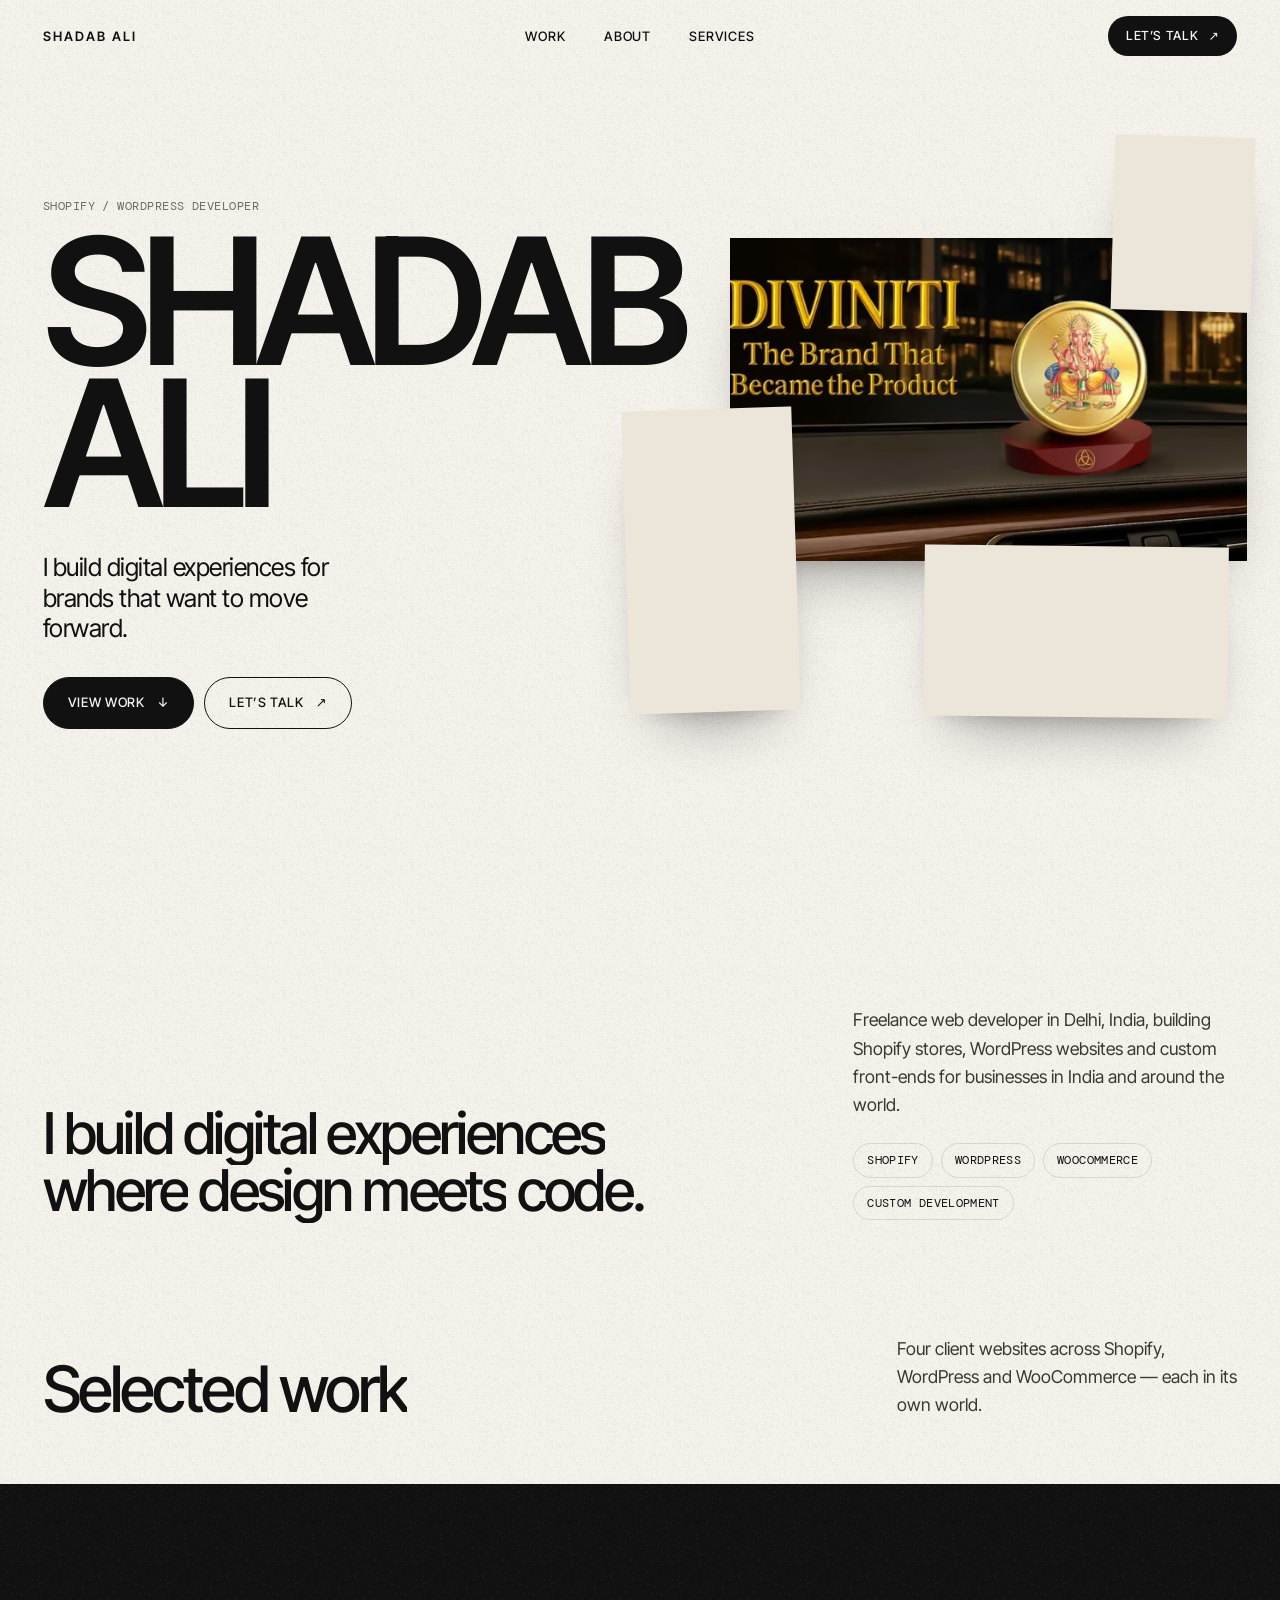
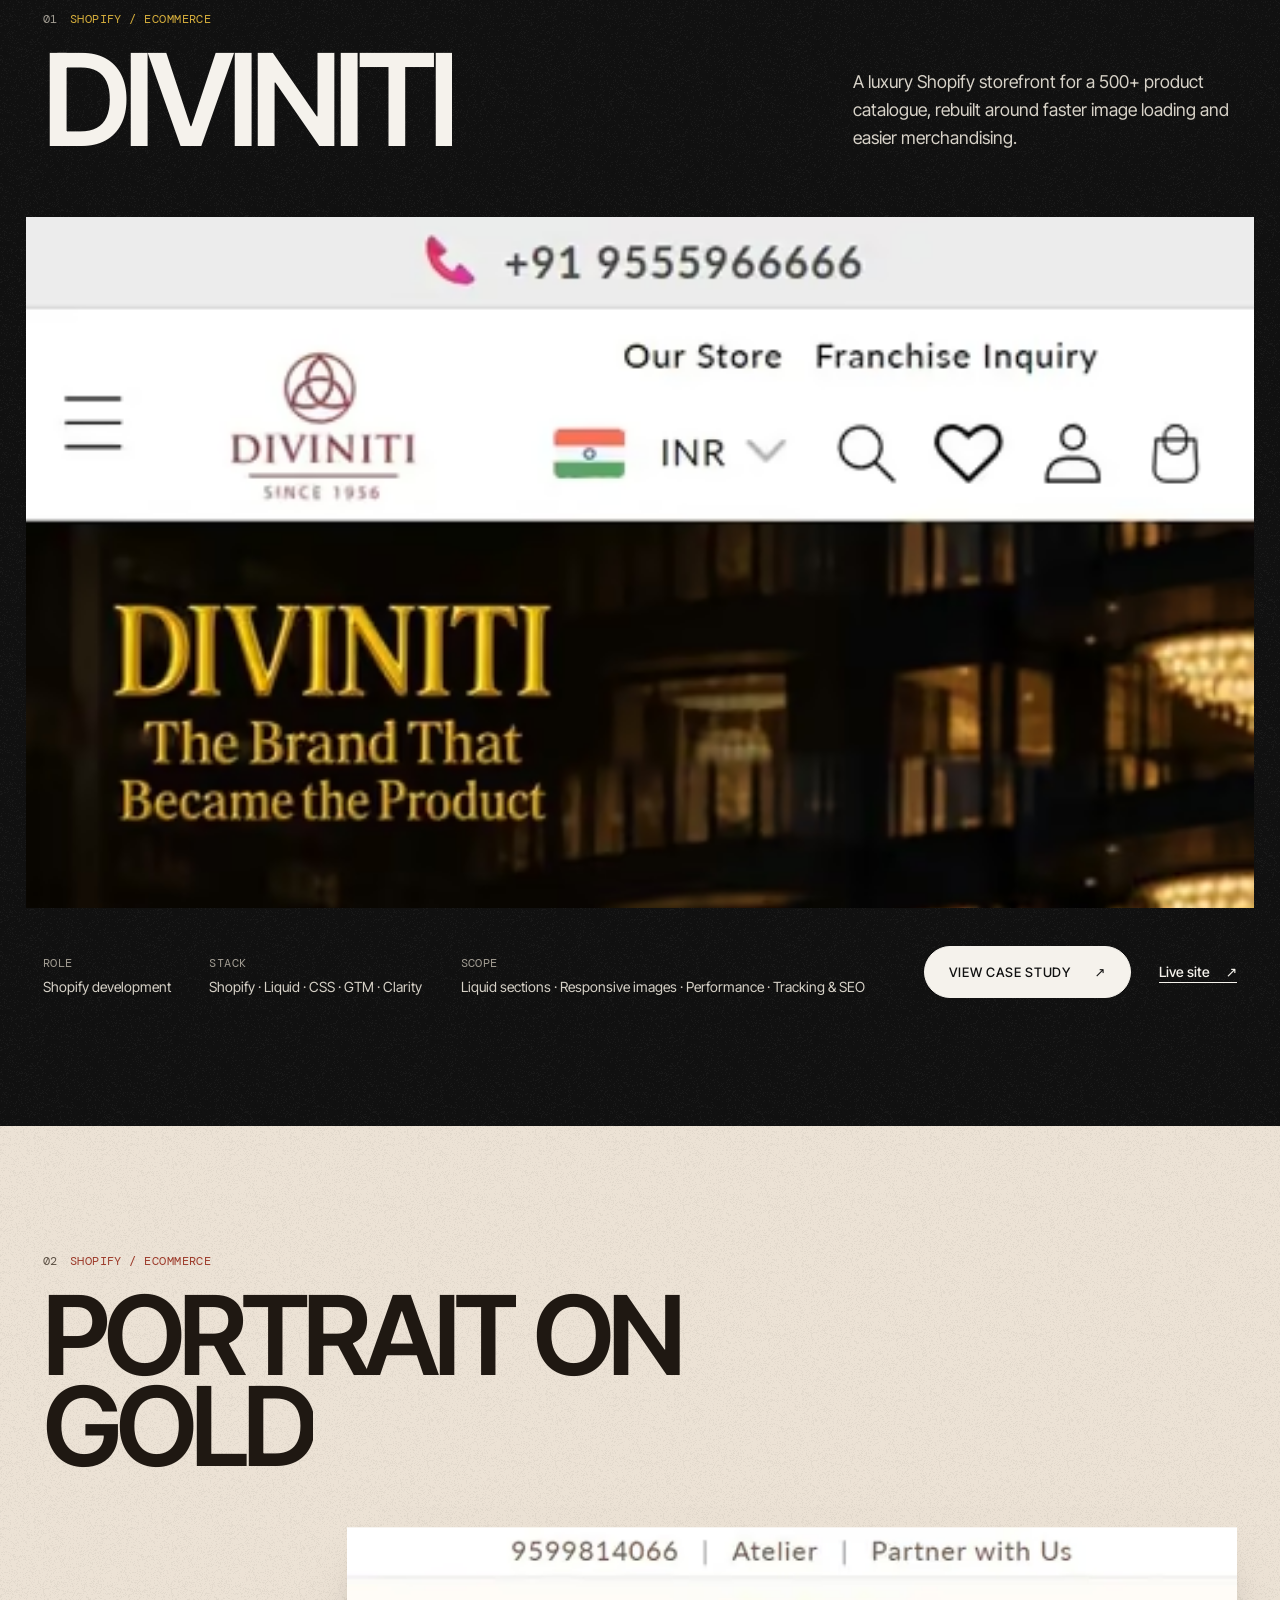
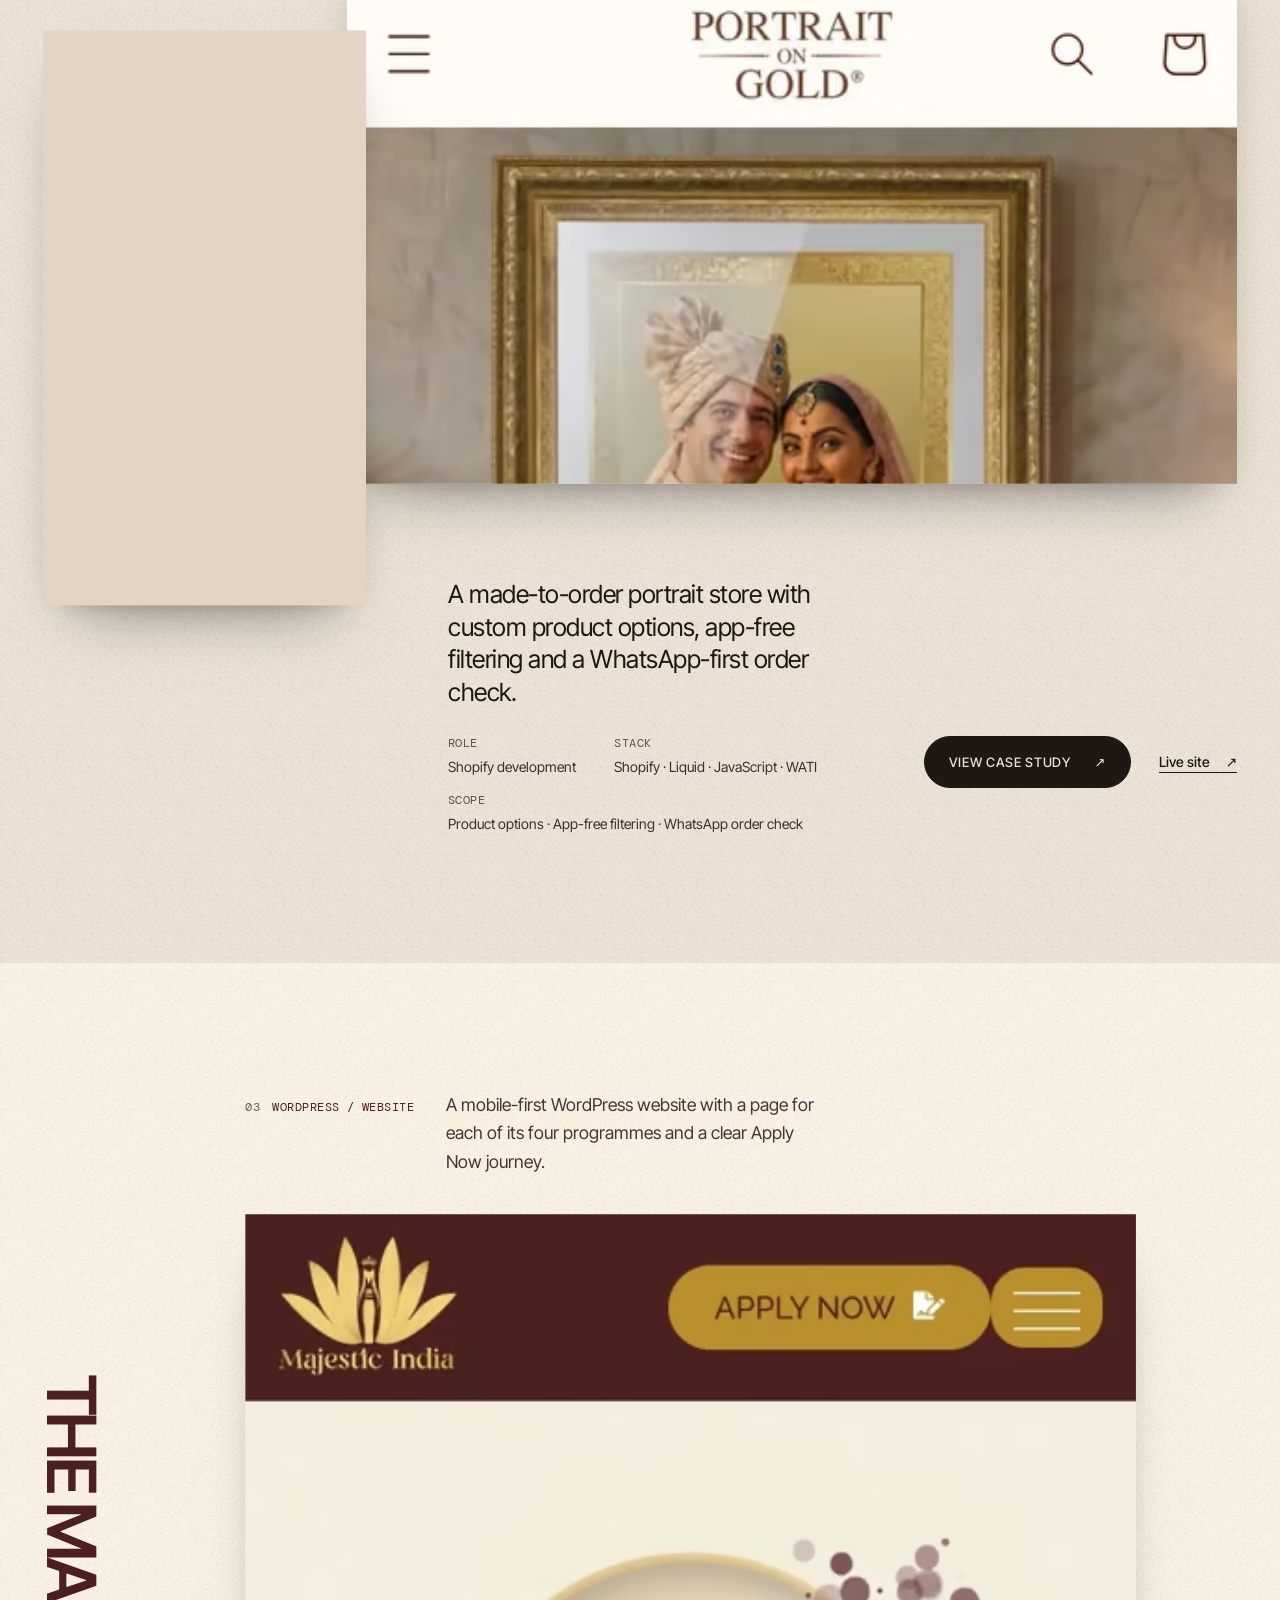
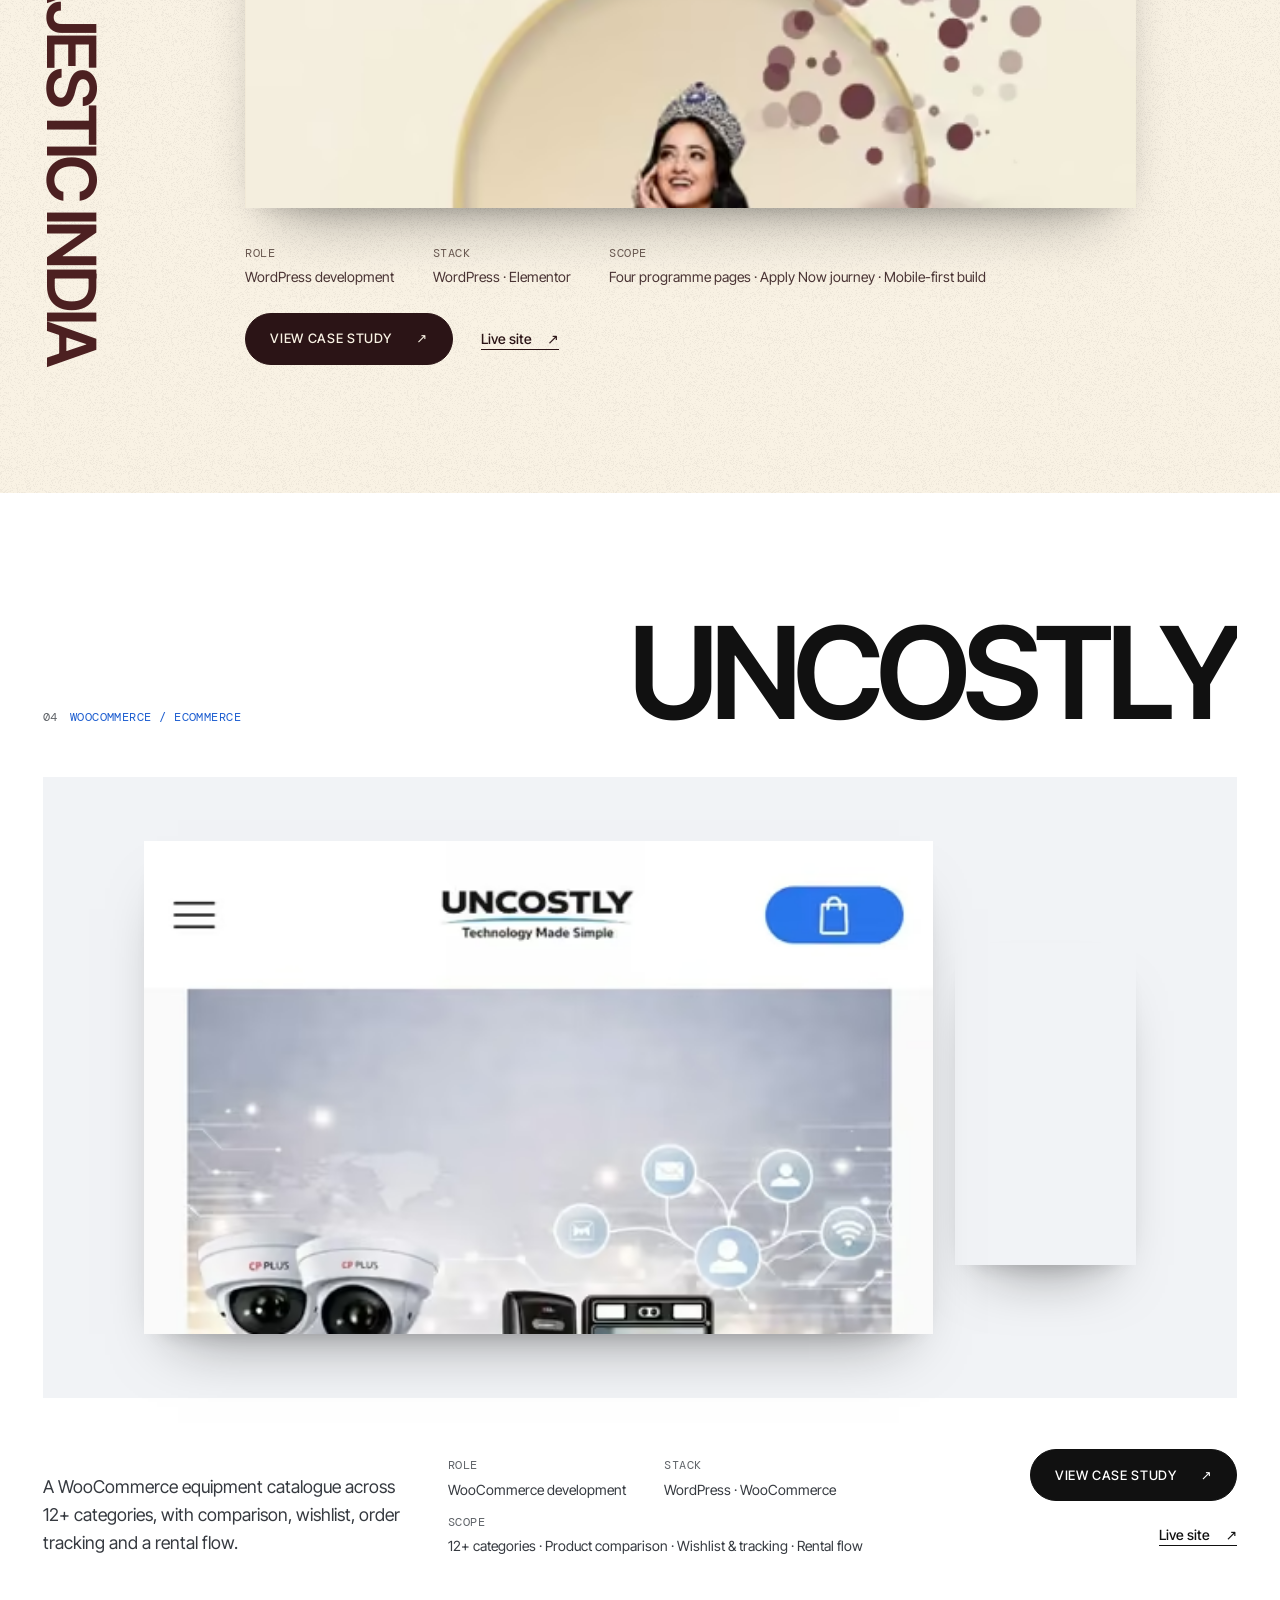
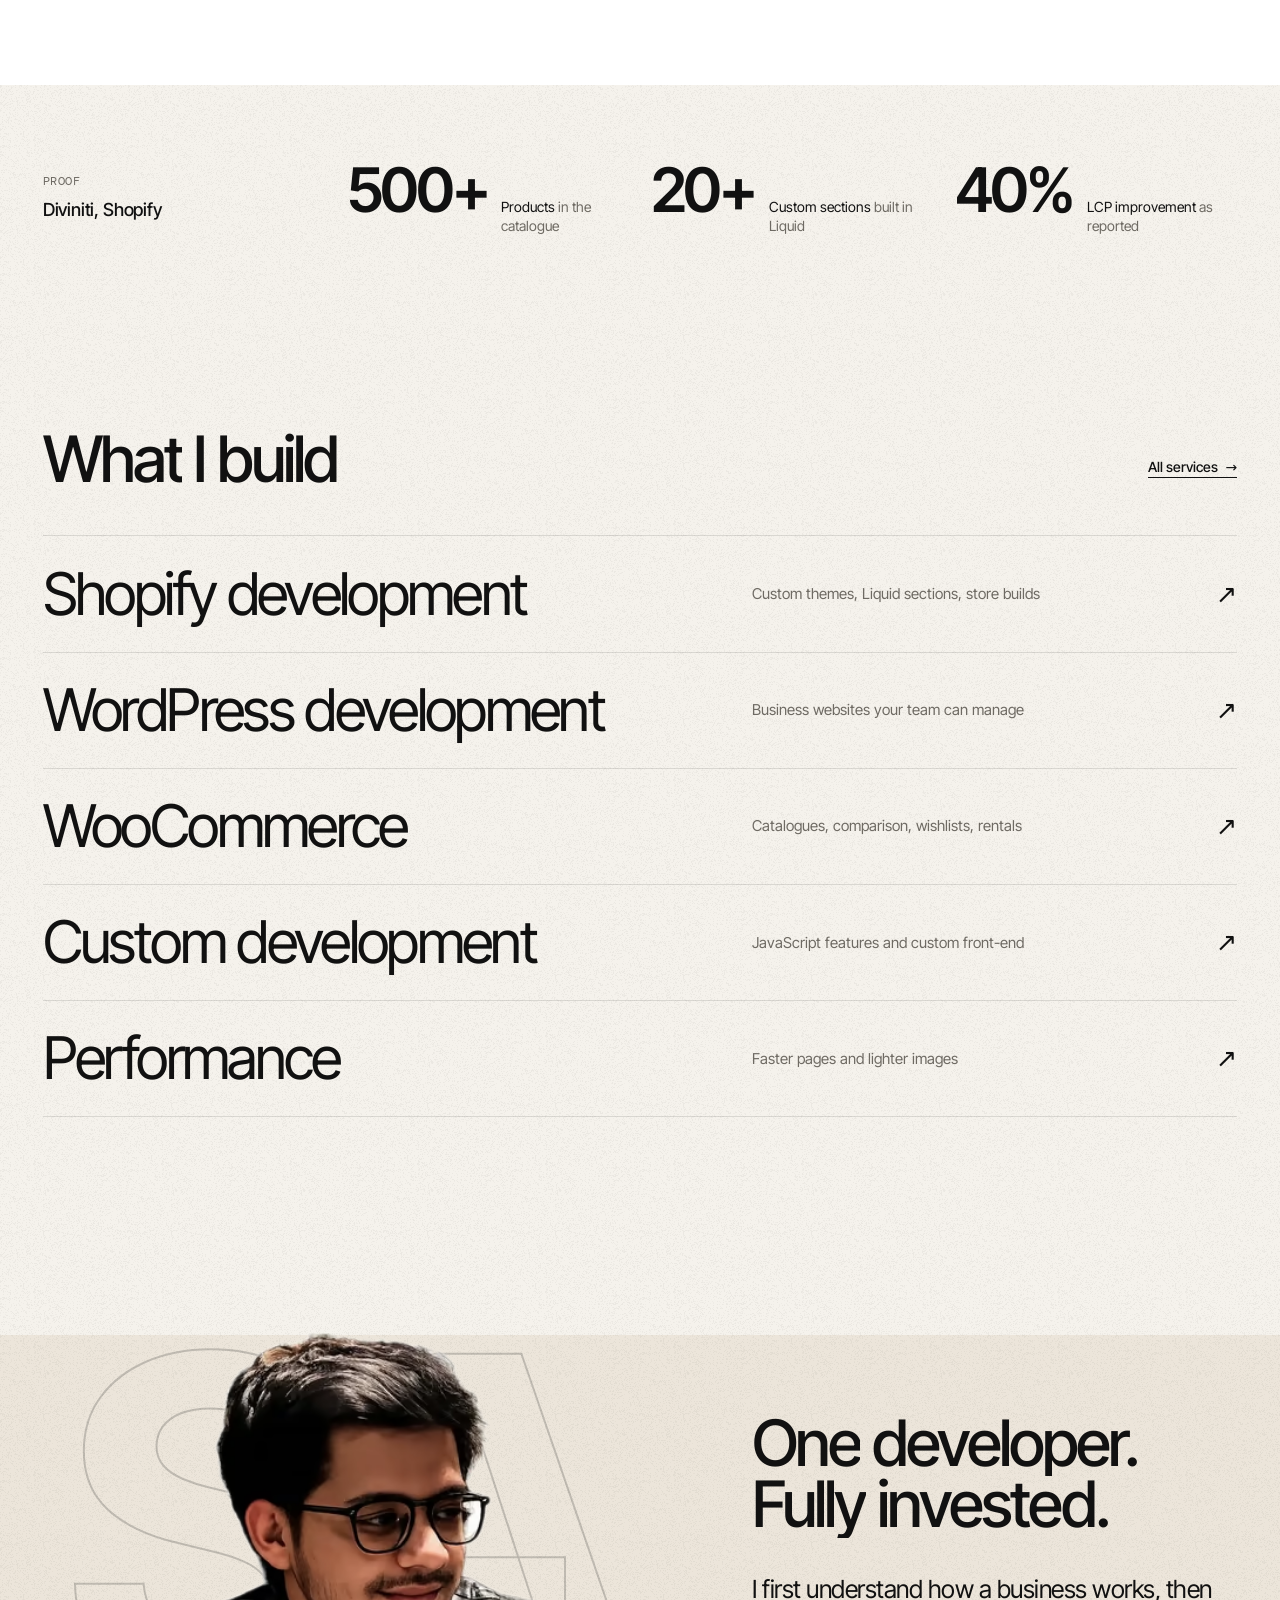
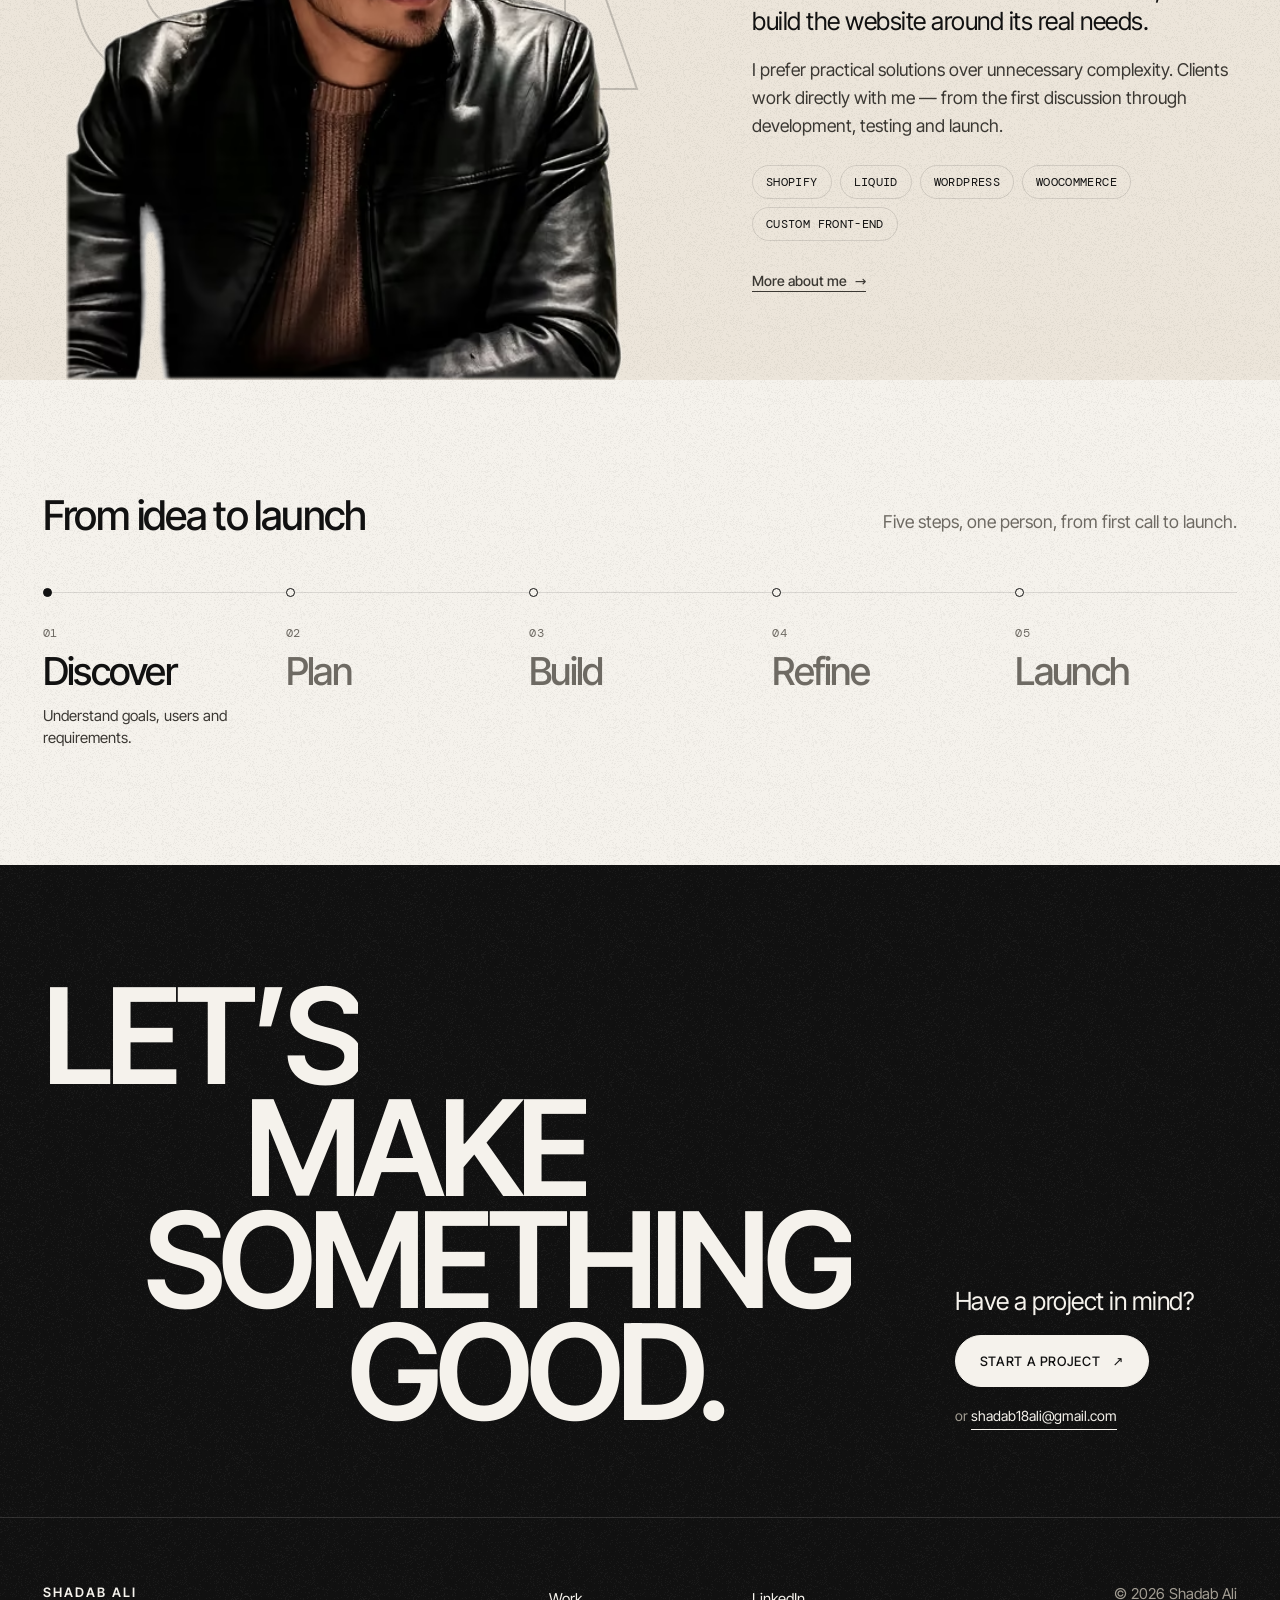
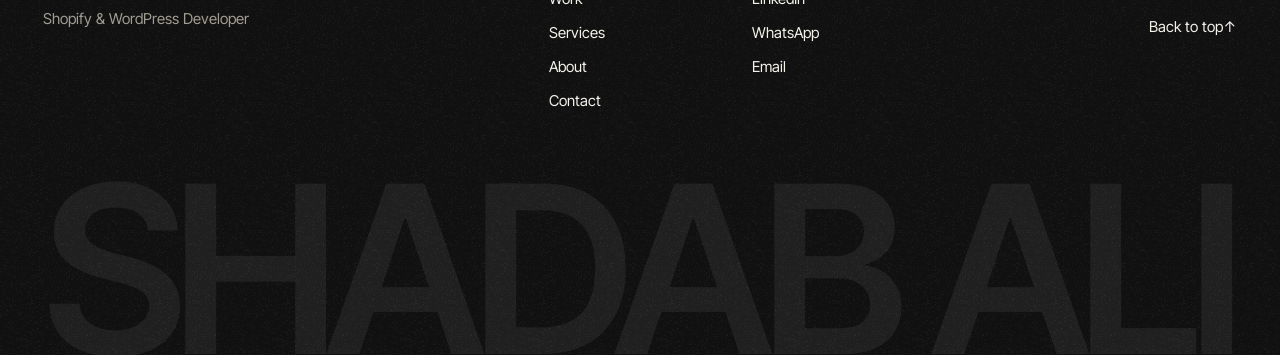
<file: index.html>
<!doctype html>
<html lang="en">
<head>
  <meta charset="utf-8">
  <meta name="viewport" content="width=device-width, initial-scale=1">
  <meta name="theme-color" content="#f5f2ec">
  <title>Shadab Ali — Shopify &amp; WordPress Developer</title>
  <meta name="description" content="Shadab Ali is a freelance Shopify and WordPress developer creating high-performance ecommerce websites and digital experiences for brands.">
  <link rel="canonical" href="https://website-swart-nu-54.vercel.app/">
  <link rel="icon" href="assets/favicon.svg" type="image/svg+xml">
  <link rel="apple-touch-icon" href="assets/apple-touch-icon.png">
  <meta property="og:type" content="website">
  <meta property="og:site_name" content="Shadab Ali">
  <meta property="og:locale" content="en_GB">
  <meta property="og:title" content="Shadab Ali — Shopify &amp; WordPress Developer">
  <meta property="og:description" content="Shadab Ali is a freelance Shopify and WordPress developer creating high-performance ecommerce websites and digital experiences for brands.">
  <meta property="og:url" content="https://website-swart-nu-54.vercel.app/">
  <meta property="og:image" content="https://website-swart-nu-54.vercel.app/assets/og-image.jpg">
  <meta property="og:image:width" content="1200">
  <meta property="og:image:height" content="630">
  <meta property="og:image:alt" content="Shadab Ali — Shopify &amp; WordPress developer, with project work">
  <meta name="twitter:card" content="summary_large_image">
  <meta name="twitter:title" content="Shadab Ali — Shopify &amp; WordPress Developer">
  <meta name="twitter:description" content="Shadab Ali is a freelance Shopify and WordPress developer creating high-performance ecommerce websites and digital experiences for brands.">
  <meta name="twitter:image" content="https://website-swart-nu-54.vercel.app/assets/og-image.jpg">
  <link rel="preload" href="assets/fonts/inter-tight-latin.woff2" as="font" type="font/woff2" crossorigin>
  <link rel="stylesheet" href="site.css">
  <script>document.documentElement.classList.add('js');setTimeout(function(){if(!window.__site)document.documentElement.classList.remove('js')},4000)</script>
  <script src="site.js" defer></script>
  <script type="application/ld+json">{"@context": "https://schema.org", "@graph": [{"@type": "WebSite", "@id": "https://website-swart-nu-54.vercel.app/#website", "url": "https://website-swart-nu-54.vercel.app/", "name": "Shadab Ali", "description": "Portfolio of Shadab Ali, freelance Shopify and WordPress developer.", "inLanguage": "en", "publisher": {"@id": "https://website-swart-nu-54.vercel.app/#person"}}, {"@type": "Person", "@id": "https://website-swart-nu-54.vercel.app/#person", "name": "Shadab Ali", "jobTitle": "Freelance Shopify & WordPress Developer", "url": "https://website-swart-nu-54.vercel.app/", "image": "https://website-swart-nu-54.vercel.app/assets/profile.webp", "email": "mailto:shadab18ali@gmail.com", "address": {"@type": "PostalAddress", "addressLocality": "Delhi", "addressCountry": "IN"}, "sameAs": ["https://linkedin.com/in/shadab-ali-7b0261238"], "knowsAbout": ["Shopify", "Liquid", "WordPress", "WooCommerce", "JavaScript", "Front-end development", "Web performance"]}, {"@type": "ProfessionalService", "@id": "https://website-swart-nu-54.vercel.app/#service", "name": "Shadab Ali — Shopify & WordPress Development", "url": "https://website-swart-nu-54.vercel.app/", "image": "https://website-swart-nu-54.vercel.app/assets/og-image.jpg", "email": "mailto:shadab18ali@gmail.com", "founder": {"@id": "https://website-swart-nu-54.vercel.app/#person"}, "areaServed": "Worldwide", "address": {"@type": "PostalAddress", "addressLocality": "Delhi", "addressCountry": "IN"}, "knowsAbout": ["Shopify development", "WordPress development", "WooCommerce development", "Custom web development", "Website redesign"]}]}</script>
</head>
<body class="page-home">
  <a class="skip-link" href="#main">Skip to content</a>
  <header class="site-header" id="top" data-header>
    <div class="wrap header-inner">
      <a class="brand" href="index.html" aria-label="Shadab Ali, home">Shadab Ali</a>
      <nav class="nav" id="site-nav" aria-label="Main">
        <ul class="nav-list"><li><a href="work.html">Work</a></li><li><a href="about.html">About</a></li><li><a href="services.html">Services</a></li><li class=nav-contact><a href="contact.html">Contact</a></li></ul>
        <a class="nav-cta" href="contact.html">Let’s talk <span class="arrow arrow--up" aria-hidden="true">↗</span></a>
        <p class="nav-extra"><a href="mailto:shadab18ali@gmail.com">shadab18ali@gmail.com</a><a href="https://wa.me/919931394885" target="_blank" rel="noopener noreferrer">WhatsApp +91 99313 94885</a></p>
      </nav>
      <button class="menu-toggle" type="button" aria-expanded="false" aria-controls="site-nav" data-menu-toggle>Menu</button>
    </div>
  </header>

  <main id="main">
    <section class="hero" aria-labelledby="hero-title">
      <div class="wrap hero-grid">
        <p class="label hero-kicker">Shopify / WordPress Developer</p>
        <h1 class="hero-title" id="hero-title"><span class="hero-line"><span>Shadab</span></span> <span class="hero-line"><span>Ali</span></span></h1>
        <p class="hero-lede">I build digital experiences for brands that want to move forward.</p>
        <div class="hero-actions"><a class="button" href="#work">View work <span class="arrow arrow--down" aria-hidden="true">↓</span></a><a class="button button--ghost" href="contact.html">Let’s talk <span class="arrow arrow--up" aria-hidden="true">↗</span></a></div>
        <div class="collage" data-collage aria-hidden="true">
          <a class="piece piece--majestic" href="case-majestic-india.html" data-open-project data-cursor="view" tabindex="-1" aria-hidden="true" style="--d:4"><span class="piece-media"><picture><source media="(max-width: 767px)" srcset="[data-uri]"><source type="image/avif" srcset="assets/work/majestic-tile-360.avif 360w, assets/work/majestic-tile-720.avif 720w" sizes="(max-width: 767px) 1px, 14vw"><img src="assets/work/majestic-tile-720.webp" srcset="assets/work/majestic-tile-360.webp 360w, assets/work/majestic-tile-720.webp 720w" sizes="(max-width: 767px) 1px, 14vw" alt="" width="720" height="900" loading="eager" decoding="async"></picture></span><span class="piece-cap label">The Majestic India</span></a>
          <a class="piece piece--diviniti" href="case-diviniti.html" data-open-project data-cursor="view" tabindex="-1" aria-hidden="true" style="--d:7"><span class="piece-media"><picture><source media="(max-width: 767px)" type="image/avif" srcset="assets/work/diviniti-poster-640.avif 640w, assets/work/diviniti-poster-1230.avif 1230w" sizes="calc(100vw - 32px)" width="1230" height="724"><source media="(max-width: 767px)" type="image/webp" srcset="assets/work/diviniti-poster-640.webp 640w, assets/work/diviniti-poster-1230.webp 1230w" sizes="calc(100vw - 32px)" width="1230" height="724"><source type="image/avif" srcset="assets/work/diviniti-exhibit-960.avif 960w, assets/work/diviniti-exhibit-1440.avif 1440w, assets/work/diviniti-exhibit-1897.avif 1897w" sizes="(max-width: 1023px) 70vw, 40vw"><img src="assets/work/diviniti-exhibit-1897.webp" srcset="assets/work/diviniti-exhibit-960.webp 960w, assets/work/diviniti-exhibit-1440.webp 1440w, assets/work/diviniti-exhibit-1897.webp 1897w" sizes="(max-width: 1023px) 70vw, 40vw" alt="" width="1897" height="1186" loading="eager" decoding="async" fetchpriority="high"></picture></span><span class="piece-cap label">Diviniti</span></a>
          <a class="piece piece--pog" href="case-portrait-on-gold.html" data-open-project data-cursor="view" tabindex="-1" aria-hidden="true" style="--d:11"><span class="piece-media"><picture><source media="(max-width: 767px)" srcset="[data-uri]"><source type="image/avif" srcset="assets/work/pog-phone-480.avif 480w, assets/work/pog-phone-800.avif 800w" sizes="(max-width: 767px) 1px, 15vw"><img src="assets/work/pog-phone-800.webp" srcset="assets/work/pog-phone-480.webp 480w, assets/work/pog-phone-800.webp 800w" sizes="(max-width: 767px) 1px, 15vw" alt="" width="800" height="1422" loading="eager" decoding="async"></picture></span><span class="piece-cap label">Portrait on Gold</span></a>
          <a class="piece piece--uncostly" href="case-uncostly.html" data-open-project data-cursor="view" tabindex="-1" aria-hidden="true" style="--d:9"><span class="piece-media"><picture><source media="(max-width: 767px)" srcset="[data-uri]"><source type="image/avif" srcset="assets/work/uncostly-banner-480.avif 480w, assets/work/uncostly-banner-950.avif 950w" sizes="(max-width: 767px) 1px, 22vw"><img src="assets/work/uncostly-banner-950.webp" srcset="assets/work/uncostly-banner-480.webp 480w, assets/work/uncostly-banner-950.webp 950w" sizes="(max-width: 767px) 1px, 22vw" alt="" width="950" height="534" loading="eager" decoding="async"></picture></span><span class="piece-cap label">Uncostly</span></a>
        </div>
      </div>
    </section>

    <section class="intro" aria-labelledby="intro-title">
      <div class="wrap intro-grid">
        <h2 class="intro-title split" id="intro-title" data-reveal>I build digital experiences where design meets code.</h2>
        <div class="intro-body" data-reveal>
          <p>Freelance web developer in Delhi, India, building Shopify stores, WordPress websites and custom front-ends for businesses in India and around the world.</p>
          <ul class="platforms"><li>Shopify</li><li>WordPress</li><li>WooCommerce</li><li>Custom development</li></ul>
        </div>
      </div>
    </section>

    <section class="work" id="work" aria-labelledby="work-title">
      <div class="wrap work-head">
        <h2 class="h2 split" id="work-title" data-reveal>Selected work</h2>
        <p class="work-lede" data-reveal>Four client websites across Shopify, WordPress and WooCommerce — each in its own world.</p>
      </div>
      <article class="world world--diviniti" id="project-diviniti" aria-labelledby="p-diviniti">
          <div class="wrap world-head"><p class="label world-cat"><span class="world-num">01</span> Shopify / Ecommerce</p><h3 class="world-title split" id="p-diviniti" data-reveal>Diviniti</h3><p class="world-desc">A luxury Shopify storefront for a 500+ product catalogue, rebuilt around faster image loading and easier merchandising.</p></div>
          <div class="world-stage"><a class="world-media" href="case-diviniti.html" data-open-project data-cursor="view" tabindex="-1" aria-hidden="true"><span class="media" data-reveal="clip"><span class="zoom"><picture><source media="(max-width: 767px)" type="image/avif" srcset="assets/work/diviniti-phone-480.avif 480w, assets/work/diviniti-phone-800.avif 800w" sizes="calc(100vw - 32px)" width="800" height="1422"><source media="(max-width: 767px)" type="image/webp" srcset="assets/work/diviniti-phone-480.webp 480w, assets/work/diviniti-phone-800.webp 800w" sizes="calc(100vw - 32px)" width="800" height="1422"><source type="image/avif" srcset="assets/work/diviniti-exhibit-960.avif 960w, assets/work/diviniti-exhibit-1440.avif 1440w, assets/work/diviniti-exhibit-1897.avif 1897w" sizes="(max-width: 767px) calc(100vw - 32px), 96vw"><img src="assets/work/diviniti-exhibit-1897.webp" srcset="assets/work/diviniti-exhibit-960.webp 960w, assets/work/diviniti-exhibit-1440.webp 1440w, assets/work/diviniti-exhibit-1897.webp 1897w" sizes="(max-width: 767px) calc(100vw - 32px), 96vw" alt="Diviniti Shopify storefront homepage" width="1897" height="1186" loading="lazy" decoding="async"></picture></span></span></a></div>
          <div class="wrap world-foot"><dl class="world-meta"><div><dt class="label">Role</dt><dd>Shopify development</dd></div><div><dt class="label">Stack</dt><dd>Shopify · Liquid · CSS · GTM · Clarity</dd></div><div><dt class="label">Scope</dt><dd>Liquid sections · Responsive images · Performance · Tracking & SEO</dd></div></dl><p class="world-links"><a class="button" href="case-diviniti.html" data-open-project data-case-link>View case study<span class="visually-hidden">: Diviniti</span> <span class="arrow arrow--up" aria-hidden="true">↗</span></a><a class="link" href="https://www.diviniti.com" target="_blank" rel="noopener noreferrer">Live site<span class="visually-hidden">: Diviniti</span> <span class="arrow arrow--up" aria-hidden="true">↗</span><span class="visually-hidden"> (opens in a new tab)</span></a></p></div>
      </article>
      <article class="world world--pog" id="project-portrait-on-gold" aria-labelledby="p-portrait-on-gold">
          <div class="wrap world-grid">
            <div class="world-head"><p class="label world-cat"><span class="world-num">02</span> Shopify / Ecommerce</p><h3 class="world-title split" id="p-portrait-on-gold" data-reveal>Portrait on Gold</h3></div>
            <a class="world-media" href="case-portrait-on-gold.html" data-open-project data-cursor="view" tabindex="-1" aria-hidden="true"><span class="media" data-reveal="clip"><picture><source media="(max-width: 767px)" type="image/avif" srcset="assets/work/pog-phone-480.avif 480w, assets/work/pog-phone-800.avif 800w" sizes="calc(100vw - 32px)" width="800" height="1422"><source media="(max-width: 767px)" type="image/webp" srcset="assets/work/pog-phone-480.webp 480w, assets/work/pog-phone-800.webp 800w" sizes="calc(100vw - 32px)" width="800" height="1422"><source type="image/avif" srcset="assets/work/pog-exhibit-960.avif 960w, assets/work/pog-exhibit-1440.avif 1440w, assets/work/pog-exhibit-1911.avif 1911w" sizes="(max-width: 767px) calc(100vw - 32px), 70vw"><img src="assets/work/pog-exhibit-1911.webp" srcset="assets/work/pog-exhibit-960.webp 960w, assets/work/pog-exhibit-1440.webp 1440w, assets/work/pog-exhibit-1911.webp 1911w" sizes="(max-width: 767px) calc(100vw - 32px), 70vw" alt="Portrait on Gold Shopify storefront homepage" width="1911" height="1194" loading="lazy" decoding="async"></picture></span></a>
            <a class="world-phone" href="case-portrait-on-gold.html" data-open-project data-cursor="view" tabindex="-1" aria-hidden="true"><span class="media" data-reveal="clip"><picture><source media="(max-width: 767px)" srcset="[data-uri]"><source type="image/avif" srcset="assets/work/pog-phone-480.avif 480w, assets/work/pog-phone-800.avif 800w" sizes="(max-width: 767px) 1px, 22vw"><img src="assets/work/pog-phone-800.webp" srcset="assets/work/pog-phone-480.webp 480w, assets/work/pog-phone-800.webp 800w" sizes="(max-width: 767px) 1px, 22vw" alt="Portrait on Gold on mobile" width="800" height="1422" loading="lazy" decoding="async"></picture></span></a>
            <div class="world-foot"><p class="world-desc">A made-to-order portrait store with custom product options, app-free filtering and a WhatsApp-first order check.</p><dl class="world-meta"><div><dt class="label">Role</dt><dd>Shopify development</dd></div><div><dt class="label">Stack</dt><dd>Shopify · Liquid · JavaScript · WATI</dd></div><div><dt class="label">Scope</dt><dd>Product options · App-free filtering · WhatsApp order check</dd></div></dl><p class="world-links"><a class="button" href="case-portrait-on-gold.html" data-open-project data-case-link>View case study<span class="visually-hidden">: Portrait on Gold</span> <span class="arrow arrow--up" aria-hidden="true">↗</span></a><a class="link" href="https://www.portraitongold.com" target="_blank" rel="noopener noreferrer">Live site<span class="visually-hidden">: Portrait on Gold</span> <span class="arrow arrow--up" aria-hidden="true">↗</span><span class="visually-hidden"> (opens in a new tab)</span></a></p></div>
          </div>
      </article>
      <article class="world world--majestic" id="project-majestic-india" aria-labelledby="p-majestic-india">
          <div class="wrap world-grid">
            <h3 class="world-title split" id="p-majestic-india" data-reveal>The Majestic India</h3>
            <div class="world-top"><p class="label world-cat"><span class="world-num">03</span> WordPress / Website</p><p class="world-desc">A mobile-first WordPress website with a page for each of its four programmes and a clear Apply Now journey.</p></div>
            <a class="world-media" href="case-majestic-india.html" data-open-project data-cursor="view" tabindex="-1" aria-hidden="true"><span class="media" data-reveal="clip"><picture><source media="(max-width: 767px)" type="image/avif" srcset="assets/work/majestic-phone-480.avif 480w, assets/work/majestic-phone-800.avif 800w" sizes="calc(100vw - 32px)" width="800" height="1422"><source media="(max-width: 767px)" type="image/webp" srcset="assets/work/majestic-phone-480.webp 480w, assets/work/majestic-phone-800.webp 800w" sizes="calc(100vw - 32px)" width="800" height="1422"><source type="image/avif" srcset="assets/work/majestic-exhibit-960.avif 960w, assets/work/majestic-exhibit-1440.avif 1440w, assets/work/majestic-exhibit-1897.avif 1897w" sizes="(max-width: 767px) calc(100vw - 32px), 76vw"><img src="assets/work/majestic-exhibit-1897.webp" srcset="assets/work/majestic-exhibit-960.webp 960w, assets/work/majestic-exhibit-1440.webp 1440w, assets/work/majestic-exhibit-1897.webp 1897w" sizes="(max-width: 767px) calc(100vw - 32px), 76vw" alt="The Majestic India WordPress website homepage" width="1897" height="1186" loading="lazy" decoding="async"></picture></span></a>
            <div class="world-foot"><dl class="world-meta"><div><dt class="label">Role</dt><dd>WordPress development</dd></div><div><dt class="label">Stack</dt><dd>WordPress · Elementor</dd></div><div><dt class="label">Scope</dt><dd>Four programme pages · Apply Now journey · Mobile-first build</dd></div></dl><p class="world-links"><a class="button" href="case-majestic-india.html" data-open-project data-case-link>View case study<span class="visually-hidden">: The Majestic India</span> <span class="arrow arrow--up" aria-hidden="true">↗</span></a><a class="link" href="https://themajesticindia.com" target="_blank" rel="noopener noreferrer">Live site<span class="visually-hidden">: The Majestic India</span> <span class="arrow arrow--up" aria-hidden="true">↗</span><span class="visually-hidden"> (opens in a new tab)</span></a></p></div>
          </div>
      </article>
      <article class="world world--uncostly" id="project-uncostly" aria-labelledby="p-uncostly">
          <div class="wrap world-head"><p class="label world-cat"><span class="world-num">04</span> WooCommerce / Ecommerce</p><h3 class="world-title split" id="p-uncostly" data-reveal>Uncostly</h3></div>
          <div class="wrap"><div class="world-panel">
            <a class="world-phone" href="case-uncostly.html" data-open-project data-cursor="view" tabindex="-1" aria-hidden="true"><span class="media" data-reveal="clip"><picture><source media="(max-width: 767px)" srcset="[data-uri]"><source type="image/avif" srcset="assets/work/uncostly-phone-480.avif 480w, assets/work/uncostly-phone-800.avif 800w" sizes="(max-width: 767px) 1px, 22vw"><img src="assets/work/uncostly-phone-800.webp" srcset="assets/work/uncostly-phone-480.webp 480w, assets/work/uncostly-phone-800.webp 800w" sizes="(max-width: 767px) 1px, 22vw" alt="Uncostly on mobile" width="800" height="1422" loading="lazy" decoding="async"></picture></span></a>
            <a class="world-media" href="case-uncostly.html" data-open-project data-cursor="view" tabindex="-1" aria-hidden="true"><span class="media" data-reveal="clip"><picture><source media="(max-width: 767px)" type="image/avif" srcset="assets/work/uncostly-phone-480.avif 480w, assets/work/uncostly-phone-800.avif 800w" sizes="calc(100vw - 32px)" width="800" height="1422"><source media="(max-width: 767px)" type="image/webp" srcset="assets/work/uncostly-phone-480.webp 480w, assets/work/uncostly-phone-800.webp 800w" sizes="calc(100vw - 32px)" width="800" height="1422"><source type="image/avif" srcset="assets/work/uncostly-exhibit-960.avif 960w, assets/work/uncostly-exhibit-1440.avif 1440w, assets/work/uncostly-exhibit-1897.avif 1897w" sizes="(max-width: 767px) calc(100vw - 32px), 64vw"><img src="assets/work/uncostly-exhibit-1897.webp" srcset="assets/work/uncostly-exhibit-960.webp 960w, assets/work/uncostly-exhibit-1440.webp 1440w, assets/work/uncostly-exhibit-1897.webp 1897w" sizes="(max-width: 767px) calc(100vw - 32px), 64vw" alt="Uncostly WooCommerce catalogue homepage" width="1897" height="1186" loading="lazy" decoding="async"></picture></span></a>
          </div></div>
          <div class="wrap world-foot"><p class="world-desc">A WooCommerce equipment catalogue across 12+ categories, with comparison, wishlist, order tracking and a rental flow.</p><dl class="world-meta"><div><dt class="label">Role</dt><dd>WooCommerce development</dd></div><div><dt class="label">Stack</dt><dd>WordPress · WooCommerce</dd></div><div><dt class="label">Scope</dt><dd>12+ categories · Product comparison · Wishlist & tracking · Rental flow</dd></div></dl><p class="world-links"><a class="button" href="case-uncostly.html" data-open-project data-case-link>View case study<span class="visually-hidden">: Uncostly</span> <span class="arrow arrow--up" aria-hidden="true">↗</span></a><a class="link" href="https://uncostly.in" target="_blank" rel="noopener noreferrer">Live site<span class="visually-hidden">: Uncostly</span> <span class="arrow arrow--up" aria-hidden="true">↗</span><span class="visually-hidden"> (opens in a new tab)</span></a></p></div>
      </article>
    </section>

    <section class="proof" aria-labelledby="proof-title">
      <div class="wrap proof-inner" data-reveal>
        <h2 class="proof-title" id="proof-title"><span class="label">Proof</span>Diviniti, Shopify</h2>
        <ul class="proof-list"><li><strong class="proof-num">500+</strong><span class="proof-label">Products<span class="muted"> in the catalogue</span></span></li><li><strong class="proof-num">20+</strong><span class="proof-label">Custom sections<span class="muted"> built in Liquid</span></span></li><li><strong class="proof-num">40%</strong><span class="proof-label">LCP improvement<span class="muted"> as reported</span></span></li></ul>
      </div>
    </section>

    <section class="services" aria-labelledby="services-title">
      <div class="wrap">
        <div class="services-head"><h2 class="h2 split" id="services-title" data-reveal>What I build</h2><a class="link" href="services.html">All services <span class="arrow" aria-hidden="true">→</span></a></div>
        <ul class="svc-list" data-svc-list><li><a class="svc" href="services.html#shopify" data-preview="assets/work/diviniti-exhibit-960.webp"><span class="svc-title">Shopify development</span><span class="svc-desc">Custom themes, Liquid sections, store builds</span><span class="svc-arrow" aria-hidden="true">↗</span></a></li><li><a class="svc" href="services.html#wordpress" data-preview="assets/work/majestic-exhibit-960.webp"><span class="svc-title">WordPress development</span><span class="svc-desc">Business websites your team can manage</span><span class="svc-arrow" aria-hidden="true">↗</span></a></li><li><a class="svc" href="services.html#wordpress" data-preview="assets/work/uncostly-exhibit-960.webp"><span class="svc-title">WooCommerce</span><span class="svc-desc">Catalogues, comparison, wishlists, rentals</span><span class="svc-arrow" aria-hidden="true">↗</span></a></li><li><a class="svc" href="services.html#custom" data-preview="assets/work/pog-exhibit-960.webp"><span class="svc-title">Custom development</span><span class="svc-desc">JavaScript features and custom front-end</span><span class="svc-arrow" aria-hidden="true">↗</span></a></li><li><a class="svc" href="services.html#redesign" data-preview="assets/work/diviniti-poster-640.webp"><span class="svc-title">Performance</span><span class="svc-desc">Faster pages and lighter images</span><span class="svc-arrow" aria-hidden="true">↗</span></a></li></ul>
      </div>
      <div class="svc-preview" aria-hidden="true" data-svc-preview><img alt="" width="960" height="600"></div>
    </section>

    <section class="about-band" aria-labelledby="about-title">
      <div class="wrap about-grid">
        <figure class="about-figure">
          <span class="monogram" aria-hidden="true"></span>
          <span class="about-portrait"><picture><source type="image/avif" srcset="assets/work/profile-480.avif 480w, assets/work/profile-900.avif 900w" sizes="(max-width: 767px) 80vw, 36vw"><img src="assets/work/profile-900.webp" srcset="assets/work/profile-480.webp 480w, assets/work/profile-900.webp 900w" sizes="(max-width: 767px) 80vw, 36vw" alt="Portrait of Shadab Ali" width="900" height="1046" loading="lazy" decoding="async"></picture></span>
        </figure>
        <div class="about-copy">
          <h2 class="h2 split" id="about-title" data-reveal><span class="line">One developer.</span> <span class="line">Fully invested.</span></h2>
          <div class="about-text" data-reveal>
            <p class="lead">I first understand how a business works, then build the website around its real needs.</p>
            <p>I prefer practical solutions over unnecessary complexity. Clients work directly with me — from the first discussion through development, testing and launch.</p>
            <ul class="skills" aria-label="Skills"><li>Shopify</li><li>Liquid</li><li>WordPress</li><li>WooCommerce</li><li>Custom front-end</li></ul>
            <a class="link" href="about.html">More about me <span class="arrow" aria-hidden="true">→</span></a>
          </div>
        </div>
      </div>
    </section>

    <section class="process" aria-labelledby="process-title">
      <div class="wrap">
        <div class="process-head"><h2 class="h3" id="process-title">From idea to launch</h2><p class="muted">Five steps, one person, from first call to launch.</p></div>
        <ol class="flow" data-flow tabindex="0" aria-label="Process: discover, plan, build, refine, launch"><li class="flow-step is-active"><span class="label flow-num">01</span><h3 class="flow-name">Discover</h3><p class="flow-text">Understand goals, users and requirements.</p></li><li class="flow-step"><span class="label flow-num">02</span><h3 class="flow-name">Plan</h3><p class="flow-text">Define architecture, content and technical direction.</p></li><li class="flow-step"><span class="label flow-num">03</span><h3 class="flow-name">Build</h3><p class="flow-text">Develop the experience cleanly and responsively.</p></li><li class="flow-step"><span class="label flow-num">04</span><h3 class="flow-name">Refine</h3><p class="flow-text">Test performance, responsiveness and usability.</p></li><li class="flow-step"><span class="label flow-num">05</span><h3 class="flow-name">Launch</h3><p class="flow-text">Deploy and hand over the finished product.</p></li></ol>
      </div>
    </section>

    <section class="final theme-dark" aria-labelledby="final-title">
      <div class="wrap final-grid">
        <h2 class="final-title" id="final-title"><span class="line split" data-reveal>Let’s</span> <span class="line split" data-reveal>make</span> <span class="line split" data-reveal>something</span> <span class="line split" data-reveal>good.</span></h2>
        <div class="final-side" data-reveal>
          <p class="final-kicker">Have a project in mind?</p>
          <a class="button button--light" href="contact.html">Start a project <span class="arrow arrow--up" aria-hidden="true">↗</span></a>
          <p class="final-direct">or <a href="mailto:shadab18ali@gmail.com">shadab18ali@gmail.com</a></p>
        </div>
      </div>
    </section>
  </main>

  <footer class="site-footer theme-dark">
    <div class="wrap">
      <div class="footer-grid">
        <div class="footer-id"><p class="footer-brand">Shadab Ali</p><p class="muted">Shopify &amp; WordPress Developer</p></div>
        <nav class="footer-links" aria-label="Footer"><a href="work.html">Work</a><a href="services.html">Services</a><a href="about.html">About</a><a href="contact.html">Contact</a></nav>
        <div class="footer-links"><a href="https://linkedin.com/in/shadab-ali-7b0261238" target="_blank" rel="noopener noreferrer">LinkedIn<span class="visually-hidden"> (opens in a new tab)</span></a><a href="https://wa.me/919931394885" target="_blank" rel="noopener noreferrer">WhatsApp<span class="visually-hidden"> (opens WhatsApp)</span></a><a href="mailto:shadab18ali@gmail.com">Email</a></div>
        <div class="footer-end"><p class="muted">© <span data-year>2026</span> Shadab Ali</p><a class="footer-top" href="#top">Back to top <span aria-hidden="true">↑</span></a></div>
      </div>
      <div class="footer-mark-wrap" aria-hidden="true"><p class="footer-mark">Shadab Ali</p></div>
    </div>
  </footer>
</body>
</html>
</file>
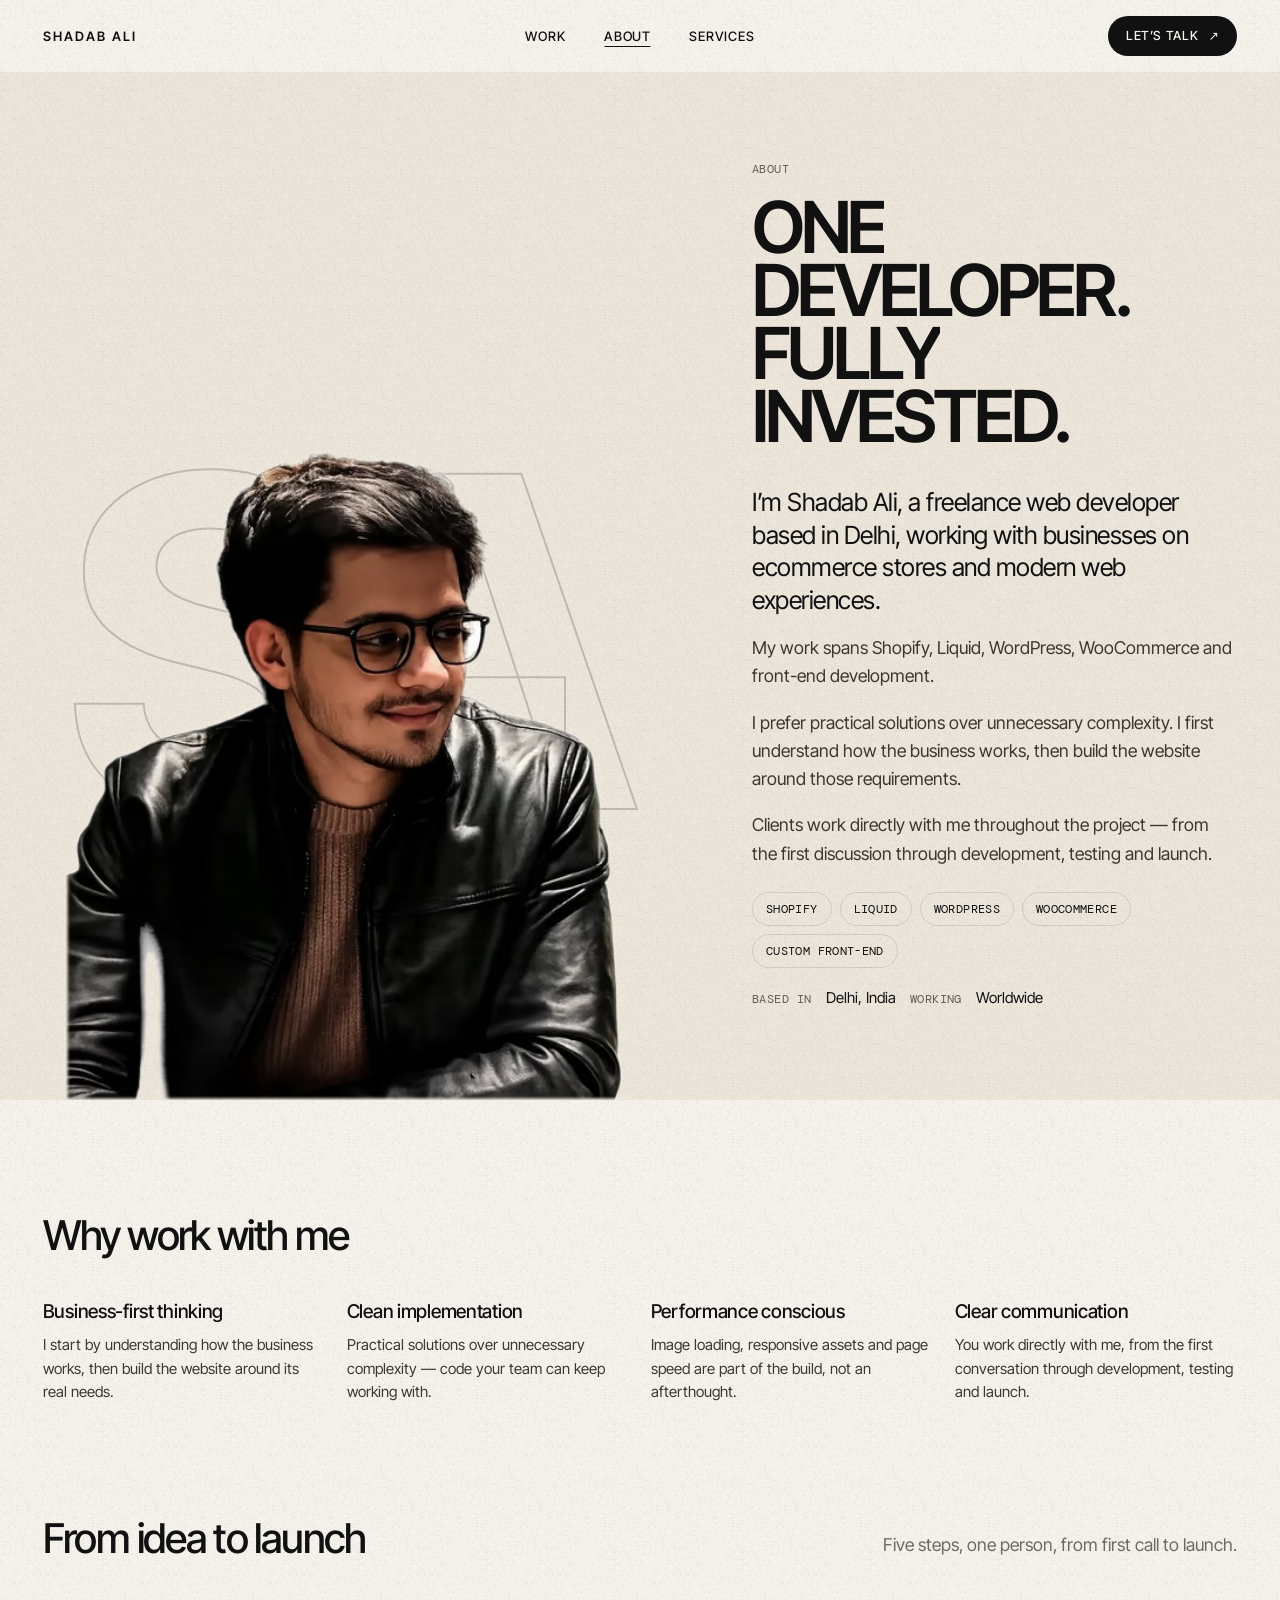
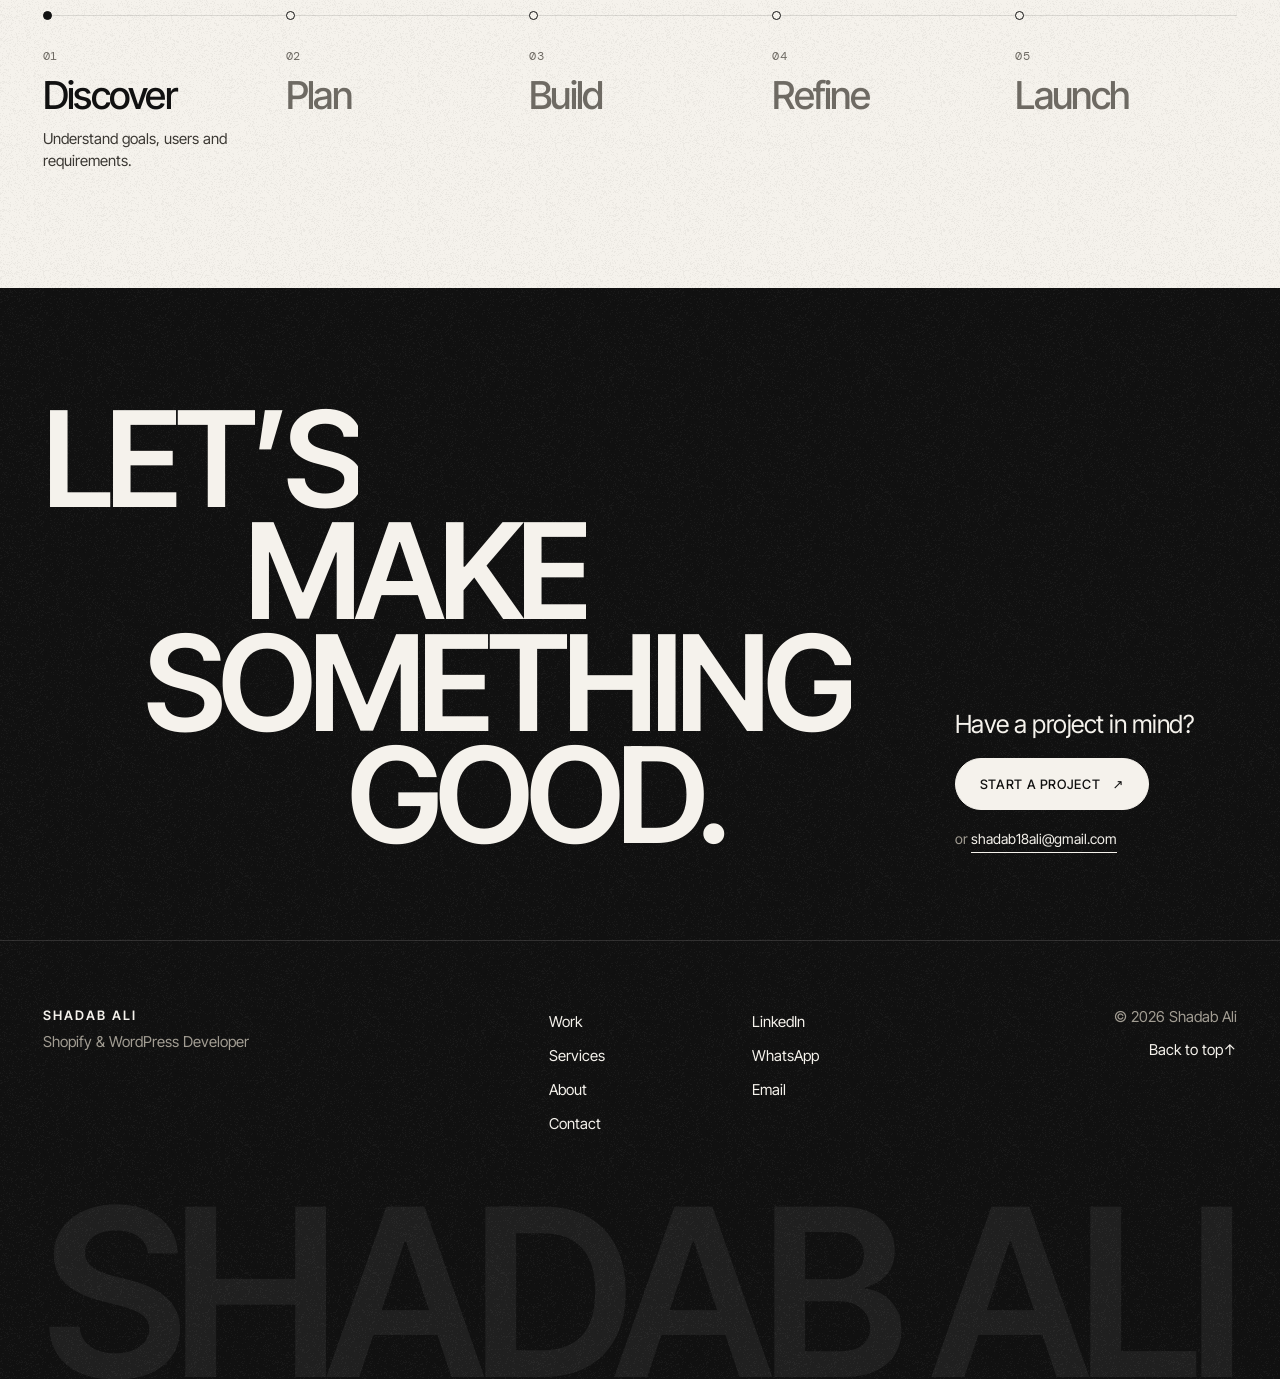
<file: about.html>
<!doctype html>
<html lang="en">
<head>
  <meta charset="utf-8">
  <meta name="viewport" content="width=device-width, initial-scale=1">
  <meta name="theme-color" content="#f5f2ec">
  <title>About Shadab Ali — Freelance Web Developer in Delhi</title>
  <meta name="description" content="Shadab Ali is a freelance web developer in Delhi, working with businesses worldwide on Shopify, WordPress, WooCommerce and front-end projects.">
  <link rel="canonical" href="https://website-swart-nu-54.vercel.app/about.html">
  <link rel="icon" href="assets/favicon.svg" type="image/svg+xml">
  <link rel="apple-touch-icon" href="assets/apple-touch-icon.png">
  <meta property="og:type" content="website">
  <meta property="og:site_name" content="Shadab Ali">
  <meta property="og:locale" content="en_GB">
  <meta property="og:title" content="About Shadab Ali — Freelance Web Developer in Delhi">
  <meta property="og:description" content="Shadab Ali is a freelance web developer in Delhi, working with businesses worldwide on Shopify, WordPress, WooCommerce and front-end projects.">
  <meta property="og:url" content="https://website-swart-nu-54.vercel.app/about.html">
  <meta property="og:image" content="https://website-swart-nu-54.vercel.app/assets/og-image.jpg">
  <meta property="og:image:width" content="1200">
  <meta property="og:image:height" content="630">
  <meta property="og:image:alt" content="Shadab Ali — Shopify &amp; WordPress developer, with project work">
  <meta name="twitter:card" content="summary_large_image">
  <meta name="twitter:title" content="About Shadab Ali — Freelance Web Developer in Delhi">
  <meta name="twitter:description" content="Shadab Ali is a freelance web developer in Delhi, working with businesses worldwide on Shopify, WordPress, WooCommerce and front-end projects.">
  <meta name="twitter:image" content="https://website-swart-nu-54.vercel.app/assets/og-image.jpg">
  <link rel="preload" href="assets/fonts/inter-tight-latin.woff2" as="font" type="font/woff2" crossorigin>
  <link rel="stylesheet" href="site.css">
  <script>document.documentElement.classList.add('js');setTimeout(function(){if(!window.__site)document.documentElement.classList.remove('js')},4000)</script>
  <script src="site.js" defer></script>
</head>
<body class="page-about">
  <a class="skip-link" href="#main">Skip to content</a>
  <header class="site-header" id="top" data-header>
    <div class="wrap header-inner">
      <a class="brand" href="index.html" aria-label="Shadab Ali, home">Shadab Ali</a>
      <nav class="nav" id="site-nav" aria-label="Main">
        <ul class="nav-list"><li><a href="work.html">Work</a></li><li><a href="about.html" aria-current="page">About</a></li><li><a href="services.html">Services</a></li><li class=nav-contact><a href="contact.html">Contact</a></li></ul>
        <a class="nav-cta" href="contact.html">Let’s talk <span class="arrow arrow--up" aria-hidden="true">↗</span></a>
        <p class="nav-extra"><a href="mailto:shadab18ali@gmail.com">shadab18ali@gmail.com</a><a href="https://wa.me/919931394885" target="_blank" rel="noopener noreferrer">WhatsApp +91 99313 94885</a></p>
      </nav>
      <button class="menu-toggle" type="button" aria-expanded="false" aria-controls="site-nav" data-menu-toggle>Menu</button>
    </div>
  </header>

  <main id="main">
    <section class="about-band about-band--page" aria-labelledby="page-title">
      <div class="wrap about-grid">
        <figure class="about-figure">
          <span class="monogram" aria-hidden="true"></span>
          <span class="about-portrait"><picture><source type="image/avif" srcset="assets/work/profile-480.avif 480w, assets/work/profile-900.avif 900w" sizes="(max-width: 767px) 80vw, 36vw"><img src="assets/work/profile-900.webp" srcset="assets/work/profile-480.webp 480w, assets/work/profile-900.webp 900w" sizes="(max-width: 767px) 80vw, 36vw" alt="Portrait of Shadab Ali" width="900" height="1046" loading="eager" decoding="async"></picture></span>
        </figure>
        <div class="about-copy">
          <p class="label page-kicker">About</p>
          <h1 class="h1 split" id="page-title" data-reveal><span class="line">One developer.</span> <span class="line">Fully invested.</span></h1>
          <div class="about-text" data-reveal>
            <p class="lead">I’m Shadab Ali, a freelance web developer based in Delhi, working with businesses on ecommerce stores and modern web experiences.</p>
            <p>My work spans Shopify, Liquid, WordPress, WooCommerce and front-end development.</p>
            <p>I prefer practical solutions over unnecessary complexity. I first understand how the business works, then build the website around those requirements.</p>
            <p>Clients work directly with me throughout the project — from the first discussion through development, testing and launch.</p>
            <ul class="skills" aria-label="Skills"><li>Shopify</li><li>Liquid</li><li>WordPress</li><li>WooCommerce</li><li>Custom front-end</li></ul>
            <p class="about-where"><span class="label">Based in</span> Delhi, India <span class="label">Working</span> Worldwide</p>
          </div>
        </div>
      </div>
    </section>

    <section class="why" aria-labelledby="why-title">
      <div class="wrap">
        <h2 class="h3" id="why-title">Why work with me</h2>
        <ul class="why-list"><li class="why-item" data-reveal><h3 class="why-title">Business-first thinking</h3><p>I start by understanding how the business works, then build the website around its real needs.</p></li><li class="why-item" data-reveal><h3 class="why-title">Clean implementation</h3><p>Practical solutions over unnecessary complexity — code your team can keep working with.</p></li><li class="why-item" data-reveal><h3 class="why-title">Performance conscious</h3><p>Image loading, responsive assets and page speed are part of the build, not an afterthought.</p></li><li class="why-item" data-reveal><h3 class="why-title">Clear communication</h3><p>You work directly with me, from the first conversation through development, testing and launch.</p></li></ul>
      </div>
    </section>

    <section class="process" aria-labelledby="process-title">
      <div class="wrap">
        <div class="process-head"><h2 class="h3" id="process-title">From idea to launch</h2><p class="muted">Five steps, one person, from first call to launch.</p></div>
        <ol class="flow" data-flow tabindex="0" aria-label="Process: discover, plan, build, refine, launch"><li class="flow-step is-active"><span class="label flow-num">01</span><h3 class="flow-name">Discover</h3><p class="flow-text">Understand goals, users and requirements.</p></li><li class="flow-step"><span class="label flow-num">02</span><h3 class="flow-name">Plan</h3><p class="flow-text">Define architecture, content and technical direction.</p></li><li class="flow-step"><span class="label flow-num">03</span><h3 class="flow-name">Build</h3><p class="flow-text">Develop the experience cleanly and responsively.</p></li><li class="flow-step"><span class="label flow-num">04</span><h3 class="flow-name">Refine</h3><p class="flow-text">Test performance, responsiveness and usability.</p></li><li class="flow-step"><span class="label flow-num">05</span><h3 class="flow-name">Launch</h3><p class="flow-text">Deploy and hand over the finished product.</p></li></ol>
      </div>
    </section>

    <section class="final theme-dark" aria-labelledby="final-title">
      <div class="wrap final-grid">
        <h2 class="final-title" id="final-title"><span class="line split" data-reveal>Let’s</span> <span class="line split" data-reveal>make</span> <span class="line split" data-reveal>something</span> <span class="line split" data-reveal>good.</span></h2>
        <div class="final-side" data-reveal>
          <p class="final-kicker">Have a project in mind?</p>
          <a class="button button--light" href="contact.html">Start a project <span class="arrow arrow--up" aria-hidden="true">↗</span></a>
          <p class="final-direct">or <a href="mailto:shadab18ali@gmail.com">shadab18ali@gmail.com</a></p>
        </div>
      </div>
    </section>
  </main>

  <footer class="site-footer theme-dark">
    <div class="wrap">
      <div class="footer-grid">
        <div class="footer-id"><p class="footer-brand">Shadab Ali</p><p class="muted">Shopify &amp; WordPress Developer</p></div>
        <nav class="footer-links" aria-label="Footer"><a href="work.html">Work</a><a href="services.html">Services</a><a href="about.html">About</a><a href="contact.html">Contact</a></nav>
        <div class="footer-links"><a href="https://linkedin.com/in/shadab-ali-7b0261238" target="_blank" rel="noopener noreferrer">LinkedIn<span class="visually-hidden"> (opens in a new tab)</span></a><a href="https://wa.me/919931394885" target="_blank" rel="noopener noreferrer">WhatsApp<span class="visually-hidden"> (opens WhatsApp)</span></a><a href="mailto:shadab18ali@gmail.com">Email</a></div>
        <div class="footer-end"><p class="muted">© <span data-year>2026</span> Shadab Ali</p><a class="footer-top" href="#top">Back to top <span aria-hidden="true">↑</span></a></div>
      </div>
      <div class="footer-mark-wrap" aria-hidden="true"><p class="footer-mark">Shadab Ali</p></div>
    </div>
  </footer>
</body>
</html>
</file>
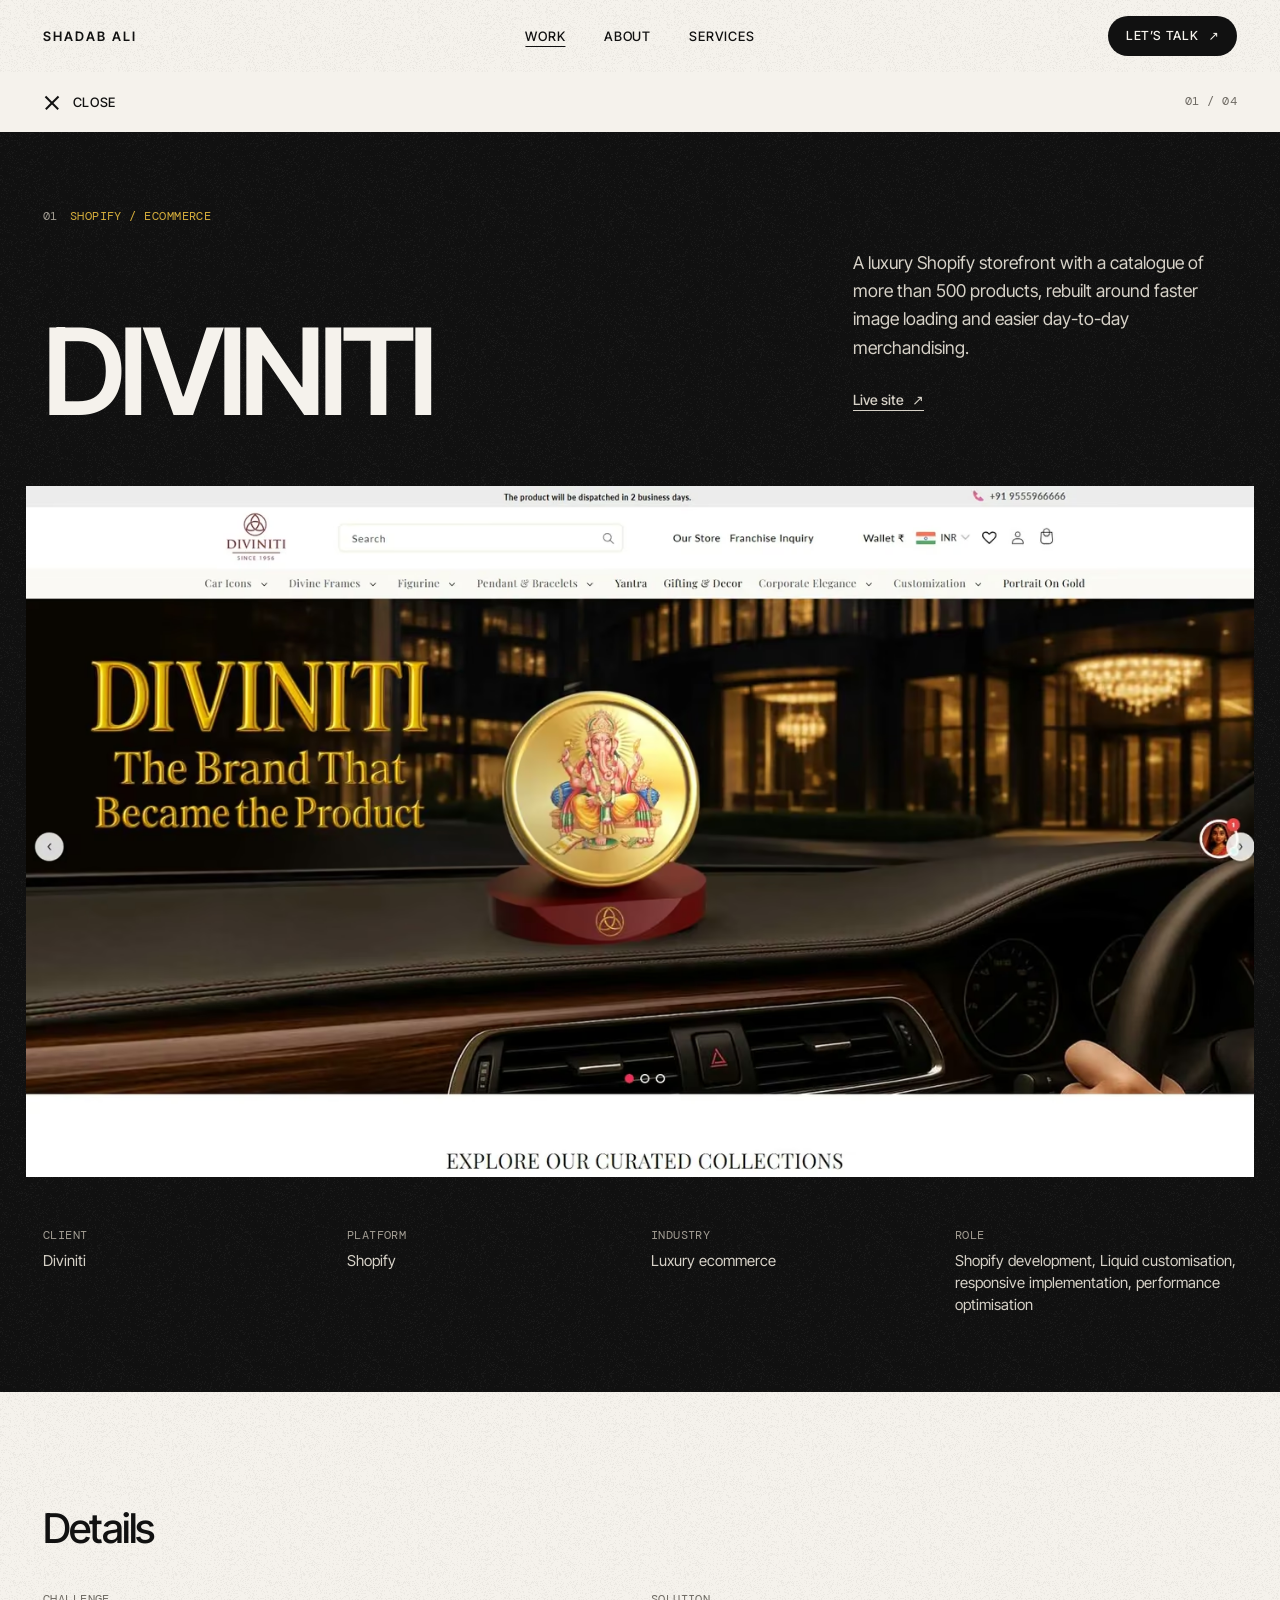
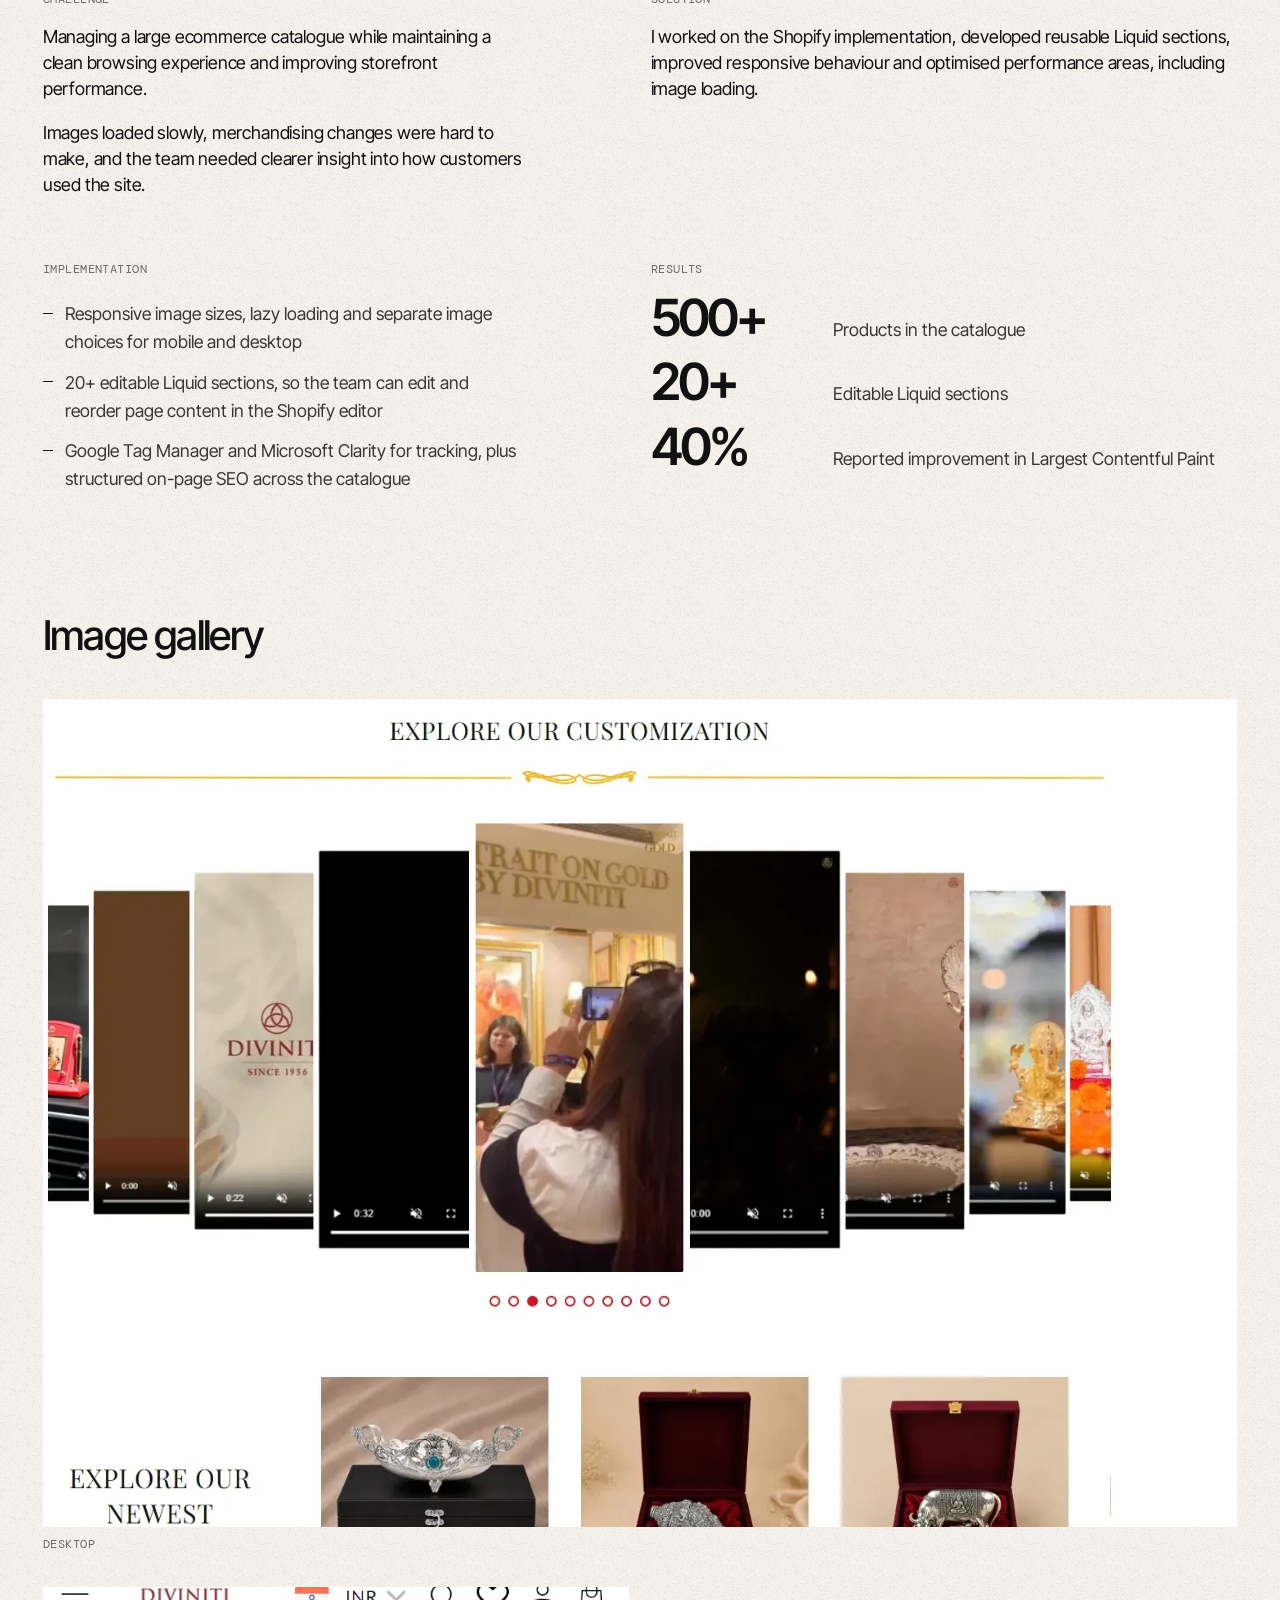
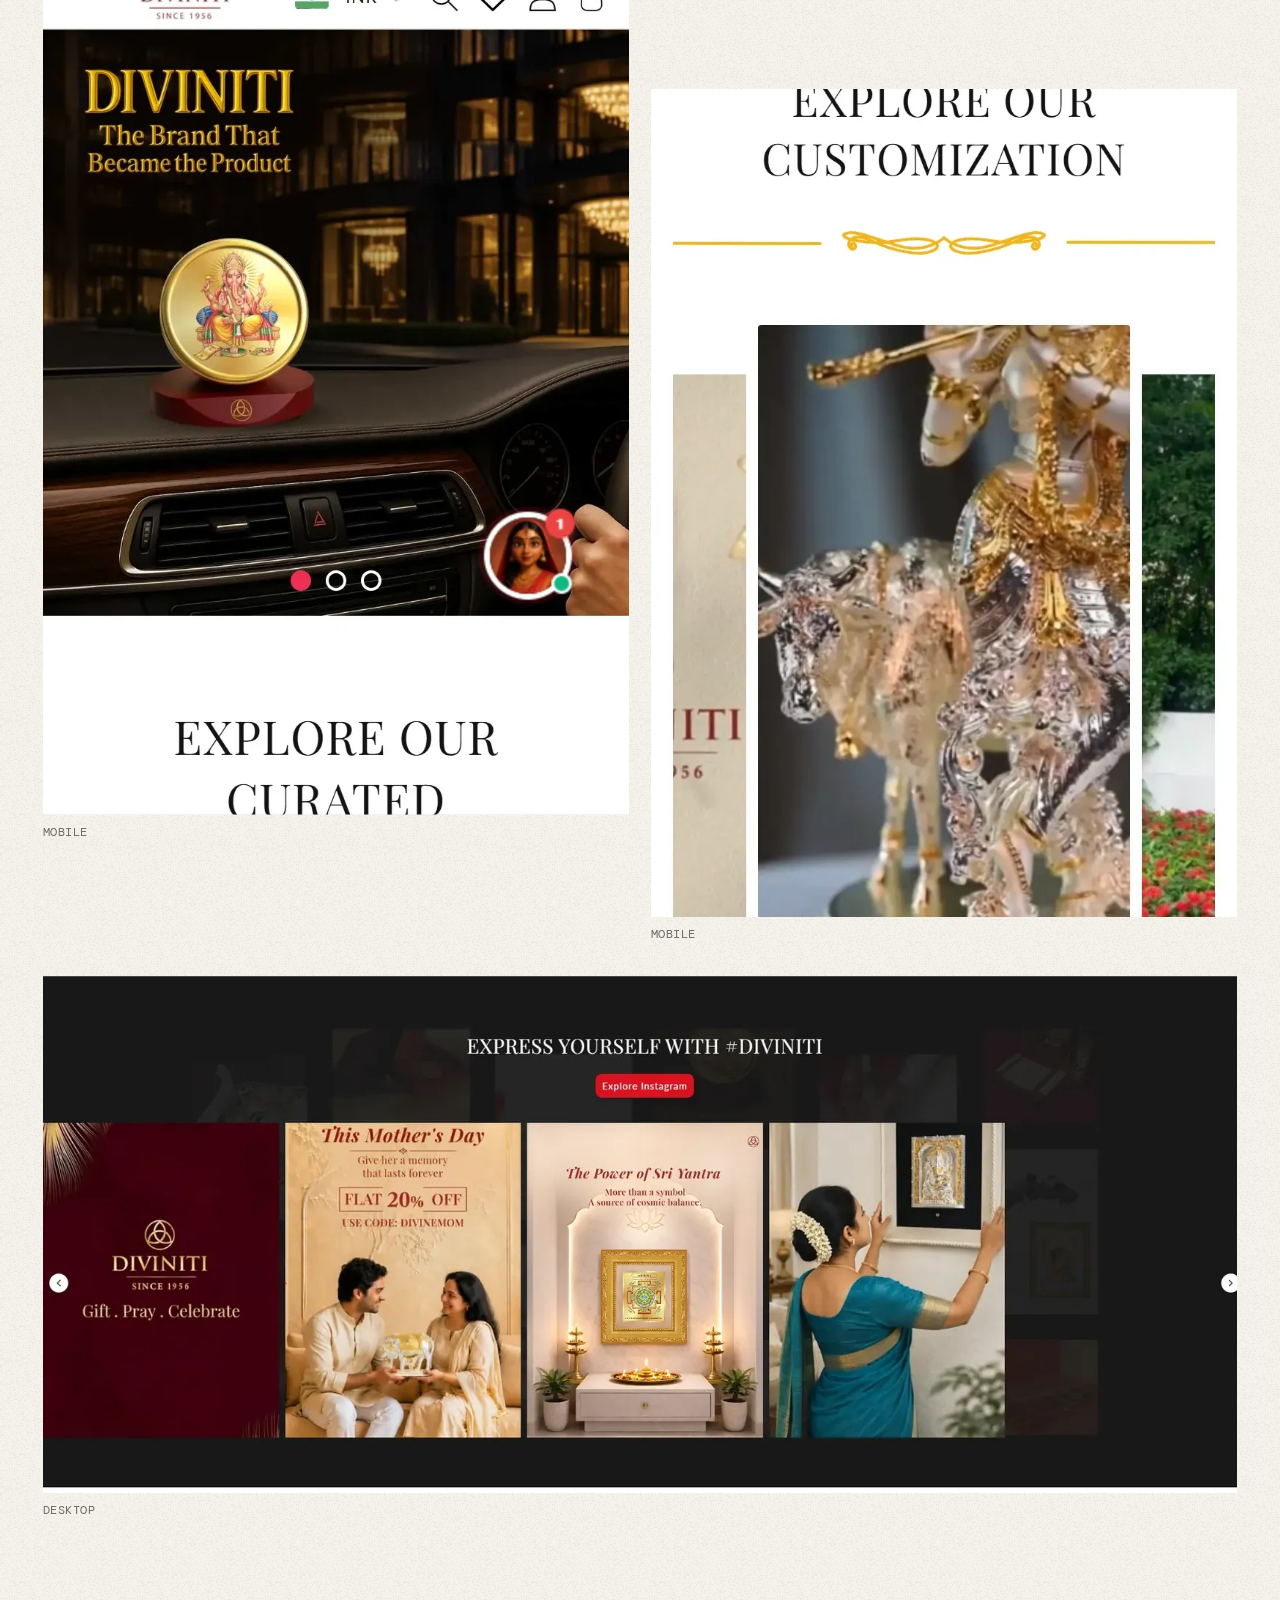
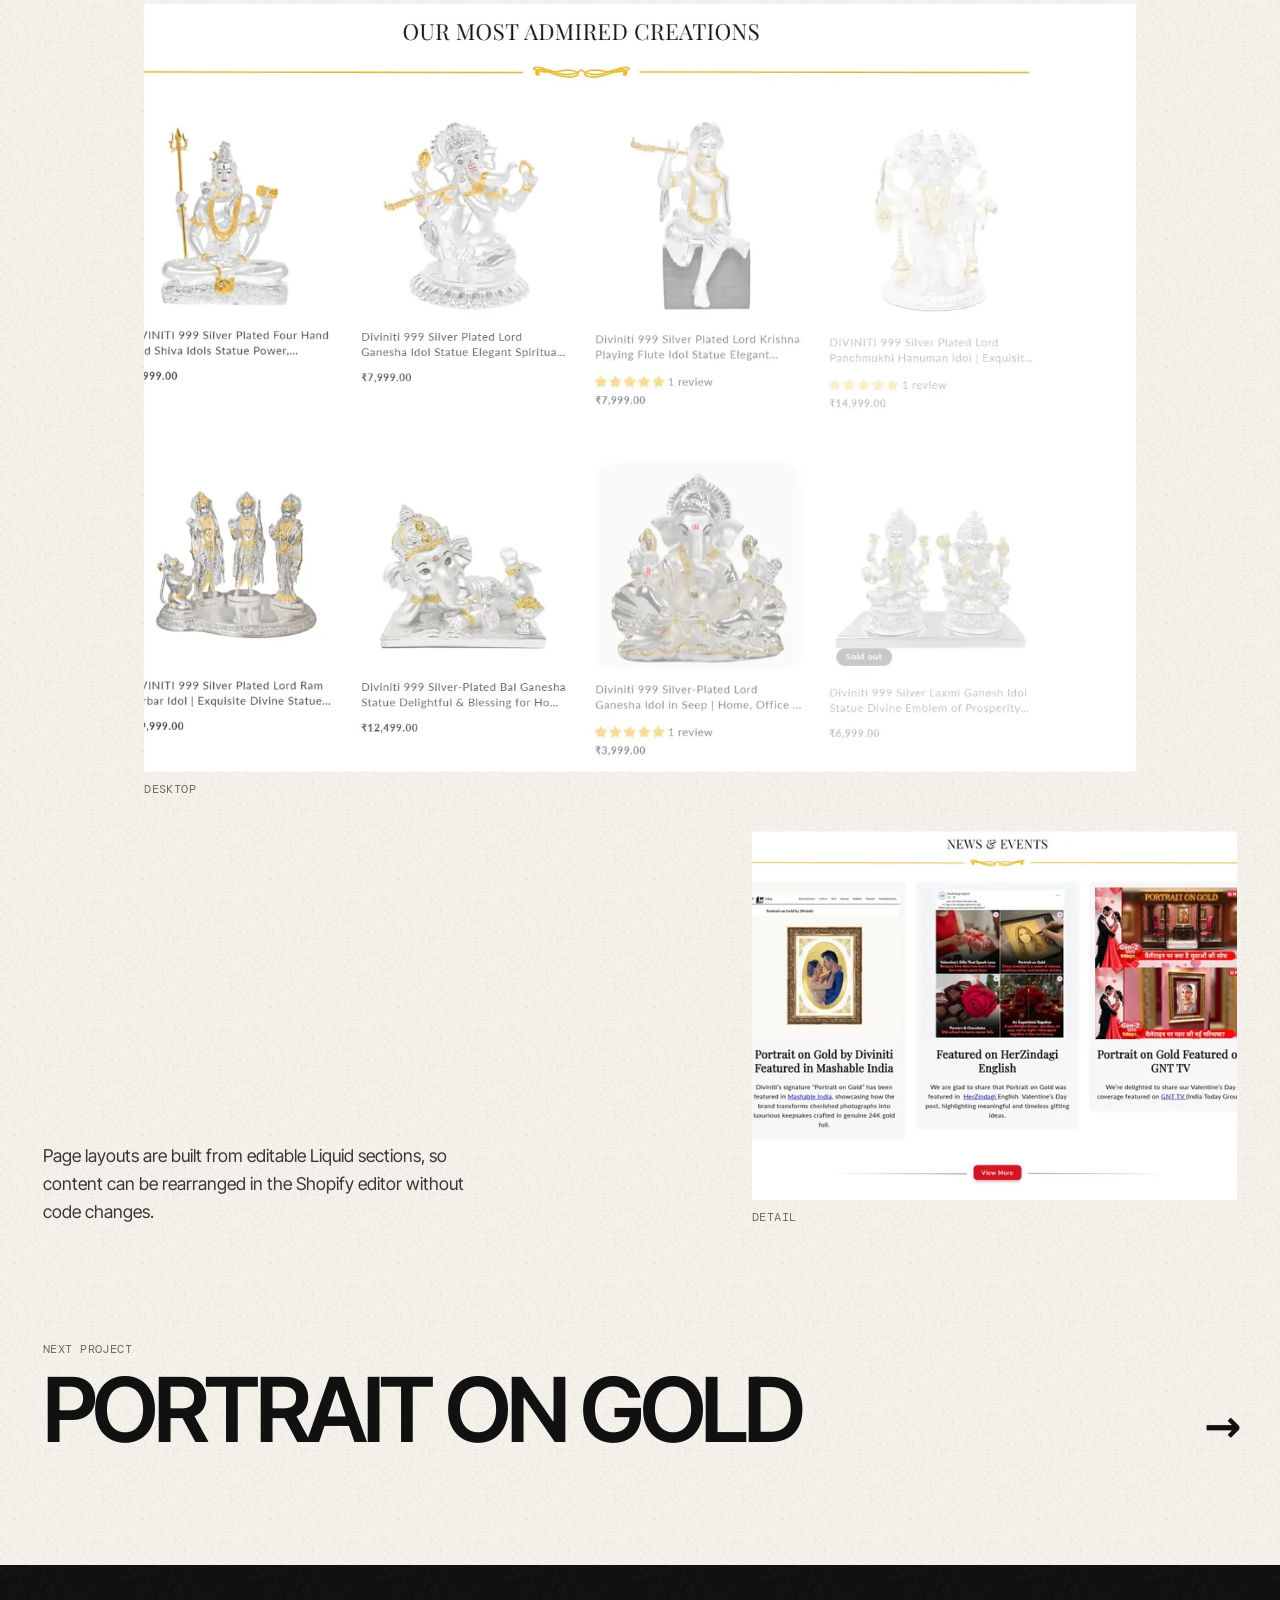
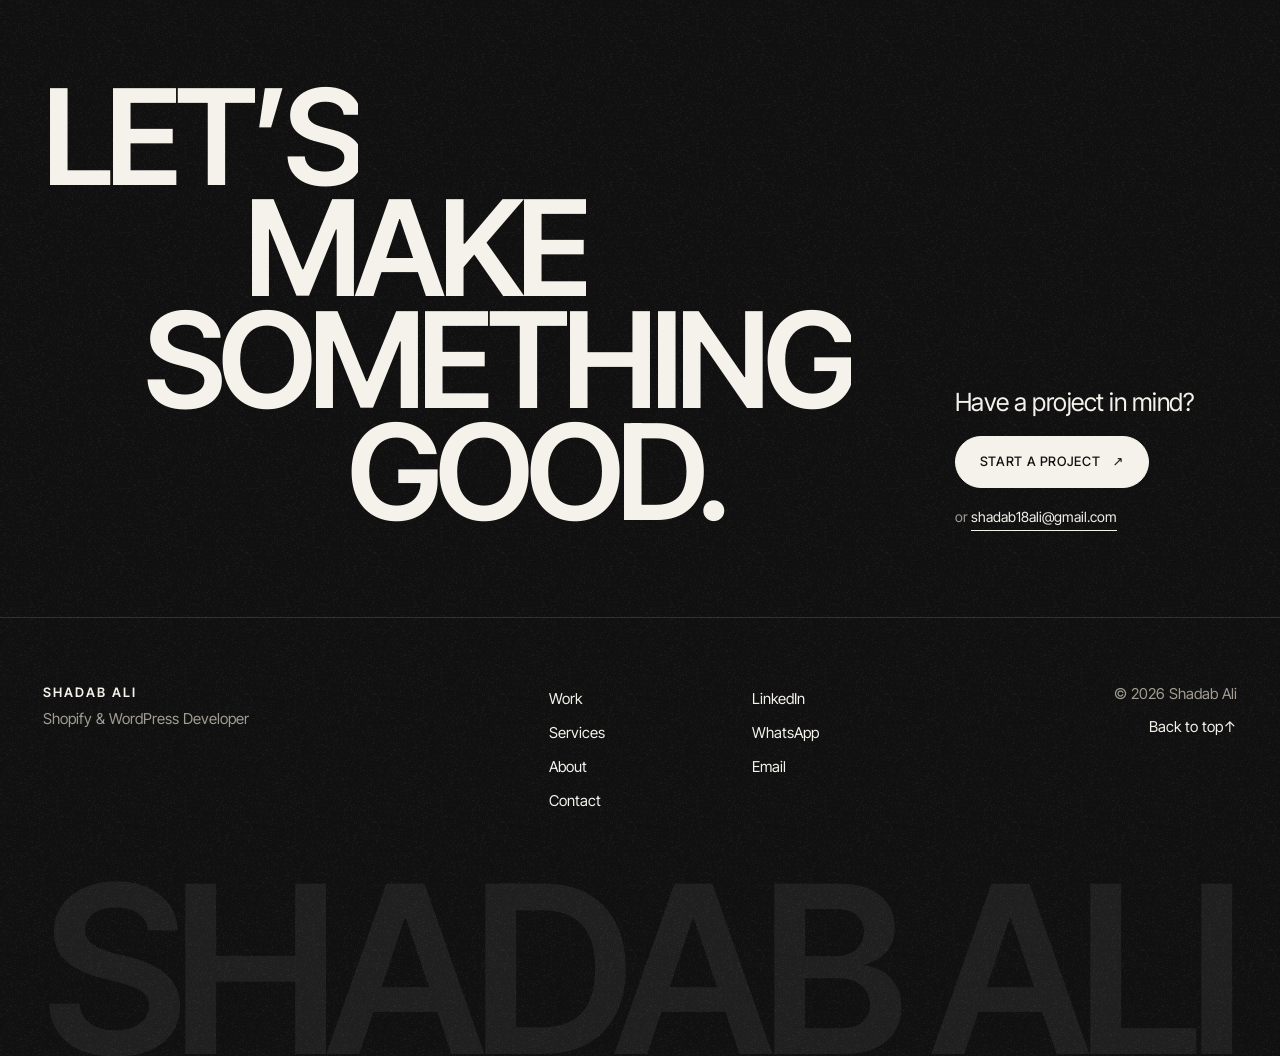
<file: case-diviniti.html>
<!doctype html>
<html lang="en">
<head>
  <meta charset="utf-8">
  <meta name="viewport" content="width=device-width, initial-scale=1">
  <meta name="theme-color" content="#f5f2ec">
  <title>Diviniti — Shopify Development Case Study | Shadab Ali</title>
  <meta name="description" content="A luxury Shopify storefront with a catalogue of more than 500 products, rebuilt around faster image loading and easier day-to-day merchandising.">
  <link rel="canonical" href="https://website-swart-nu-54.vercel.app/case-diviniti.html">
  <link rel="icon" href="assets/favicon.svg" type="image/svg+xml">
  <link rel="apple-touch-icon" href="assets/apple-touch-icon.png">
  <meta property="og:type" content="website">
  <meta property="og:site_name" content="Shadab Ali">
  <meta property="og:locale" content="en_GB">
  <meta property="og:title" content="Diviniti — Shopify Development Case Study | Shadab Ali">
  <meta property="og:description" content="A luxury Shopify storefront with a catalogue of more than 500 products, rebuilt around faster image loading and easier day-to-day merchandising.">
  <meta property="og:url" content="https://website-swart-nu-54.vercel.app/case-diviniti.html">
  <meta property="og:image" content="https://website-swart-nu-54.vercel.app/assets/og-image.jpg">
  <meta property="og:image:width" content="1200">
  <meta property="og:image:height" content="630">
  <meta property="og:image:alt" content="Shadab Ali — Shopify &amp; WordPress developer, with project work">
  <meta name="twitter:card" content="summary_large_image">
  <meta name="twitter:title" content="Diviniti — Shopify Development Case Study | Shadab Ali">
  <meta name="twitter:description" content="A luxury Shopify storefront with a catalogue of more than 500 products, rebuilt around faster image loading and easier day-to-day merchandising.">
  <meta name="twitter:image" content="https://website-swart-nu-54.vercel.app/assets/og-image.jpg">
  <link rel="preload" href="assets/fonts/inter-tight-latin.woff2" as="font" type="font/woff2" crossorigin>
  <link rel="stylesheet" href="site.css">
  <script>document.documentElement.classList.add('js');setTimeout(function(){if(!window.__site)document.documentElement.classList.remove('js')},4000)</script>
  <script src="site.js" defer></script>
</head>
<body class="page-case">
  <a class="skip-link" href="#main">Skip to content</a>
  <header class="site-header" id="top" data-header>
    <div class="wrap header-inner">
      <a class="brand" href="index.html" aria-label="Shadab Ali, home">Shadab Ali</a>
      <nav class="nav" id="site-nav" aria-label="Main">
        <ul class="nav-list"><li><a href="work.html" aria-current="page">Work</a></li><li><a href="about.html">About</a></li><li><a href="services.html">Services</a></li><li class=nav-contact><a href="contact.html">Contact</a></li></ul>
        <a class="nav-cta" href="contact.html">Let’s talk <span class="arrow arrow--up" aria-hidden="true">↗</span></a>
        <p class="nav-extra"><a href="mailto:shadab18ali@gmail.com">shadab18ali@gmail.com</a><a href="https://wa.me/919931394885" target="_blank" rel="noopener noreferrer">WhatsApp +91 99313 94885</a></p>
      </nav>
      <button class="menu-toggle" type="button" aria-expanded="false" aria-controls="site-nav" data-menu-toggle>Menu</button>
    </div>
  </header>

  <main id="main">
    <article class="case" data-case aria-labelledby="case-title">
      <div class="case-bar"><div class="wrap case-bar-inner"><a class="case-close" href="work.html" data-case-close><span class="x" aria-hidden="true"></span>Close</a><span class="label muted">01 / 04</span></div></div>
      <header class="case-top world--diviniti">
        <div class="wrap case-head">
          <p class="label world-cat"><span class="world-num">01</span> Shopify / Ecommerce</p>
          <h1 class="case-title split" id="case-title" data-reveal>Diviniti</h1>
          <div class="case-intro" data-reveal><p>A luxury Shopify storefront with a catalogue of more than 500 products, rebuilt around faster image loading and easier day-to-day merchandising.</p><a class="link" href="https://www.diviniti.com" target="_blank" rel="noopener noreferrer">Live site <span class="arrow arrow--up" aria-hidden="true">↗</span><span class="visually-hidden"> (opens in a new tab)</span></a></div>
        </div>
        <figure class="case-hero"><span class="media"><picture><source media="(max-width: 767px)" type="image/avif" srcset="assets/work/diviniti-phone-480.avif 480w, assets/work/diviniti-phone-800.avif 800w" sizes="calc(100vw - 32px)" width="800" height="1422"><source media="(max-width: 767px)" type="image/webp" srcset="assets/work/diviniti-phone-480.webp 480w, assets/work/diviniti-phone-800.webp 800w" sizes="calc(100vw - 32px)" width="800" height="1422"><source type="image/avif" srcset="assets/work/diviniti-exhibit-960.avif 960w, assets/work/diviniti-exhibit-1440.avif 1440w, assets/work/diviniti-exhibit-1897.avif 1897w" sizes="(max-width: 767px) calc(100vw - 32px), 96vw"><img src="assets/work/diviniti-exhibit-1897.webp" srcset="assets/work/diviniti-exhibit-960.webp 960w, assets/work/diviniti-exhibit-1440.webp 1440w, assets/work/diviniti-exhibit-1897.webp 1897w" sizes="(max-width: 767px) calc(100vw - 32px), 96vw" alt="Diviniti Shopify storefront homepage" width="1897" height="1186" loading="eager" decoding="async" fetchpriority="high"></picture></span></figure>
        <div class="wrap"><dl class="case-meta" data-reveal><div class="meta-client"><dt class="label">Client</dt><dd>Diviniti</dd></div><div class="meta-platform"><dt class="label">Platform</dt><dd>Shopify</dd></div><div class="meta-industry"><dt class="label">Industry</dt><dd>Luxury ecommerce</dd></div><div class="meta-role"><dt class="label">Role</dt><dd>Shopify development, Liquid customisation, responsive implementation, performance optimisation</dd></div></dl></div>
      </header>
      <div class="wrap">
        <section class="case-details" aria-labelledby="details-diviniti">
          <h2 class="h3" id="details-diviniti">Details</h2>
          <div class="case-cols">
            <div class="case-col" data-reveal><h3 class="label">Challenge</h3><p>Managing a large ecommerce catalogue while maintaining a clean browsing experience and improving storefront performance.</p><p>Images loaded slowly, merchandising changes were hard to make, and the team needed clearer insight into how customers used the site.</p></div>
            <div class="case-col" data-reveal><h3 class="label">Solution</h3><p>I worked on the Shopify implementation, developed reusable Liquid sections, improved responsive behaviour and optimised performance areas, including image loading.</p></div>
            <div class="case-col" data-reveal><h3 class="label">Implementation</h3><ul class="case-list"><li>Responsive image sizes, lazy loading and separate image choices for mobile and desktop</li><li>20+ editable Liquid sections, so the team can edit and reorder page content in the Shopify editor</li><li>Google Tag Manager and Microsoft Clarity for tracking, plus structured on-page SEO across the catalogue</li></ul></div>
            <div class="case-col case-results" data-reveal><h3 class="label">Results</h3><ul class="case-facts"><li class="case-fact"><strong>500+</strong><span>Products in the catalogue</span></li><li class="case-fact"><strong>20+</strong><span>Editable Liquid sections</span></li><li class="case-fact"><strong>40%</strong><span>Reported improvement in Largest Contentful Paint</span></li></ul></div>
          </div>
        </section>
        <section class="case-gallery" aria-labelledby="gallery-diviniti">
          <h2 class="h3" id="gallery-diviniti">Image gallery</h2>
          <div class="gallery">
            <figure class="g-full"><div class="media" data-reveal="clip"><img src="assets/work/diviniti-feature-1460.webp" srcset="assets/work/diviniti-feature-900.webp 900w, assets/work/diviniti-feature-1460.webp 1460w" sizes="(max-width: 767px) 100vw, 94vw" alt="Diviniti customisation and newest treasures sections on desktop" width="1460" height="1285" loading="lazy" decoding="async"></div><figcaption class="label muted">Desktop</figcaption></figure>
            <figure class="g-pair-a"><div class="media" data-reveal="clip"><img src="assets/work/diviniti-m-hero-800.webp" srcset="assets/work/diviniti-m-hero-480.webp 480w, assets/work/diviniti-m-hero-800.webp 800w" sizes="(max-width: 767px) 100vw, 46vw" alt="Diviniti homepage on mobile" width="800" height="1190" loading="lazy" decoding="async"></div><figcaption class="label muted">Mobile</figcaption></figure>
            <figure class="g-pair-b"><div class="media" data-reveal="clip"><img src="assets/work/diviniti-m-custom-800.webp" srcset="assets/work/diviniti-m-custom-480.webp 480w, assets/work/diviniti-m-custom-800.webp 800w" sizes="(max-width: 767px) 100vw, 46vw" alt="Diviniti customisation section on mobile" width="800" height="1490" loading="lazy" decoding="async"></div><figcaption class="label muted">Mobile</figcaption></figure>
            <figure class="g-full"><div class="media" data-reveal="clip"><img src="assets/work/diviniti-express-1600.webp" srcset="assets/work/diviniti-express-900.webp 900w, assets/work/diviniti-express-1600.webp 1600w" sizes="(max-width: 767px) 100vw, 94vw" alt="Diviniti &quot;Express yourself&quot; campaign section on desktop" width="1600" height="692" loading="lazy" decoding="async"></div><figcaption class="label muted">Desktop</figcaption></figure>
            <figure class="g-large"><div class="media" data-reveal="clip"><img src="assets/work/diviniti-products-1420.webp" srcset="assets/work/diviniti-products-900.webp 900w, assets/work/diviniti-products-1420.webp 1420w" sizes="(max-width: 767px) 100vw, 80vw" alt="Diviniti &quot;Our most admired creations&quot; product grid on desktop" width="1420" height="1100" loading="lazy" decoding="async"></div><figcaption class="label muted">Desktop</figcaption></figure>
            <p class="g-detail-copy" data-reveal>Page layouts are built from editable Liquid sections, so content can be rearranged in the Shopify editor without code changes.</p>
            <figure class="g-detail"><div class="media" data-reveal="clip"><img src="assets/work/diviniti-news-900.webp" srcset="assets/work/diviniti-news-560.webp 560w, assets/work/diviniti-news-900.webp 900w" sizes="(max-width: 767px) 100vw, 40vw" alt="Diviniti news and events section on desktop" width="900" height="684" loading="lazy" decoding="async"></div><figcaption class="label muted">Detail</figcaption></figure>
          </div>
        </section>
        <nav class="case-next" aria-label="Next project"><span class="label muted">Next project</span><a href="case-portrait-on-gold.html" data-open-project>Portrait on Gold <span class="arrow" aria-hidden="true">→</span></a></nav>
      </div>
    </article>

    <section class="final theme-dark" aria-labelledby="final-title">
      <div class="wrap final-grid">
        <h2 class="final-title" id="final-title"><span class="line split" data-reveal>Let’s</span> <span class="line split" data-reveal>make</span> <span class="line split" data-reveal>something</span> <span class="line split" data-reveal>good.</span></h2>
        <div class="final-side" data-reveal>
          <p class="final-kicker">Have a project in mind?</p>
          <a class="button button--light" href="contact.html">Start a project <span class="arrow arrow--up" aria-hidden="true">↗</span></a>
          <p class="final-direct">or <a href="mailto:shadab18ali@gmail.com">shadab18ali@gmail.com</a></p>
        </div>
      </div>
    </section>
  </main>

  <footer class="site-footer theme-dark">
    <div class="wrap">
      <div class="footer-grid">
        <div class="footer-id"><p class="footer-brand">Shadab Ali</p><p class="muted">Shopify &amp; WordPress Developer</p></div>
        <nav class="footer-links" aria-label="Footer"><a href="work.html">Work</a><a href="services.html">Services</a><a href="about.html">About</a><a href="contact.html">Contact</a></nav>
        <div class="footer-links"><a href="https://linkedin.com/in/shadab-ali-7b0261238" target="_blank" rel="noopener noreferrer">LinkedIn<span class="visually-hidden"> (opens in a new tab)</span></a><a href="https://wa.me/919931394885" target="_blank" rel="noopener noreferrer">WhatsApp<span class="visually-hidden"> (opens WhatsApp)</span></a><a href="mailto:shadab18ali@gmail.com">Email</a></div>
        <div class="footer-end"><p class="muted">© <span data-year>2026</span> Shadab Ali</p><a class="footer-top" href="#top">Back to top <span aria-hidden="true">↑</span></a></div>
      </div>
      <div class="footer-mark-wrap" aria-hidden="true"><p class="footer-mark">Shadab Ali</p></div>
    </div>
  </footer>
</body>
</html>
</file>
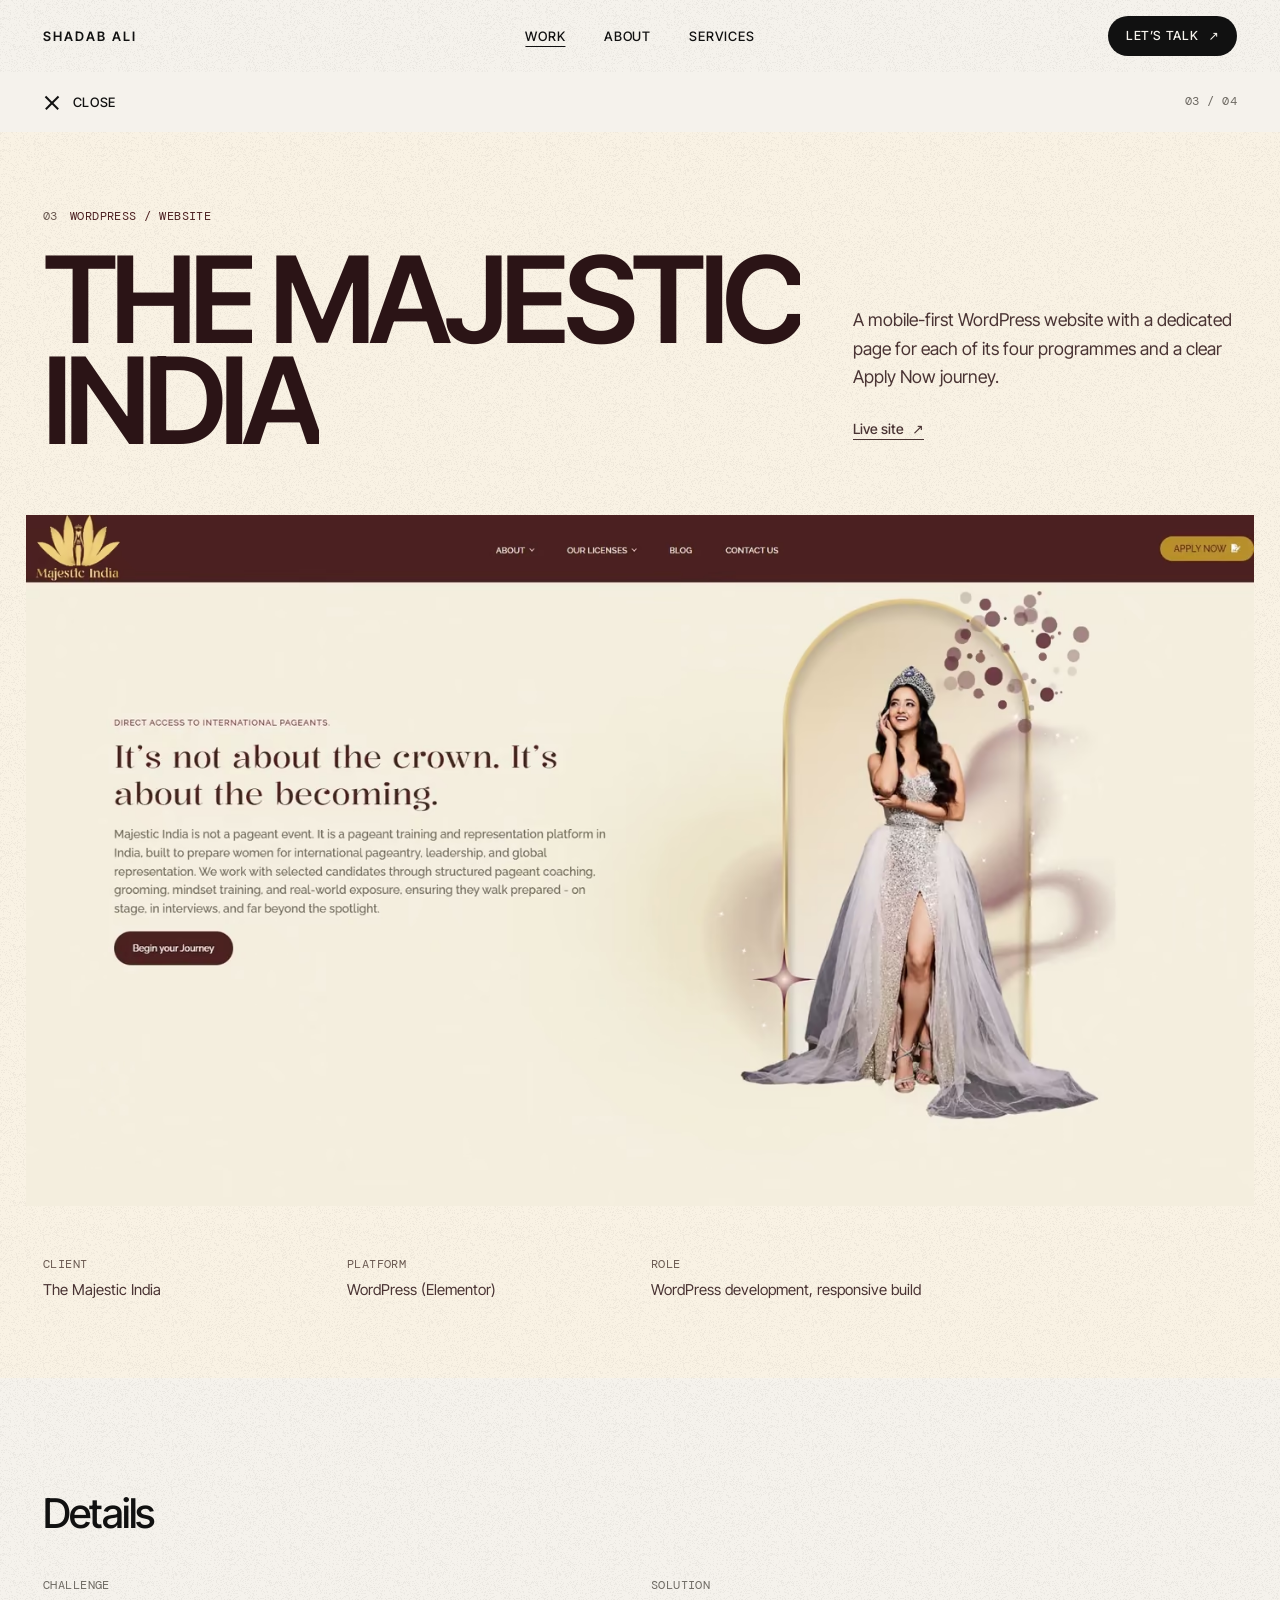
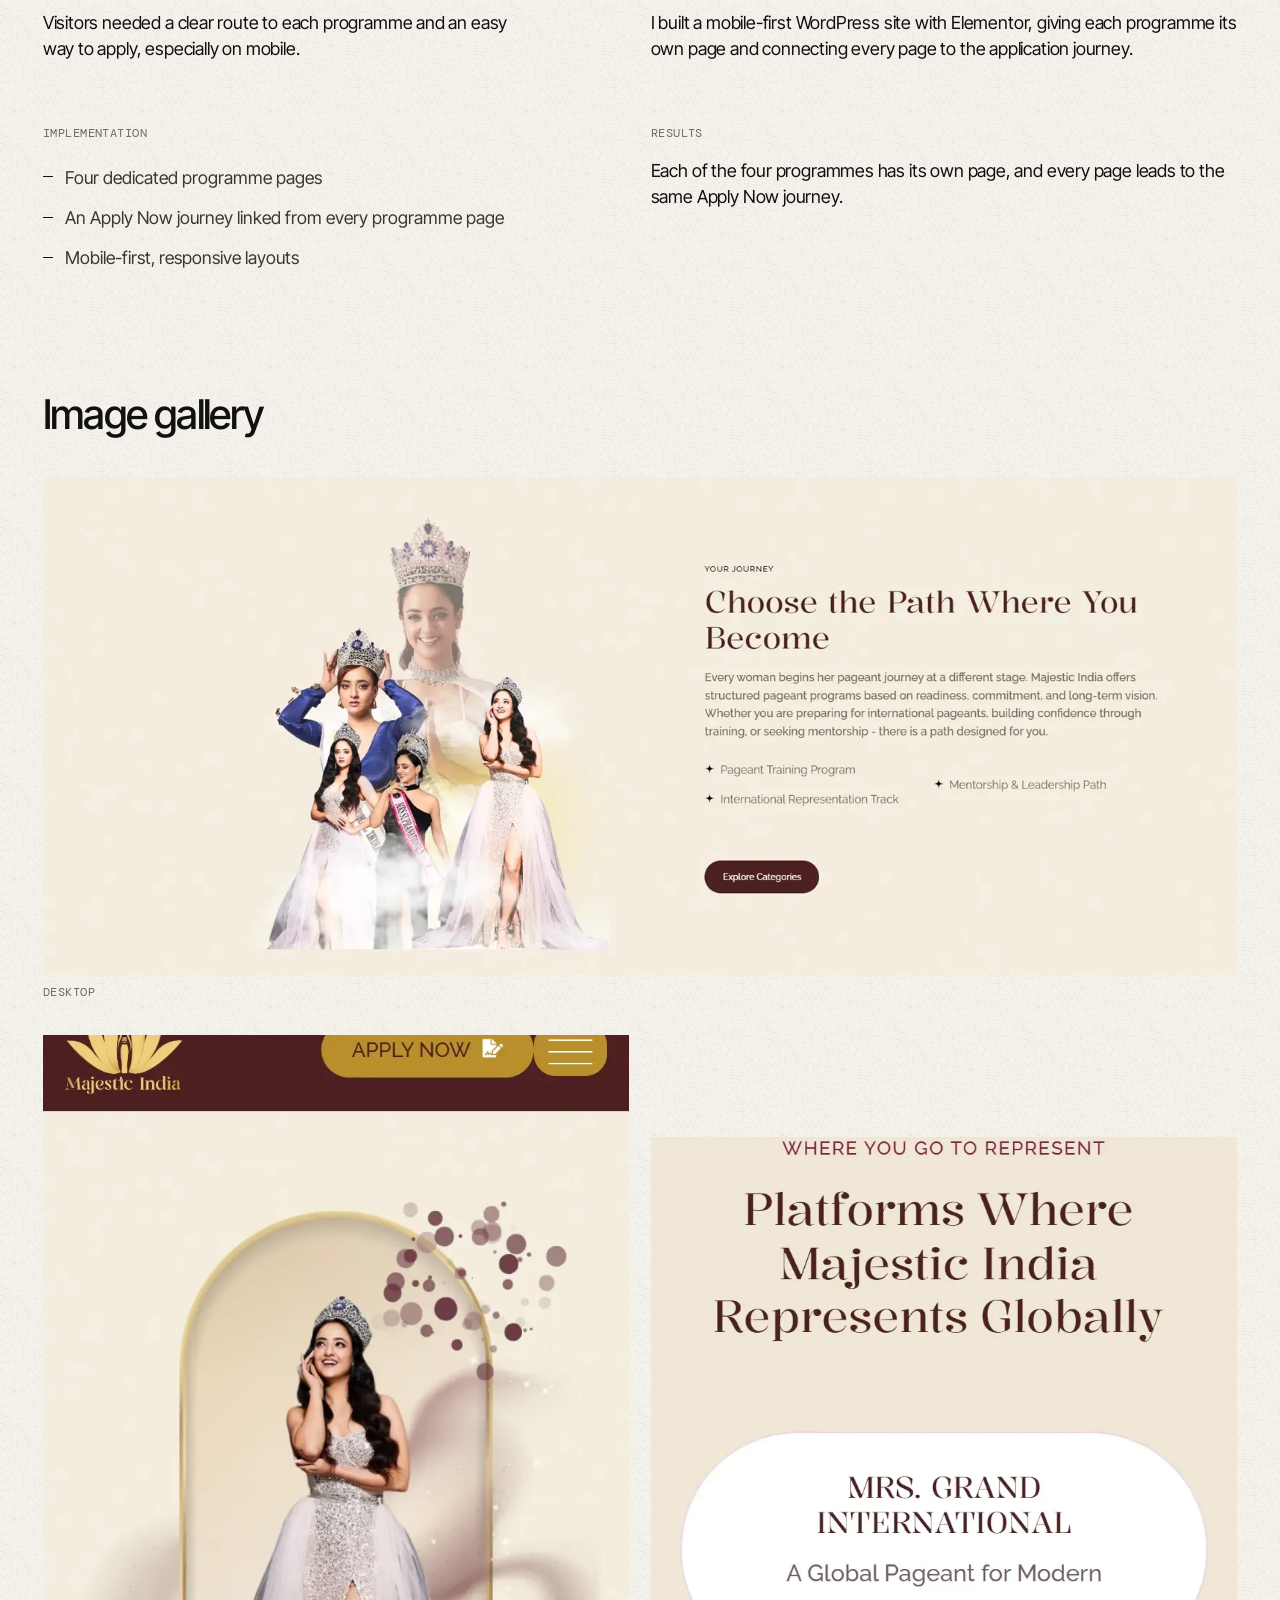
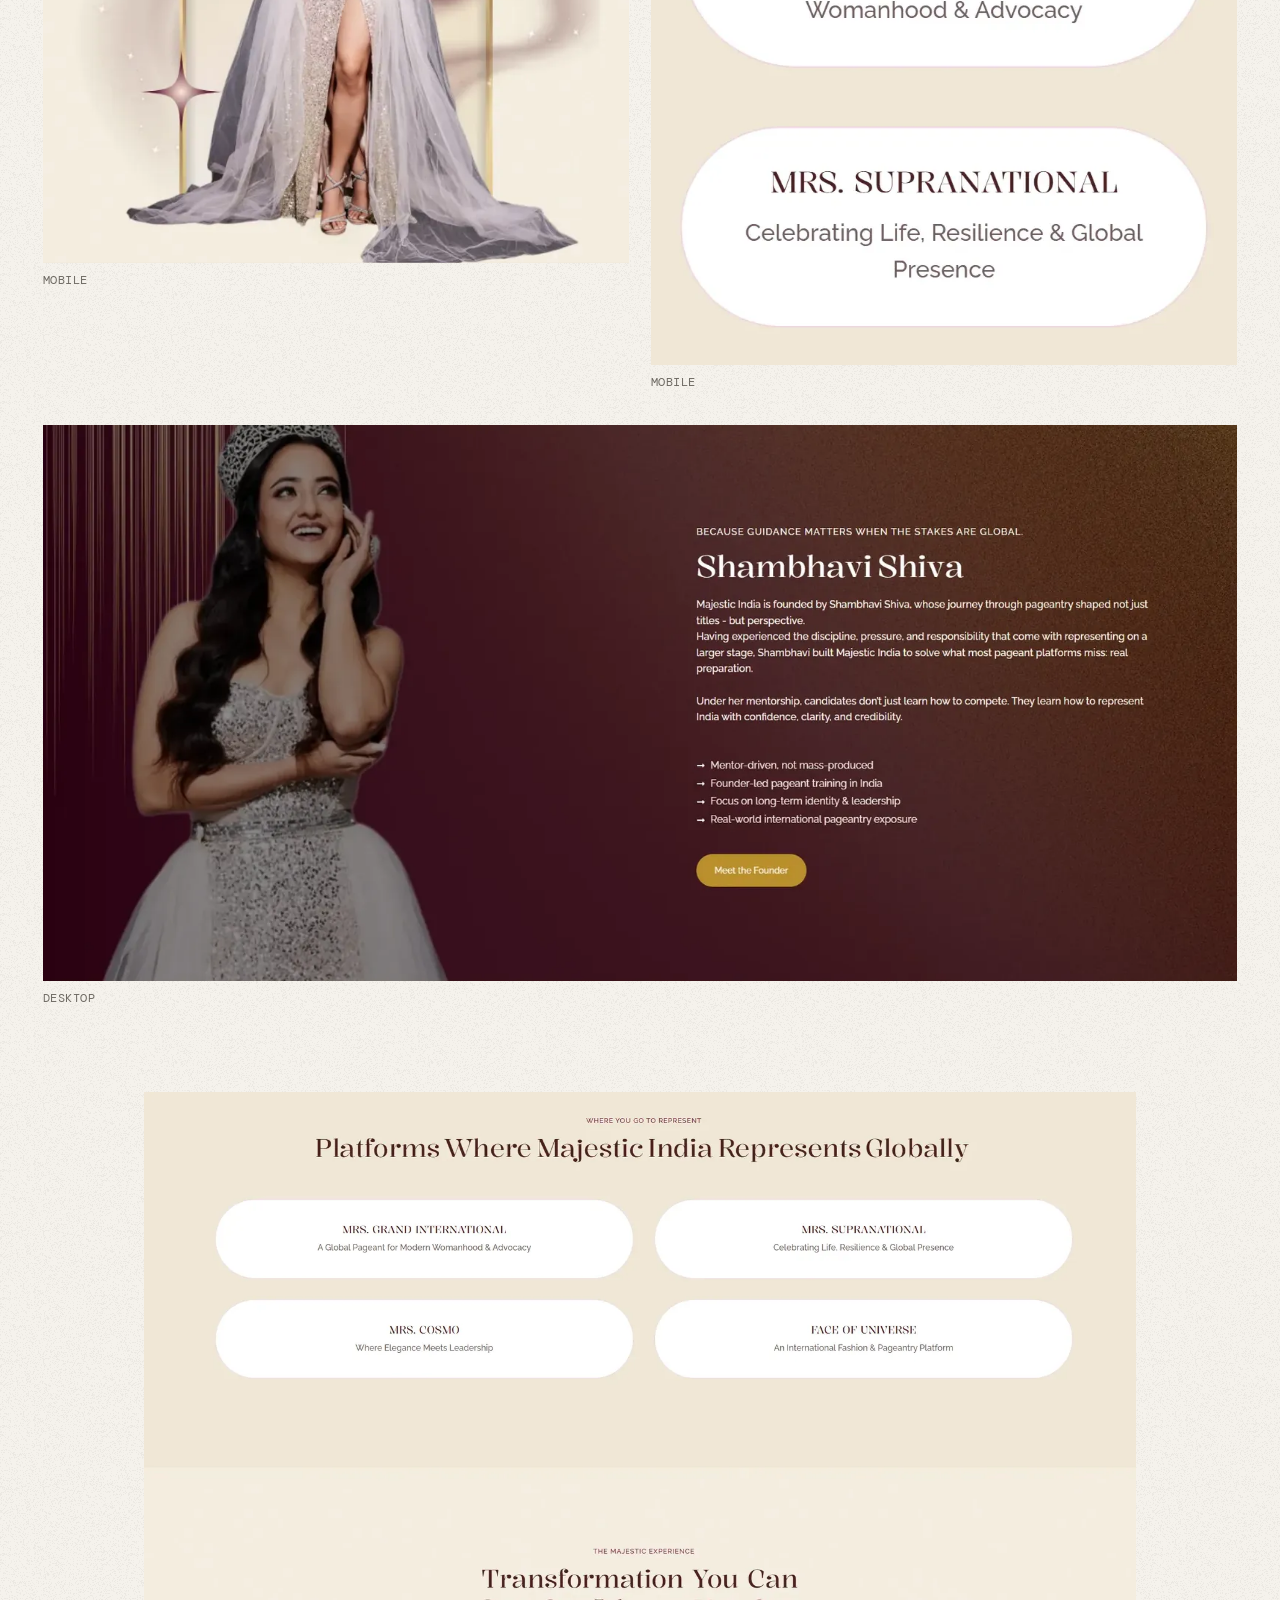
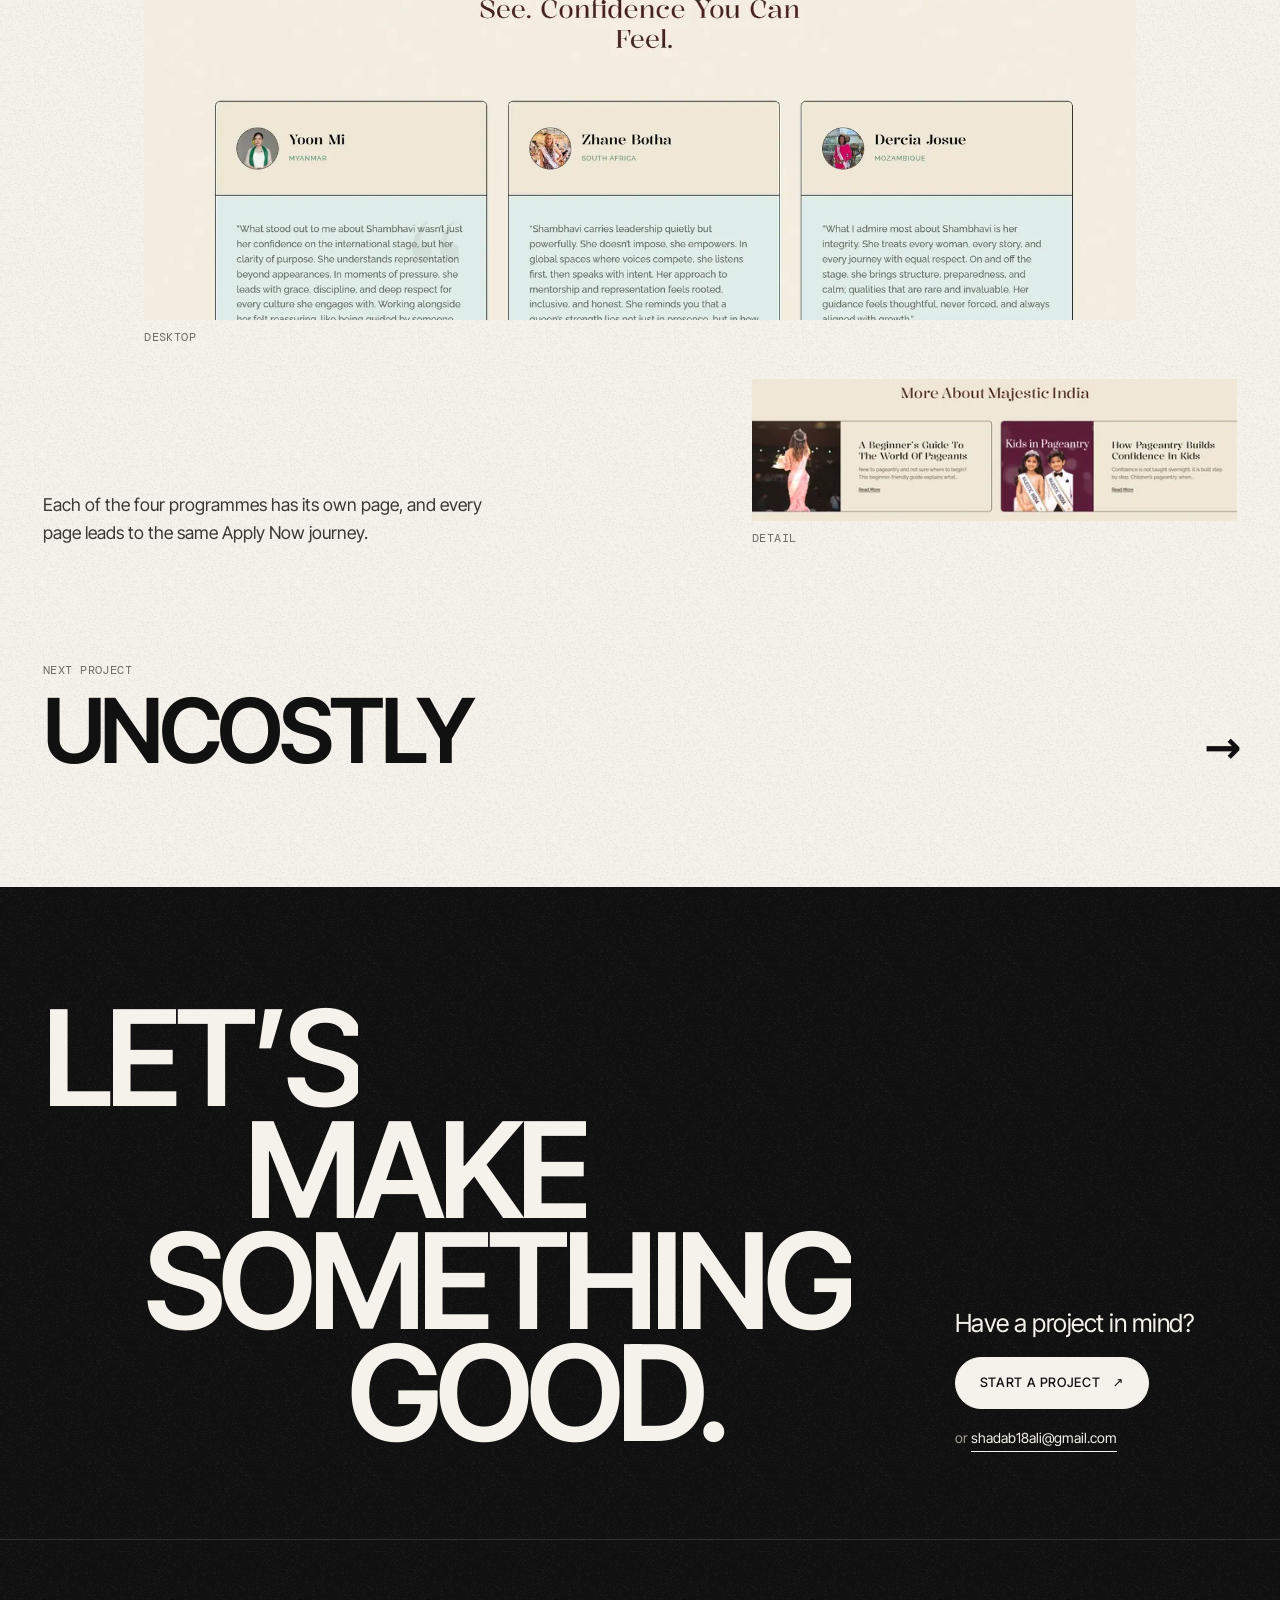
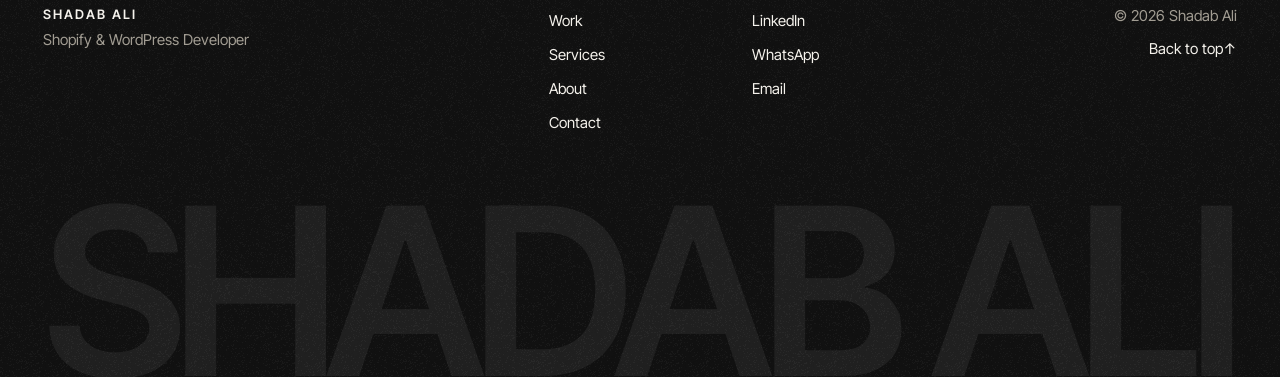
<file: case-majestic-india.html>
<!doctype html>
<html lang="en">
<head>
  <meta charset="utf-8">
  <meta name="viewport" content="width=device-width, initial-scale=1">
  <meta name="theme-color" content="#f5f2ec">
  <title>The Majestic India — WordPress Development Case Study | Shadab Ali</title>
  <meta name="description" content="A mobile-first WordPress website with a dedicated page for each of its four programmes and a clear Apply Now journey.">
  <link rel="canonical" href="https://website-swart-nu-54.vercel.app/case-majestic-india.html">
  <link rel="icon" href="assets/favicon.svg" type="image/svg+xml">
  <link rel="apple-touch-icon" href="assets/apple-touch-icon.png">
  <meta property="og:type" content="website">
  <meta property="og:site_name" content="Shadab Ali">
  <meta property="og:locale" content="en_GB">
  <meta property="og:title" content="The Majestic India — WordPress Development Case Study | Shadab Ali">
  <meta property="og:description" content="A mobile-first WordPress website with a dedicated page for each of its four programmes and a clear Apply Now journey.">
  <meta property="og:url" content="https://website-swart-nu-54.vercel.app/case-majestic-india.html">
  <meta property="og:image" content="https://website-swart-nu-54.vercel.app/assets/og-image.jpg">
  <meta property="og:image:width" content="1200">
  <meta property="og:image:height" content="630">
  <meta property="og:image:alt" content="Shadab Ali — Shopify &amp; WordPress developer, with project work">
  <meta name="twitter:card" content="summary_large_image">
  <meta name="twitter:title" content="The Majestic India — WordPress Development Case Study | Shadab Ali">
  <meta name="twitter:description" content="A mobile-first WordPress website with a dedicated page for each of its four programmes and a clear Apply Now journey.">
  <meta name="twitter:image" content="https://website-swart-nu-54.vercel.app/assets/og-image.jpg">
  <link rel="preload" href="assets/fonts/inter-tight-latin.woff2" as="font" type="font/woff2" crossorigin>
  <link rel="stylesheet" href="site.css">
  <script>document.documentElement.classList.add('js');setTimeout(function(){if(!window.__site)document.documentElement.classList.remove('js')},4000)</script>
  <script src="site.js" defer></script>
</head>
<body class="page-case">
  <a class="skip-link" href="#main">Skip to content</a>
  <header class="site-header" id="top" data-header>
    <div class="wrap header-inner">
      <a class="brand" href="index.html" aria-label="Shadab Ali, home">Shadab Ali</a>
      <nav class="nav" id="site-nav" aria-label="Main">
        <ul class="nav-list"><li><a href="work.html" aria-current="page">Work</a></li><li><a href="about.html">About</a></li><li><a href="services.html">Services</a></li><li class=nav-contact><a href="contact.html">Contact</a></li></ul>
        <a class="nav-cta" href="contact.html">Let’s talk <span class="arrow arrow--up" aria-hidden="true">↗</span></a>
        <p class="nav-extra"><a href="mailto:shadab18ali@gmail.com">shadab18ali@gmail.com</a><a href="https://wa.me/919931394885" target="_blank" rel="noopener noreferrer">WhatsApp +91 99313 94885</a></p>
      </nav>
      <button class="menu-toggle" type="button" aria-expanded="false" aria-controls="site-nav" data-menu-toggle>Menu</button>
    </div>
  </header>

  <main id="main">
    <article class="case" data-case aria-labelledby="case-title">
      <div class="case-bar"><div class="wrap case-bar-inner"><a class="case-close" href="work.html" data-case-close><span class="x" aria-hidden="true"></span>Close</a><span class="label muted">03 / 04</span></div></div>
      <header class="case-top world--majestic">
        <div class="wrap case-head">
          <p class="label world-cat"><span class="world-num">03</span> WordPress / Website</p>
          <h1 class="case-title split" id="case-title" data-reveal>The Majestic India</h1>
          <div class="case-intro" data-reveal><p>A mobile-first WordPress website with a dedicated page for each of its four programmes and a clear Apply Now journey.</p><a class="link" href="https://themajesticindia.com" target="_blank" rel="noopener noreferrer">Live site <span class="arrow arrow--up" aria-hidden="true">↗</span><span class="visually-hidden"> (opens in a new tab)</span></a></div>
        </div>
        <figure class="case-hero"><span class="media"><picture><source media="(max-width: 767px)" type="image/avif" srcset="assets/work/majestic-phone-480.avif 480w, assets/work/majestic-phone-800.avif 800w" sizes="calc(100vw - 32px)" width="800" height="1422"><source media="(max-width: 767px)" type="image/webp" srcset="assets/work/majestic-phone-480.webp 480w, assets/work/majestic-phone-800.webp 800w" sizes="calc(100vw - 32px)" width="800" height="1422"><source type="image/avif" srcset="assets/work/majestic-exhibit-960.avif 960w, assets/work/majestic-exhibit-1440.avif 1440w, assets/work/majestic-exhibit-1897.avif 1897w" sizes="(max-width: 767px) calc(100vw - 32px), 96vw"><img src="assets/work/majestic-exhibit-1897.webp" srcset="assets/work/majestic-exhibit-960.webp 960w, assets/work/majestic-exhibit-1440.webp 1440w, assets/work/majestic-exhibit-1897.webp 1897w" sizes="(max-width: 767px) calc(100vw - 32px), 96vw" alt="The Majestic India WordPress website homepage" width="1897" height="1186" loading="eager" decoding="async" fetchpriority="high"></picture></span></figure>
        <div class="wrap"><dl class="case-meta" data-reveal><div class="meta-client"><dt class="label">Client</dt><dd>The Majestic India</dd></div><div class="meta-platform"><dt class="label">Platform</dt><dd>WordPress (Elementor)</dd></div><div class="meta-role"><dt class="label">Role</dt><dd>WordPress development, responsive build</dd></div></dl></div>
      </header>
      <div class="wrap">
        <section class="case-details" aria-labelledby="details-majestic-india">
          <h2 class="h3" id="details-majestic-india">Details</h2>
          <div class="case-cols">
            <div class="case-col" data-reveal><h3 class="label">Challenge</h3><p>Visitors needed a clear route to each programme and an easy way to apply, especially on mobile.</p></div>
            <div class="case-col" data-reveal><h3 class="label">Solution</h3><p>I built a mobile-first WordPress site with Elementor, giving each programme its own page and connecting every page to the application journey.</p></div>
            <div class="case-col" data-reveal><h3 class="label">Implementation</h3><ul class="case-list"><li>Four dedicated programme pages</li><li>An Apply Now journey linked from every programme page</li><li>Mobile-first, responsive layouts</li></ul></div>
            <div class="case-col case-results" data-reveal><h3 class="label">Results</h3><p>Each of the four programmes has its own page, and every page leads to the same Apply Now journey.</p></div>
          </div>
        </section>
        <section class="case-gallery" aria-labelledby="gallery-majestic-india">
          <h2 class="h3" id="gallery-majestic-india">Image gallery</h2>
          <div class="gallery">
            <figure class="g-full"><div class="media" data-reveal="clip"><img src="assets/work/majestic-feature-1600.webp" srcset="assets/work/majestic-feature-900.webp 900w, assets/work/majestic-feature-1600.webp 1600w" sizes="(max-width: 767px) 100vw, 94vw" alt="The Majestic India &quot;Choose the path where you become&quot; section on desktop" width="1600" height="666" loading="lazy" decoding="async"></div><figcaption class="label muted">Desktop</figcaption></figure>
            <figure class="g-pair-a"><div class="media" data-reveal="clip"><img src="assets/work/majestic-m-hero-800.webp" srcset="assets/work/majestic-m-hero-480.webp 480w, assets/work/majestic-m-hero-800.webp 800w" sizes="(max-width: 767px) 100vw, 46vw" alt="The Majestic India homepage on mobile" width="800" height="1336" loading="lazy" decoding="async"></div><figcaption class="label muted">Mobile</figcaption></figure>
            <figure class="g-pair-b"><div class="media" data-reveal="clip"><img src="assets/work/majestic-m-platforms-800.webp" srcset="assets/work/majestic-m-platforms-480.webp 480w, assets/work/majestic-m-platforms-800.webp 800w" sizes="(max-width: 767px) 100vw, 46vw" alt="The Majestic India platforms list on mobile" width="800" height="1780" loading="lazy" decoding="async"></div><figcaption class="label muted">Mobile</figcaption></figure>
            <figure class="g-full"><div class="media" data-reveal="clip"><img src="assets/work/majestic-founder-1600.webp" srcset="assets/work/majestic-founder-900.webp 900w, assets/work/majestic-founder-1600.webp 1600w" sizes="(max-width: 767px) 100vw, 94vw" alt="The Majestic India founder section on desktop" width="1600" height="746" loading="lazy" decoding="async"></div><figcaption class="label muted">Desktop</figcaption></figure>
            <figure class="g-large"><div class="media" data-reveal="clip"><img src="assets/work/majestic-platforms-1600.webp" srcset="assets/work/majestic-platforms-900.webp 900w, assets/work/majestic-platforms-1600.webp 1600w" sizes="(max-width: 767px) 100vw, 80vw" alt="The Majestic India platforms and testimonials sections on desktop" width="1600" height="1451" loading="lazy" decoding="async"></div><figcaption class="label muted">Desktop</figcaption></figure>
            <p class="g-detail-copy" data-reveal>Each of the four programmes has its own page, and every page leads to the same Apply Now journey.</p>
            <figure class="g-detail"><div class="media" data-reveal="clip"><img src="assets/work/majestic-blog-900.webp" srcset="assets/work/majestic-blog-560.webp 560w, assets/work/majestic-blog-900.webp 900w" sizes="(max-width: 767px) 100vw, 40vw" alt="The Majestic India blog section on desktop" width="900" height="264" loading="lazy" decoding="async"></div><figcaption class="label muted">Detail</figcaption></figure>
          </div>
        </section>
        <nav class="case-next" aria-label="Next project"><span class="label muted">Next project</span><a href="case-uncostly.html" data-open-project>Uncostly <span class="arrow" aria-hidden="true">→</span></a></nav>
      </div>
    </article>

    <section class="final theme-dark" aria-labelledby="final-title">
      <div class="wrap final-grid">
        <h2 class="final-title" id="final-title"><span class="line split" data-reveal>Let’s</span> <span class="line split" data-reveal>make</span> <span class="line split" data-reveal>something</span> <span class="line split" data-reveal>good.</span></h2>
        <div class="final-side" data-reveal>
          <p class="final-kicker">Have a project in mind?</p>
          <a class="button button--light" href="contact.html">Start a project <span class="arrow arrow--up" aria-hidden="true">↗</span></a>
          <p class="final-direct">or <a href="mailto:shadab18ali@gmail.com">shadab18ali@gmail.com</a></p>
        </div>
      </div>
    </section>
  </main>

  <footer class="site-footer theme-dark">
    <div class="wrap">
      <div class="footer-grid">
        <div class="footer-id"><p class="footer-brand">Shadab Ali</p><p class="muted">Shopify &amp; WordPress Developer</p></div>
        <nav class="footer-links" aria-label="Footer"><a href="work.html">Work</a><a href="services.html">Services</a><a href="about.html">About</a><a href="contact.html">Contact</a></nav>
        <div class="footer-links"><a href="https://linkedin.com/in/shadab-ali-7b0261238" target="_blank" rel="noopener noreferrer">LinkedIn<span class="visually-hidden"> (opens in a new tab)</span></a><a href="https://wa.me/919931394885" target="_blank" rel="noopener noreferrer">WhatsApp<span class="visually-hidden"> (opens WhatsApp)</span></a><a href="mailto:shadab18ali@gmail.com">Email</a></div>
        <div class="footer-end"><p class="muted">© <span data-year>2026</span> Shadab Ali</p><a class="footer-top" href="#top">Back to top <span aria-hidden="true">↑</span></a></div>
      </div>
      <div class="footer-mark-wrap" aria-hidden="true"><p class="footer-mark">Shadab Ali</p></div>
    </div>
  </footer>
</body>
</html>
</file>
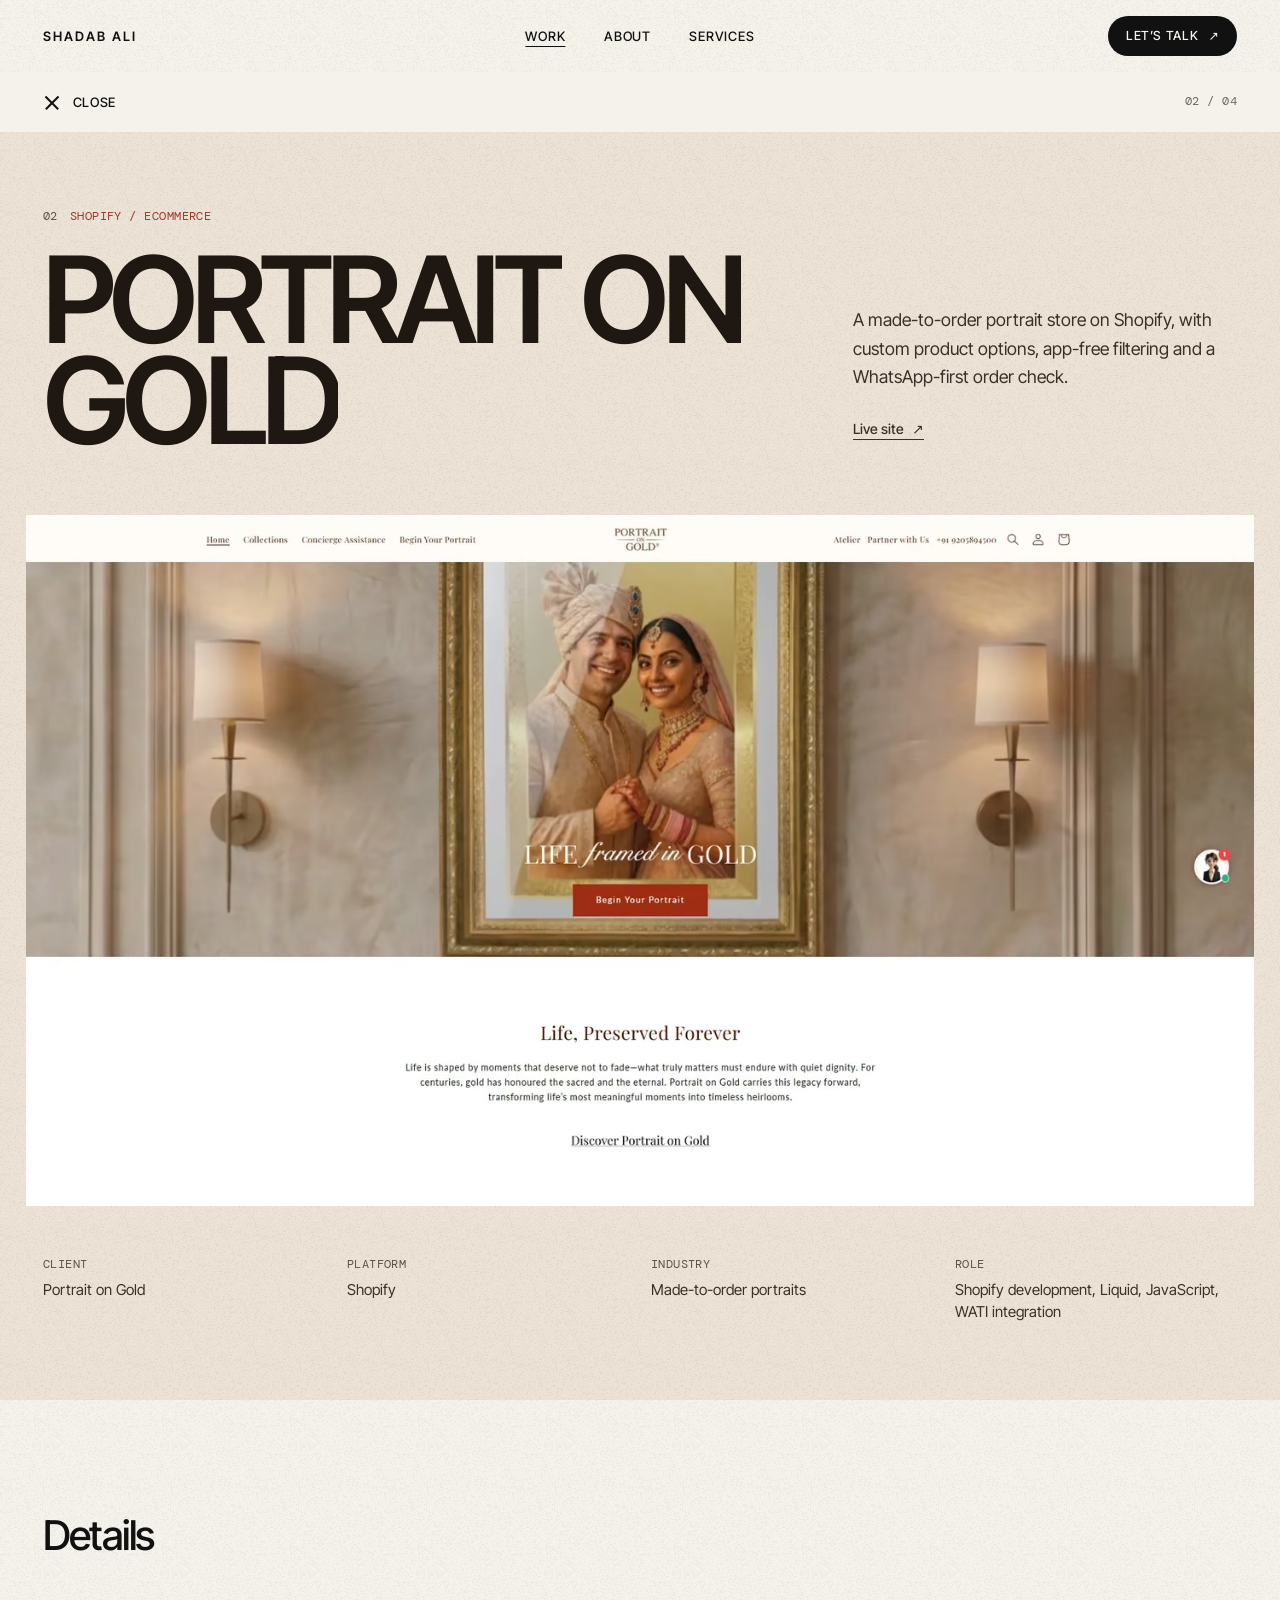
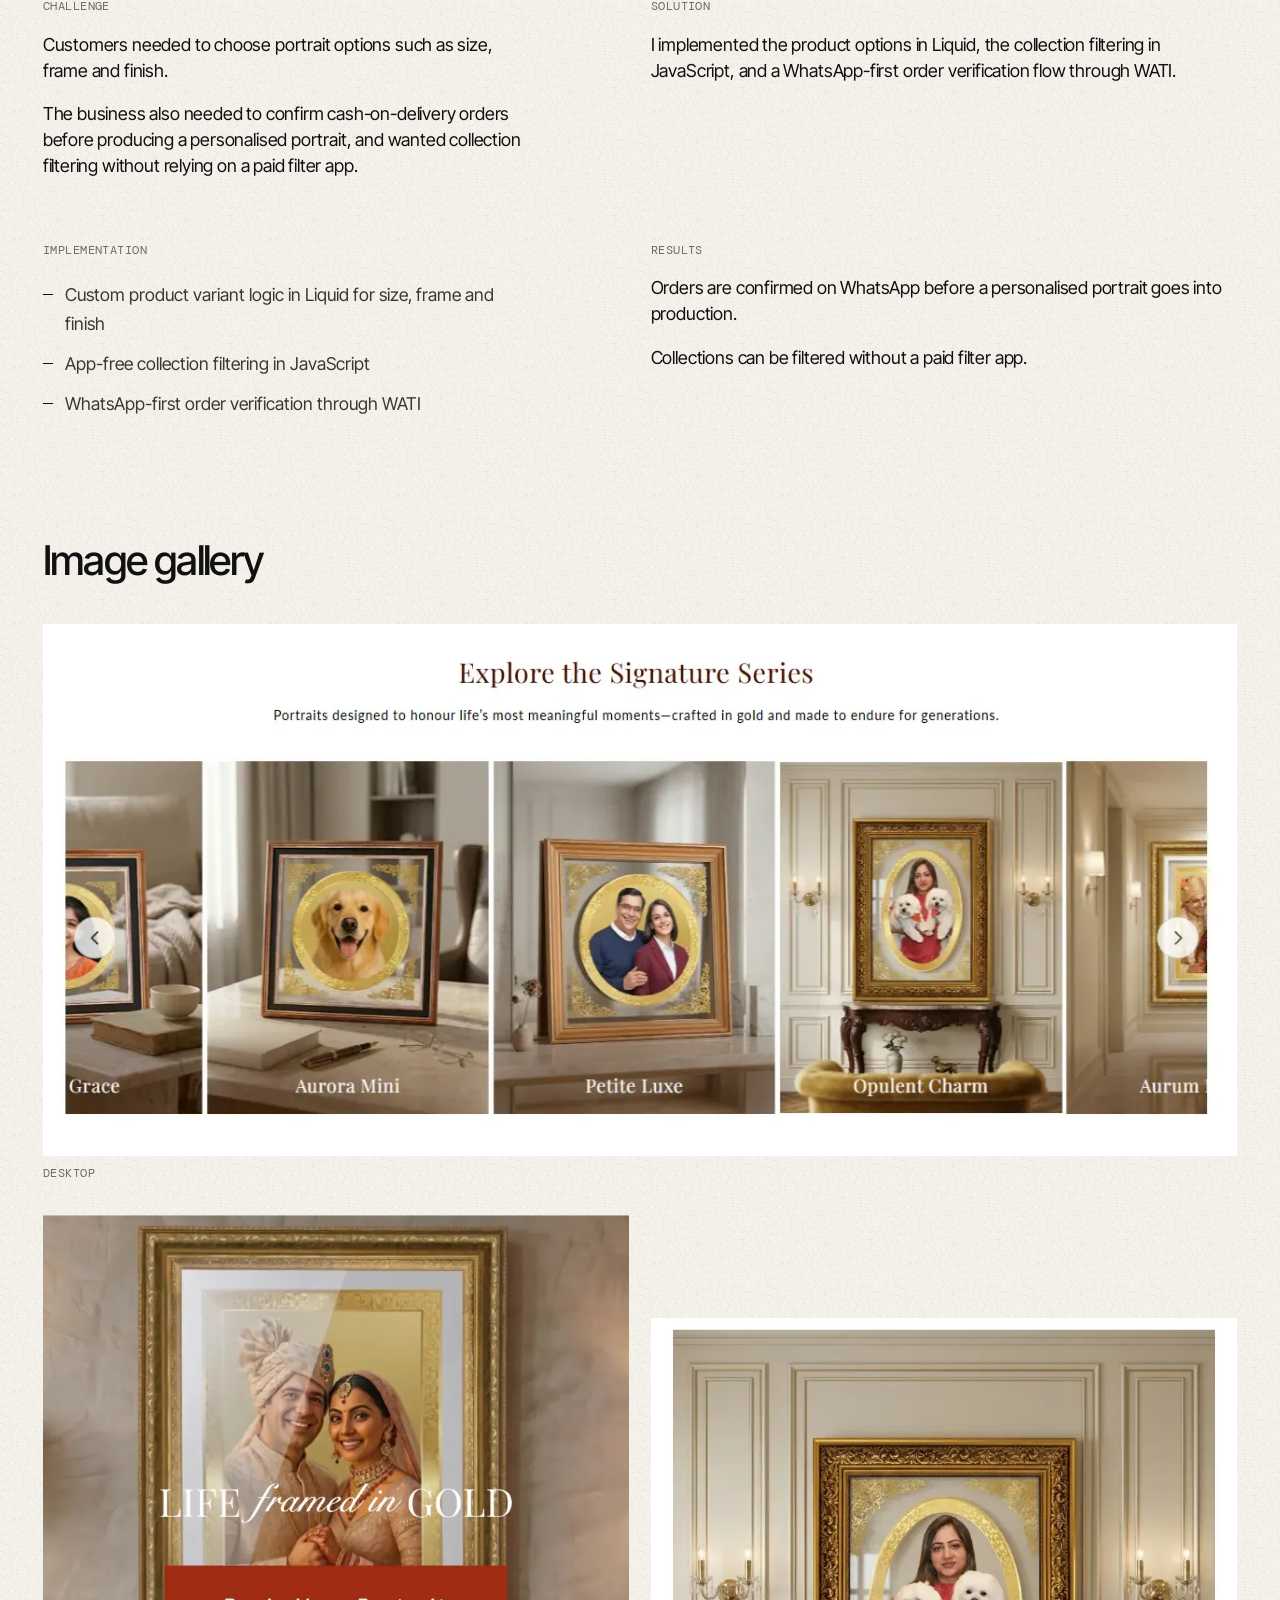
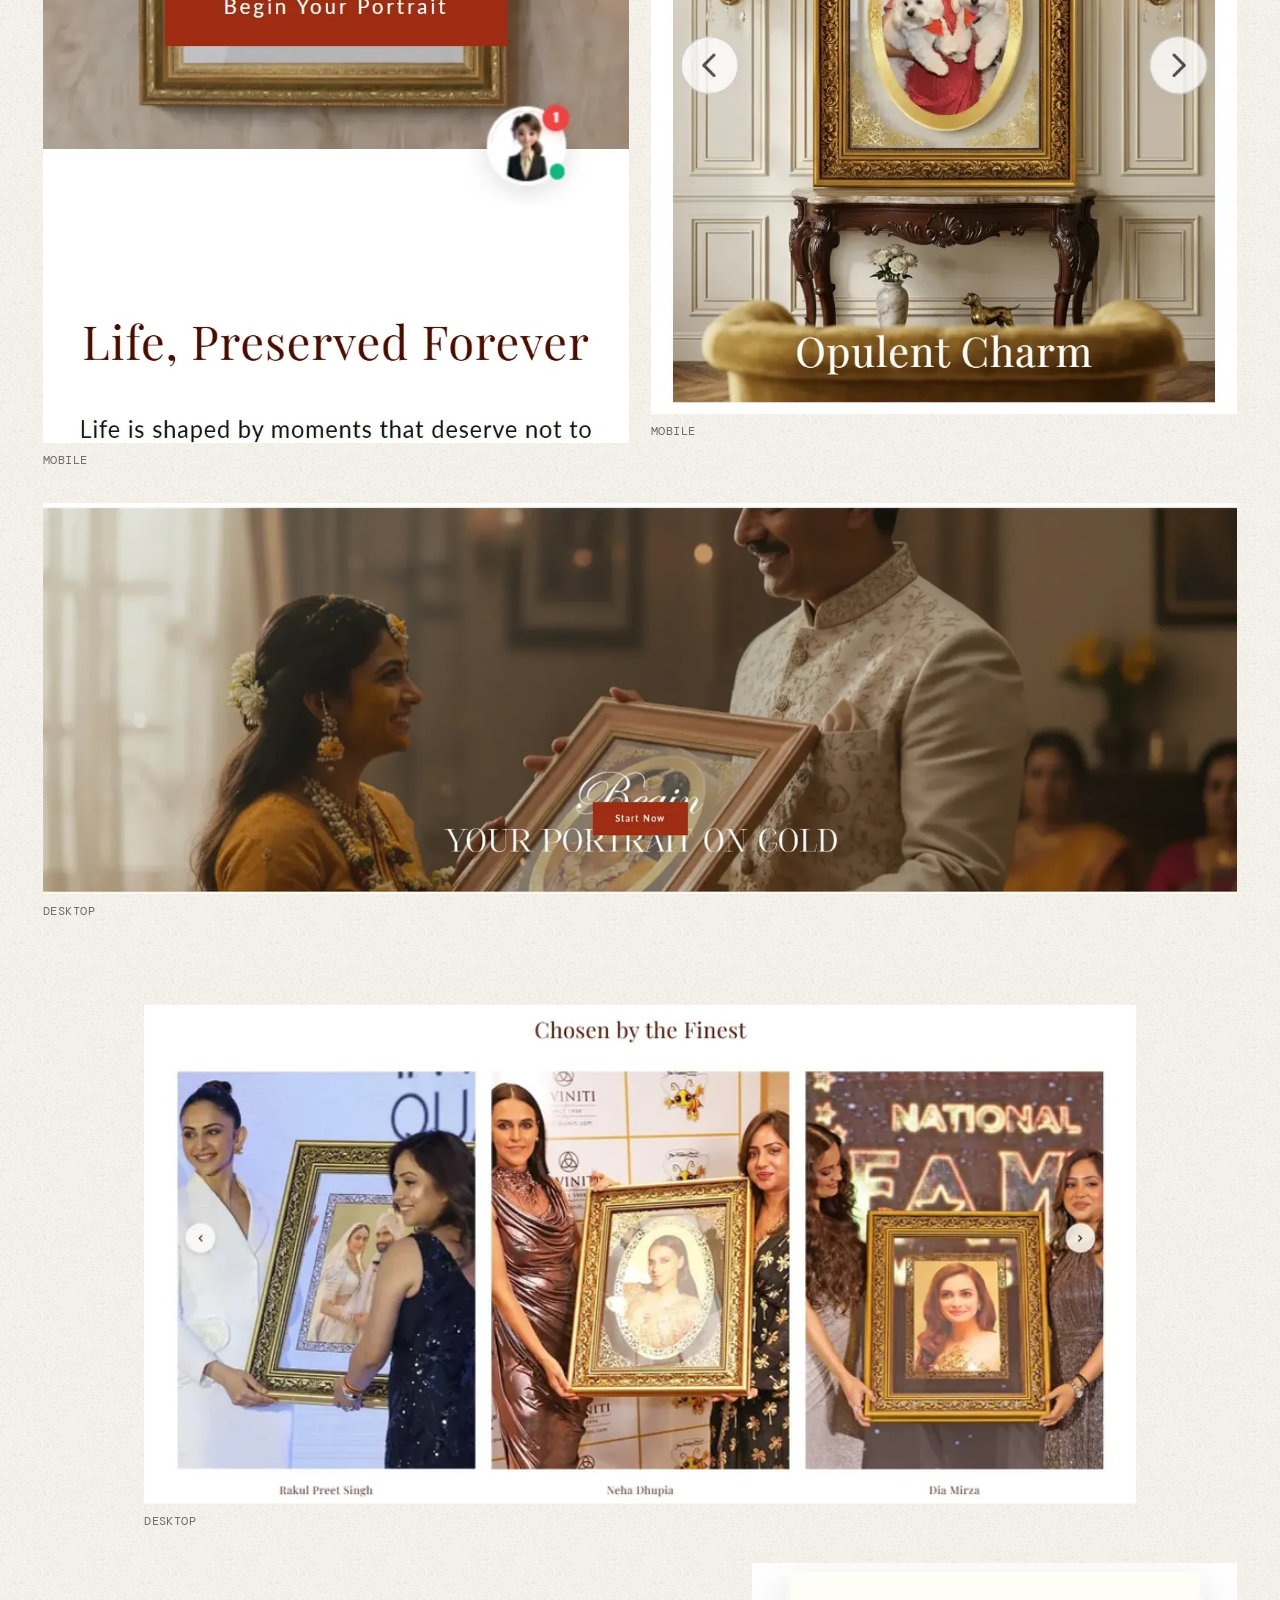
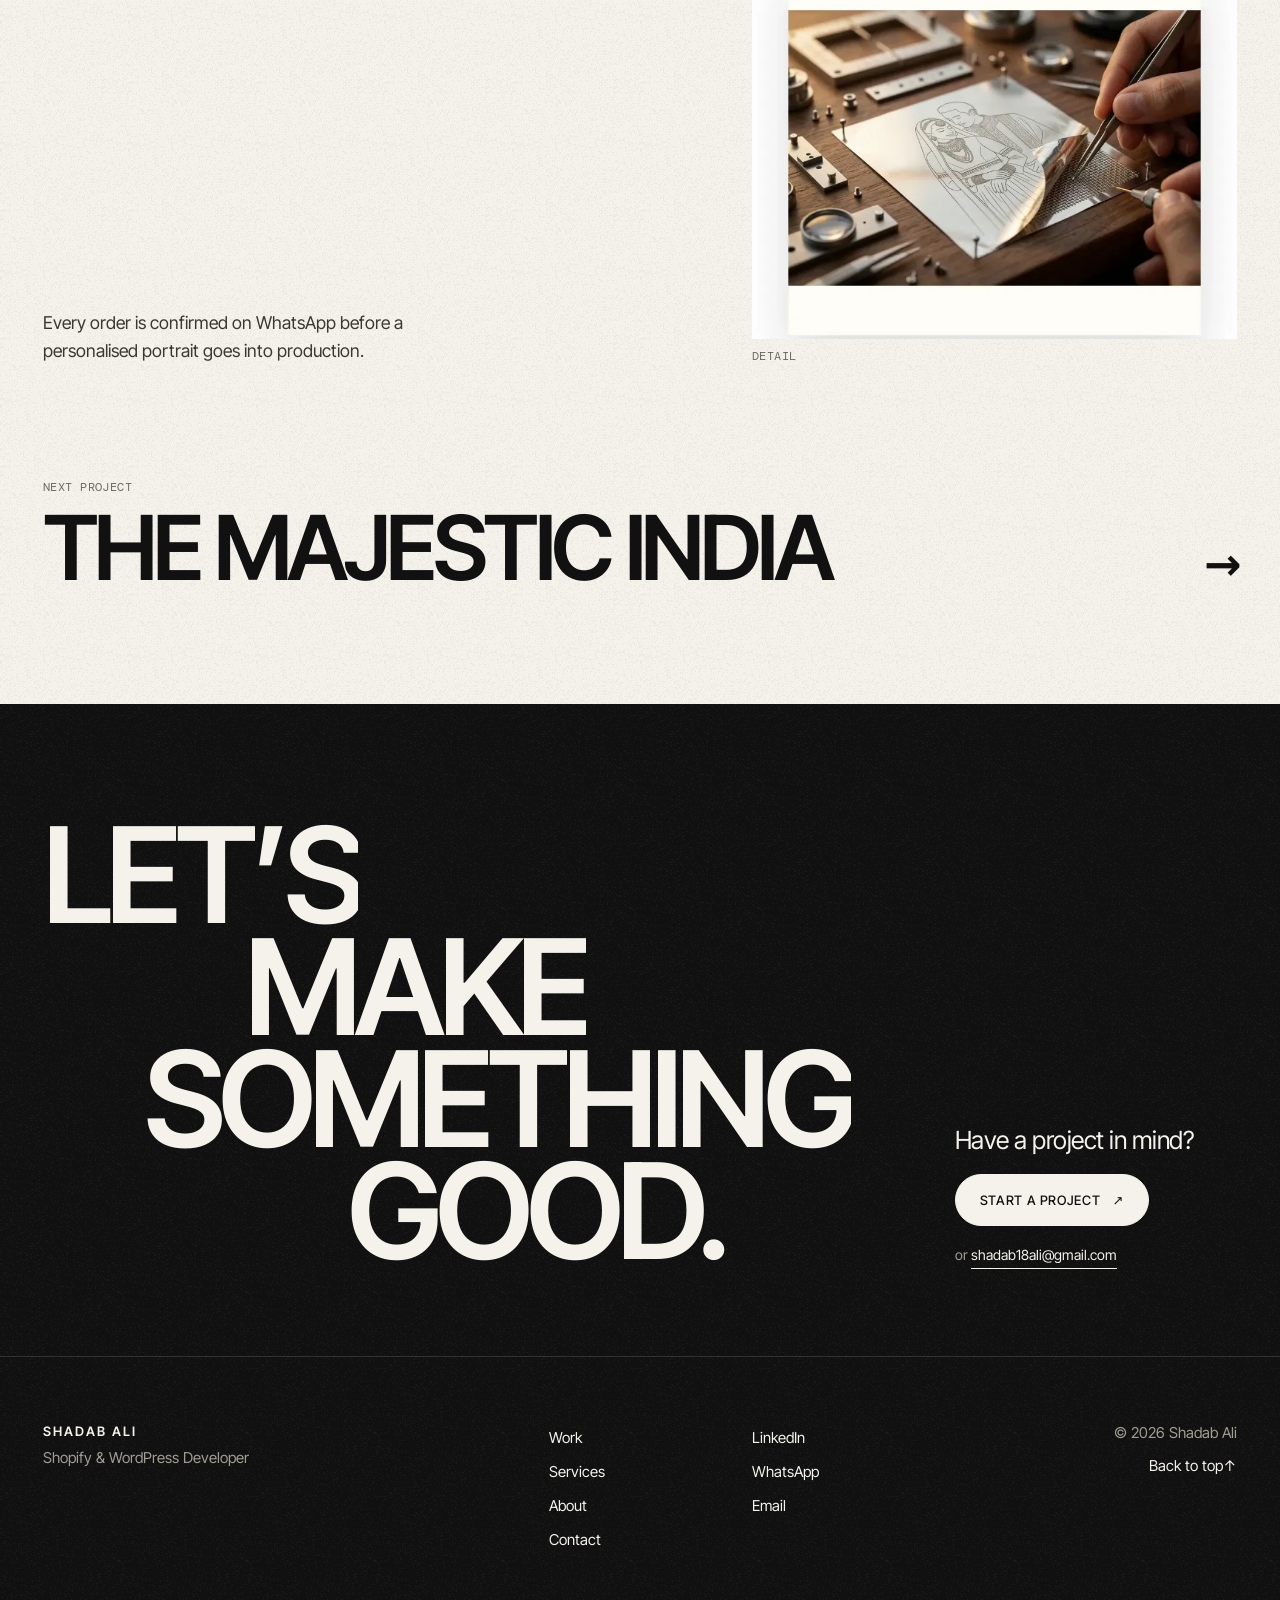
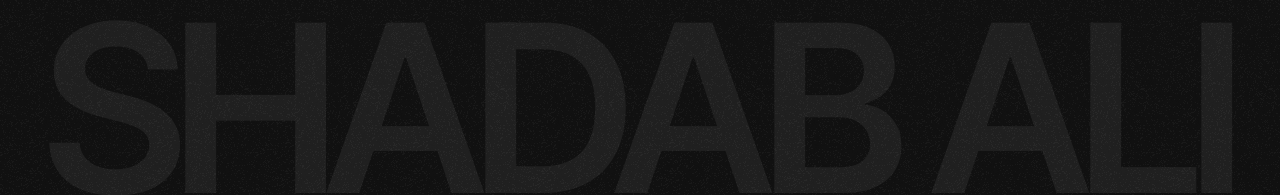
<file: case-portrait-on-gold.html>
<!doctype html>
<html lang="en">
<head>
  <meta charset="utf-8">
  <meta name="viewport" content="width=device-width, initial-scale=1">
  <meta name="theme-color" content="#f5f2ec">
  <title>Portrait on Gold — Shopify / Ecommerce Development Case Study | Shadab Ali</title>
  <meta name="description" content="A made-to-order portrait store on Shopify, with custom product options, app-free filtering and a WhatsApp-first order check.">
  <link rel="canonical" href="https://website-swart-nu-54.vercel.app/case-portrait-on-gold.html">
  <link rel="icon" href="assets/favicon.svg" type="image/svg+xml">
  <link rel="apple-touch-icon" href="assets/apple-touch-icon.png">
  <meta property="og:type" content="website">
  <meta property="og:site_name" content="Shadab Ali">
  <meta property="og:locale" content="en_GB">
  <meta property="og:title" content="Portrait on Gold — Shopify / Ecommerce Development Case Study | Shadab Ali">
  <meta property="og:description" content="A made-to-order portrait store on Shopify, with custom product options, app-free filtering and a WhatsApp-first order check.">
  <meta property="og:url" content="https://website-swart-nu-54.vercel.app/case-portrait-on-gold.html">
  <meta property="og:image" content="https://website-swart-nu-54.vercel.app/assets/og-image.jpg">
  <meta property="og:image:width" content="1200">
  <meta property="og:image:height" content="630">
  <meta property="og:image:alt" content="Shadab Ali — Shopify &amp; WordPress developer, with project work">
  <meta name="twitter:card" content="summary_large_image">
  <meta name="twitter:title" content="Portrait on Gold — Shopify / Ecommerce Development Case Study | Shadab Ali">
  <meta name="twitter:description" content="A made-to-order portrait store on Shopify, with custom product options, app-free filtering and a WhatsApp-first order check.">
  <meta name="twitter:image" content="https://website-swart-nu-54.vercel.app/assets/og-image.jpg">
  <link rel="preload" href="assets/fonts/inter-tight-latin.woff2" as="font" type="font/woff2" crossorigin>
  <link rel="stylesheet" href="site.css">
  <script>document.documentElement.classList.add('js');setTimeout(function(){if(!window.__site)document.documentElement.classList.remove('js')},4000)</script>
  <script src="site.js" defer></script>
</head>
<body class="page-case">
  <a class="skip-link" href="#main">Skip to content</a>
  <header class="site-header" id="top" data-header>
    <div class="wrap header-inner">
      <a class="brand" href="index.html" aria-label="Shadab Ali, home">Shadab Ali</a>
      <nav class="nav" id="site-nav" aria-label="Main">
        <ul class="nav-list"><li><a href="work.html" aria-current="page">Work</a></li><li><a href="about.html">About</a></li><li><a href="services.html">Services</a></li><li class=nav-contact><a href="contact.html">Contact</a></li></ul>
        <a class="nav-cta" href="contact.html">Let’s talk <span class="arrow arrow--up" aria-hidden="true">↗</span></a>
        <p class="nav-extra"><a href="mailto:shadab18ali@gmail.com">shadab18ali@gmail.com</a><a href="https://wa.me/919931394885" target="_blank" rel="noopener noreferrer">WhatsApp +91 99313 94885</a></p>
      </nav>
      <button class="menu-toggle" type="button" aria-expanded="false" aria-controls="site-nav" data-menu-toggle>Menu</button>
    </div>
  </header>

  <main id="main">
    <article class="case" data-case aria-labelledby="case-title">
      <div class="case-bar"><div class="wrap case-bar-inner"><a class="case-close" href="work.html" data-case-close><span class="x" aria-hidden="true"></span>Close</a><span class="label muted">02 / 04</span></div></div>
      <header class="case-top world--pog">
        <div class="wrap case-head">
          <p class="label world-cat"><span class="world-num">02</span> Shopify / Ecommerce</p>
          <h1 class="case-title split" id="case-title" data-reveal>Portrait on Gold</h1>
          <div class="case-intro" data-reveal><p>A made-to-order portrait store on Shopify, with custom product options, app-free filtering and a WhatsApp-first order check.</p><a class="link" href="https://www.portraitongold.com" target="_blank" rel="noopener noreferrer">Live site <span class="arrow arrow--up" aria-hidden="true">↗</span><span class="visually-hidden"> (opens in a new tab)</span></a></div>
        </div>
        <figure class="case-hero"><span class="media"><picture><source media="(max-width: 767px)" type="image/avif" srcset="assets/work/pog-phone-480.avif 480w, assets/work/pog-phone-800.avif 800w" sizes="calc(100vw - 32px)" width="800" height="1422"><source media="(max-width: 767px)" type="image/webp" srcset="assets/work/pog-phone-480.webp 480w, assets/work/pog-phone-800.webp 800w" sizes="calc(100vw - 32px)" width="800" height="1422"><source type="image/avif" srcset="assets/work/pog-exhibit-960.avif 960w, assets/work/pog-exhibit-1440.avif 1440w, assets/work/pog-exhibit-1911.avif 1911w" sizes="(max-width: 767px) calc(100vw - 32px), 96vw"><img src="assets/work/pog-exhibit-1911.webp" srcset="assets/work/pog-exhibit-960.webp 960w, assets/work/pog-exhibit-1440.webp 1440w, assets/work/pog-exhibit-1911.webp 1911w" sizes="(max-width: 767px) calc(100vw - 32px), 96vw" alt="Portrait on Gold Shopify storefront homepage" width="1911" height="1194" loading="eager" decoding="async" fetchpriority="high"></picture></span></figure>
        <div class="wrap"><dl class="case-meta" data-reveal><div class="meta-client"><dt class="label">Client</dt><dd>Portrait on Gold</dd></div><div class="meta-platform"><dt class="label">Platform</dt><dd>Shopify</dd></div><div class="meta-industry"><dt class="label">Industry</dt><dd>Made-to-order portraits</dd></div><div class="meta-role"><dt class="label">Role</dt><dd>Shopify development, Liquid, JavaScript, WATI integration</dd></div></dl></div>
      </header>
      <div class="wrap">
        <section class="case-details" aria-labelledby="details-portrait-on-gold">
          <h2 class="h3" id="details-portrait-on-gold">Details</h2>
          <div class="case-cols">
            <div class="case-col" data-reveal><h3 class="label">Challenge</h3><p>Customers needed to choose portrait options such as size, frame and finish.</p><p>The business also needed to confirm cash-on-delivery orders before producing a personalised portrait, and wanted collection filtering without relying on a paid filter app.</p></div>
            <div class="case-col" data-reveal><h3 class="label">Solution</h3><p>I implemented the product options in Liquid, the collection filtering in JavaScript, and a WhatsApp-first order verification flow through WATI.</p></div>
            <div class="case-col" data-reveal><h3 class="label">Implementation</h3><ul class="case-list"><li>Custom product variant logic in Liquid for size, frame and finish</li><li>App-free collection filtering in JavaScript</li><li>WhatsApp-first order verification through WATI</li></ul></div>
            <div class="case-col case-results" data-reveal><h3 class="label">Results</h3><p>Orders are confirmed on WhatsApp before a personalised portrait goes into production.</p><p>Collections can be filtered without a paid filter app.</p></div>
          </div>
        </section>
        <section class="case-gallery" aria-labelledby="gallery-portrait-on-gold">
          <h2 class="h3" id="gallery-portrait-on-gold">Image gallery</h2>
          <div class="gallery">
            <figure class="g-full"><div class="media" data-reveal="clip"><img src="assets/work/pog-feature-1280.webp" srcset="assets/work/pog-feature-900.webp 900w, assets/work/pog-feature-1280.webp 1280w" sizes="(max-width: 767px) 100vw, 94vw" alt="Portrait on Gold signature series on desktop" width="1280" height="570" loading="lazy" decoding="async"></div><figcaption class="label muted">Desktop</figcaption></figure>
            <figure class="g-pair-a"><div class="media" data-reveal="clip"><img src="assets/work/pog-m-hero-800.webp" srcset="assets/work/pog-m-hero-480.webp 480w, assets/work/pog-m-hero-800.webp 800w" sizes="(max-width: 767px) 100vw, 46vw" alt="Portrait on Gold homepage on mobile" width="800" height="1140" loading="lazy" decoding="async"></div><figcaption class="label muted">Mobile</figcaption></figure>
            <figure class="g-pair-b"><div class="media" data-reveal="clip"><img src="assets/work/pog-m-opulent-800.webp" srcset="assets/work/pog-m-opulent-480.webp 480w, assets/work/pog-m-opulent-800.webp 800w" sizes="(max-width: 767px) 100vw, 46vw" alt="Portrait on Gold &quot;Opulent Charm&quot; collection on mobile" width="800" height="950" loading="lazy" decoding="async"></div><figcaption class="label muted">Mobile</figcaption></figure>
            <figure class="g-full"><div class="media" data-reveal="clip"><img src="assets/work/pog-begin-1600.webp" srcset="assets/work/pog-begin-900.webp 900w, assets/work/pog-begin-1600.webp 1600w" sizes="(max-width: 767px) 100vw, 94vw" alt="Portrait on Gold &quot;Begin your portrait&quot; banner on desktop" width="1600" height="524" loading="lazy" decoding="async"></div><figcaption class="label muted">Desktop</figcaption></figure>
            <figure class="g-large"><div class="media" data-reveal="clip"><img src="assets/work/seq-pog-chosen-900.webp" srcset="assets/work/seq-pog-chosen-560.webp 560w, assets/work/seq-pog-chosen-900.webp 900w" sizes="(max-width: 767px) 100vw, 80vw" alt="Portrait on Gold &quot;Chosen by the finest&quot; section on desktop" width="900" height="453" loading="lazy" decoding="async"></div><figcaption class="label muted">Desktop</figcaption></figure>
            <p class="g-detail-copy" data-reveal>Every order is confirmed on WhatsApp before a personalised portrait goes into production.</p>
            <figure class="g-detail"><div class="media" data-reveal="clip"><img src="assets/work/pog-m-alchemy-800.webp" srcset="assets/work/pog-m-alchemy-480.webp 480w, assets/work/pog-m-alchemy-800.webp 800w" sizes="(max-width: 767px) 100vw, 40vw" alt="Portrait on Gold &quot;Alchemy of a masterpiece&quot; section on mobile" width="800" height="620" loading="lazy" decoding="async"></div><figcaption class="label muted">Detail</figcaption></figure>
          </div>
        </section>
        <nav class="case-next" aria-label="Next project"><span class="label muted">Next project</span><a href="case-majestic-india.html" data-open-project>The Majestic India <span class="arrow" aria-hidden="true">→</span></a></nav>
      </div>
    </article>

    <section class="final theme-dark" aria-labelledby="final-title">
      <div class="wrap final-grid">
        <h2 class="final-title" id="final-title"><span class="line split" data-reveal>Let’s</span> <span class="line split" data-reveal>make</span> <span class="line split" data-reveal>something</span> <span class="line split" data-reveal>good.</span></h2>
        <div class="final-side" data-reveal>
          <p class="final-kicker">Have a project in mind?</p>
          <a class="button button--light" href="contact.html">Start a project <span class="arrow arrow--up" aria-hidden="true">↗</span></a>
          <p class="final-direct">or <a href="mailto:shadab18ali@gmail.com">shadab18ali@gmail.com</a></p>
        </div>
      </div>
    </section>
  </main>

  <footer class="site-footer theme-dark">
    <div class="wrap">
      <div class="footer-grid">
        <div class="footer-id"><p class="footer-brand">Shadab Ali</p><p class="muted">Shopify &amp; WordPress Developer</p></div>
        <nav class="footer-links" aria-label="Footer"><a href="work.html">Work</a><a href="services.html">Services</a><a href="about.html">About</a><a href="contact.html">Contact</a></nav>
        <div class="footer-links"><a href="https://linkedin.com/in/shadab-ali-7b0261238" target="_blank" rel="noopener noreferrer">LinkedIn<span class="visually-hidden"> (opens in a new tab)</span></a><a href="https://wa.me/919931394885" target="_blank" rel="noopener noreferrer">WhatsApp<span class="visually-hidden"> (opens WhatsApp)</span></a><a href="mailto:shadab18ali@gmail.com">Email</a></div>
        <div class="footer-end"><p class="muted">© <span data-year>2026</span> Shadab Ali</p><a class="footer-top" href="#top">Back to top <span aria-hidden="true">↑</span></a></div>
      </div>
      <div class="footer-mark-wrap" aria-hidden="true"><p class="footer-mark">Shadab Ali</p></div>
    </div>
  </footer>
</body>
</html>
</file>
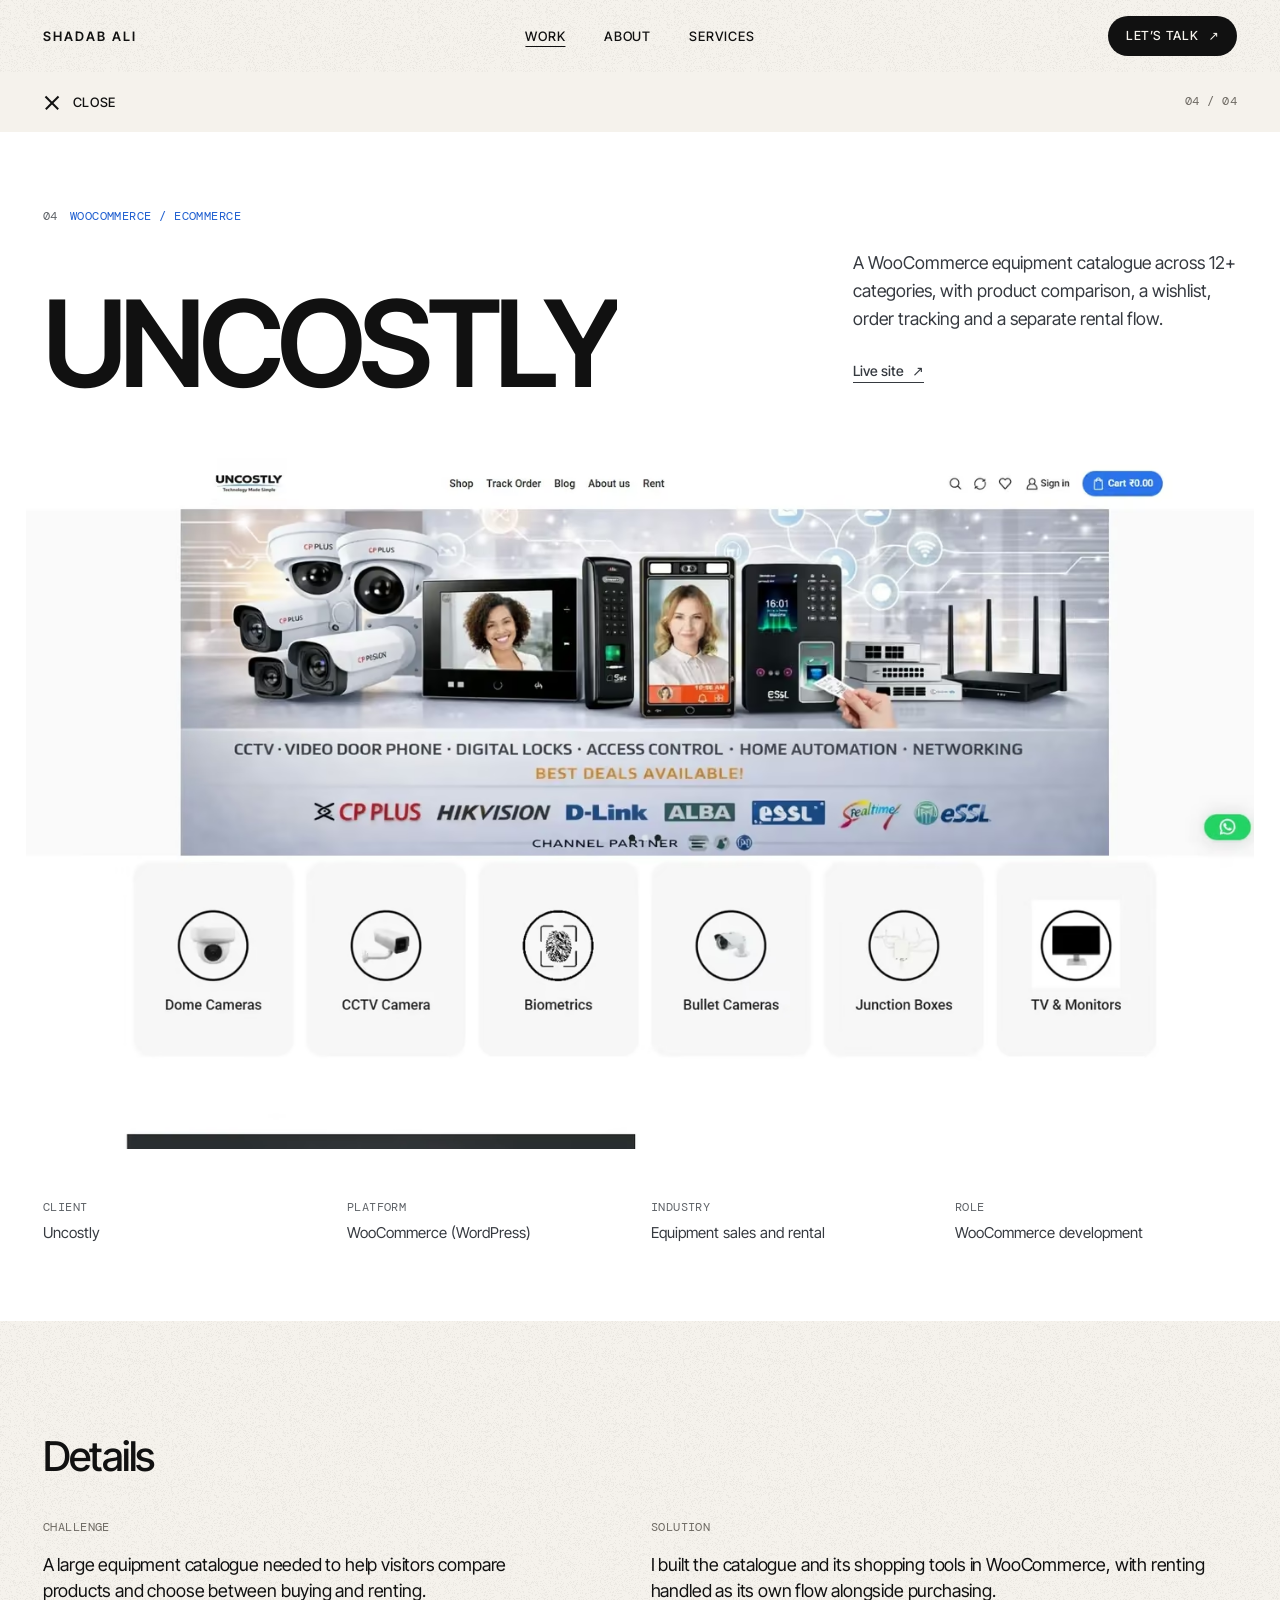
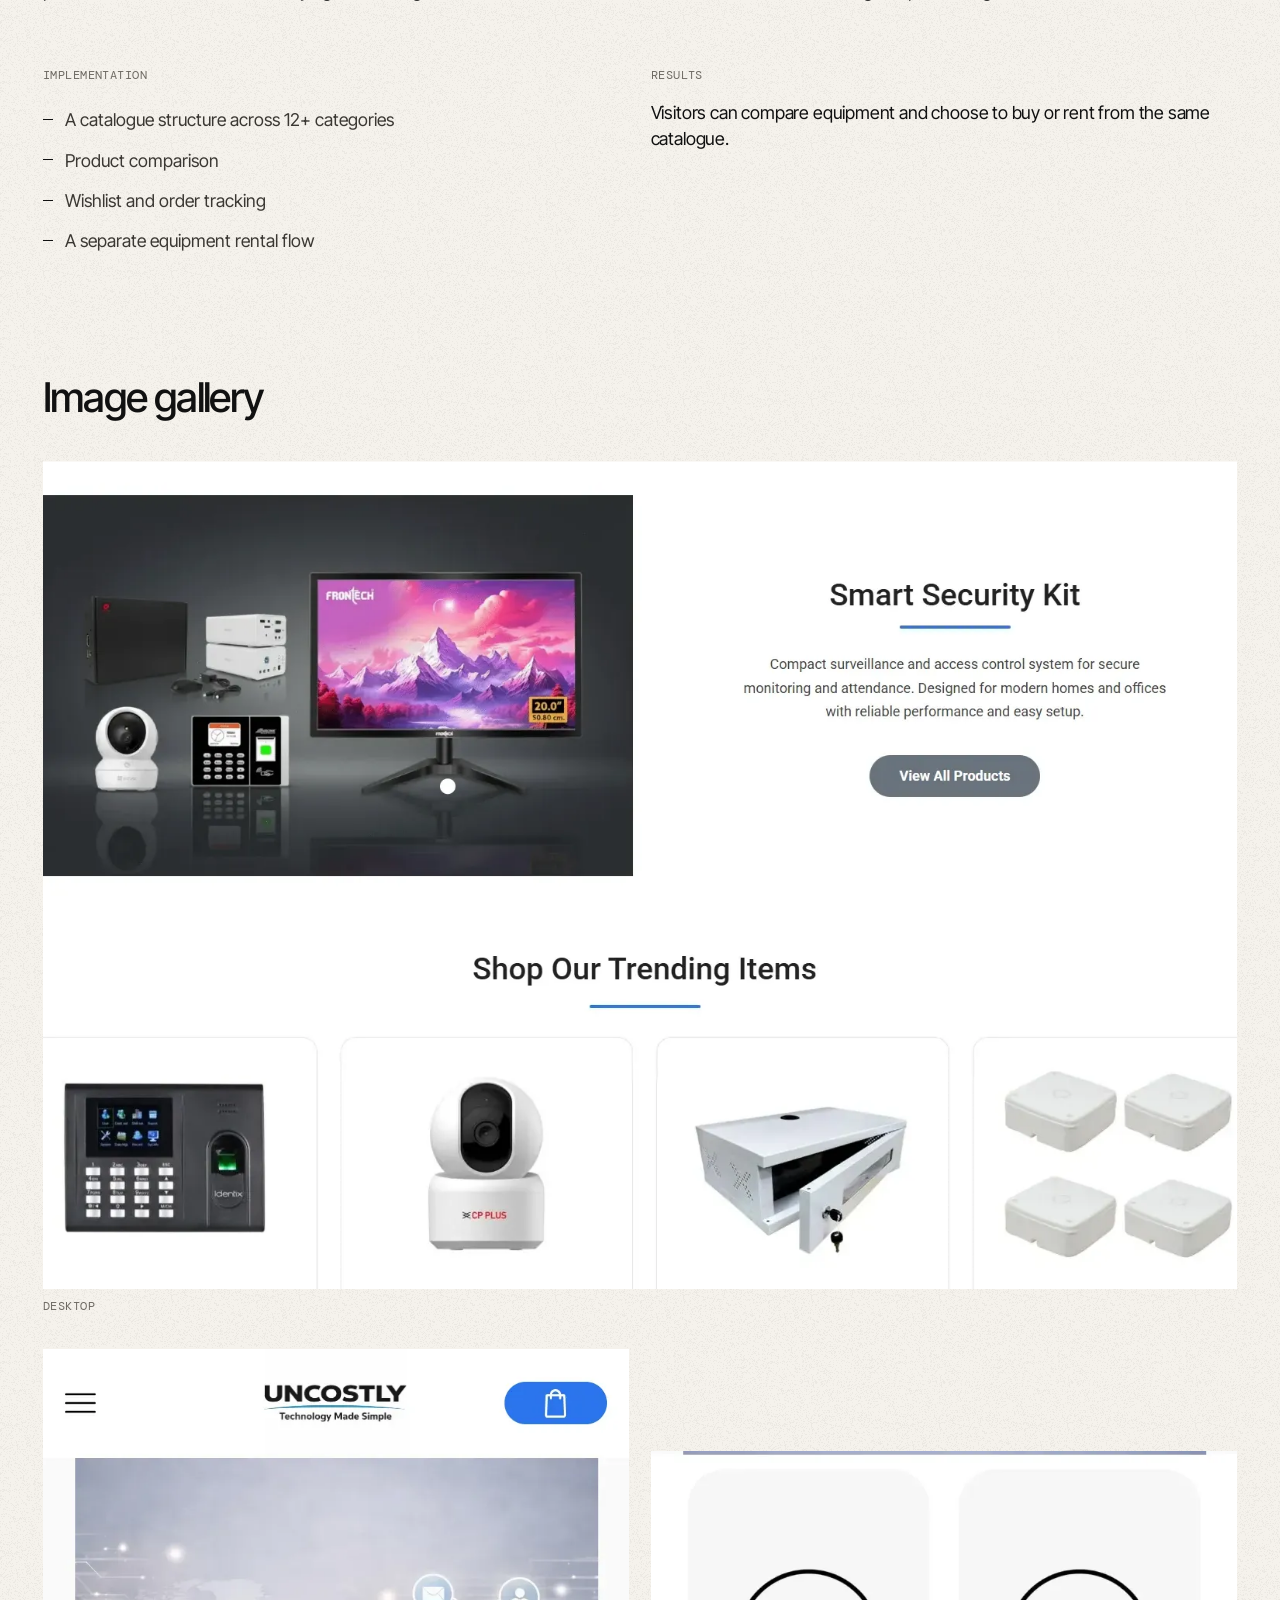
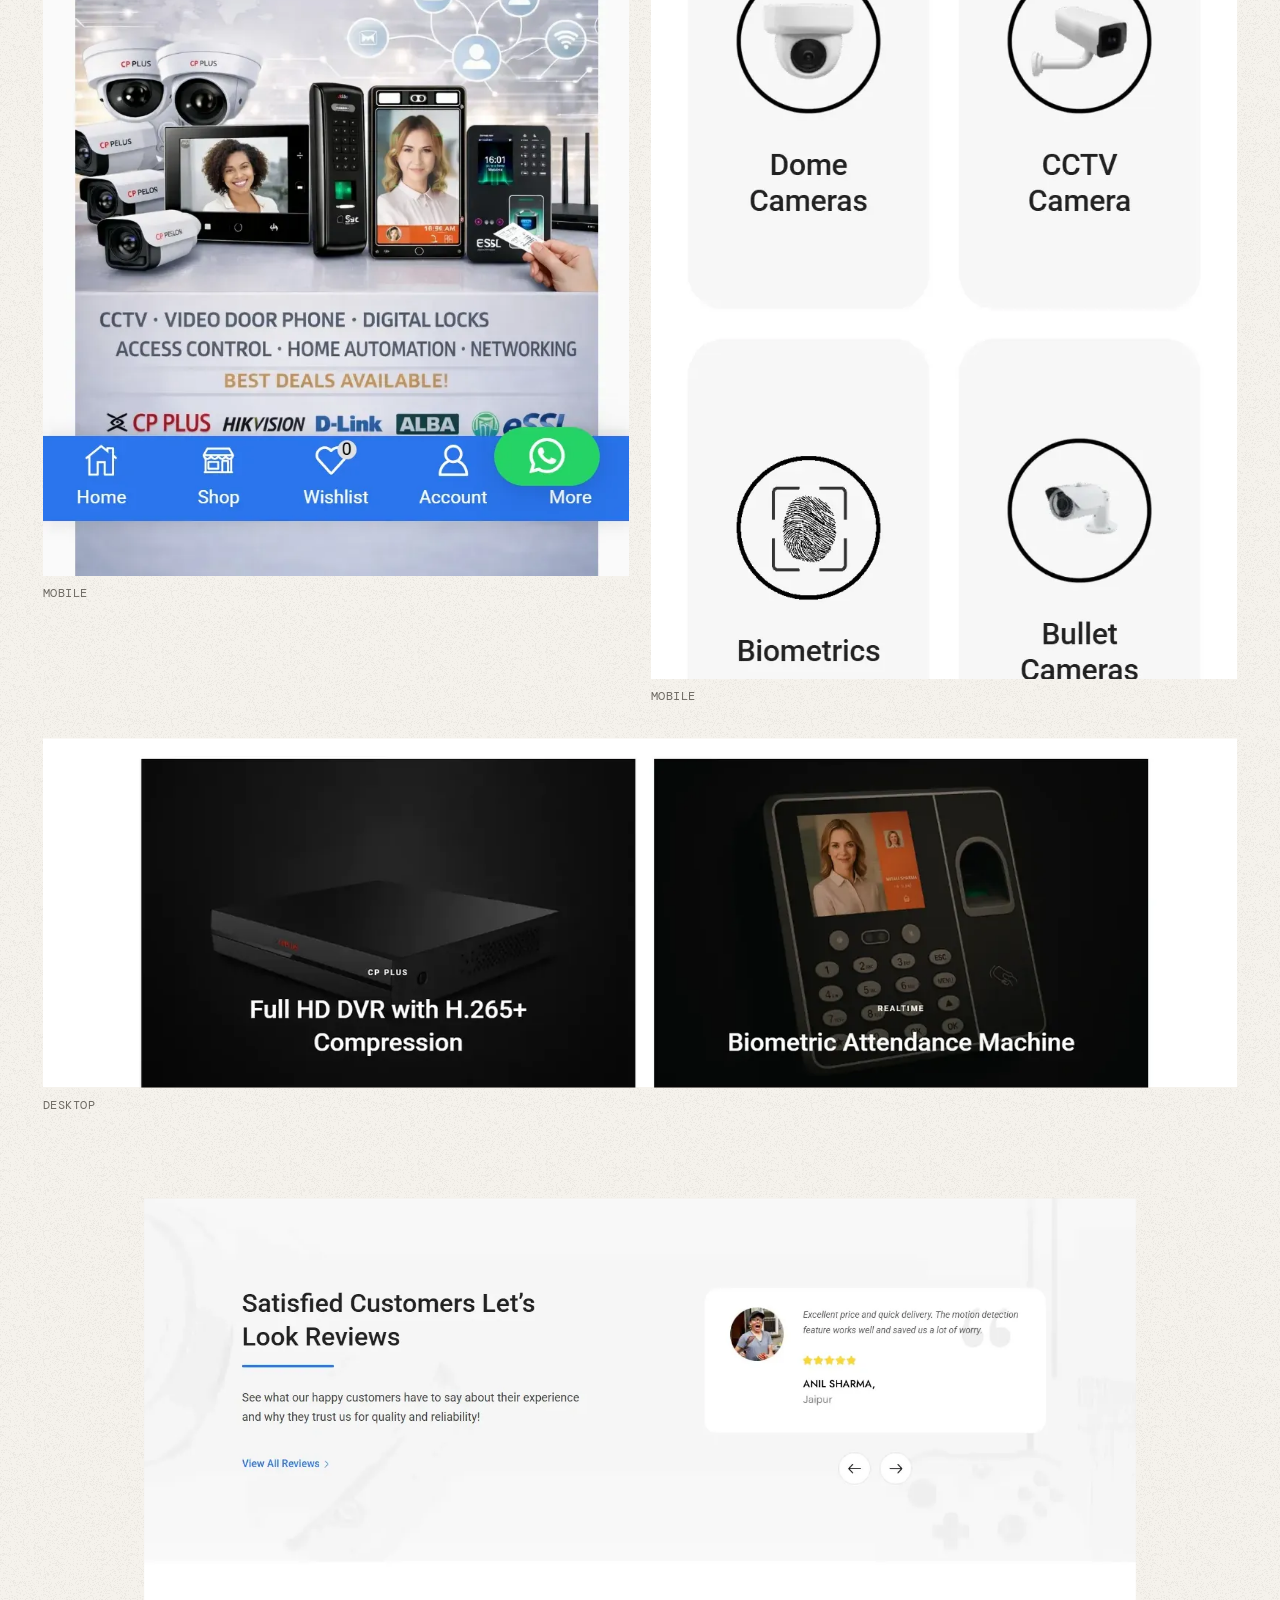
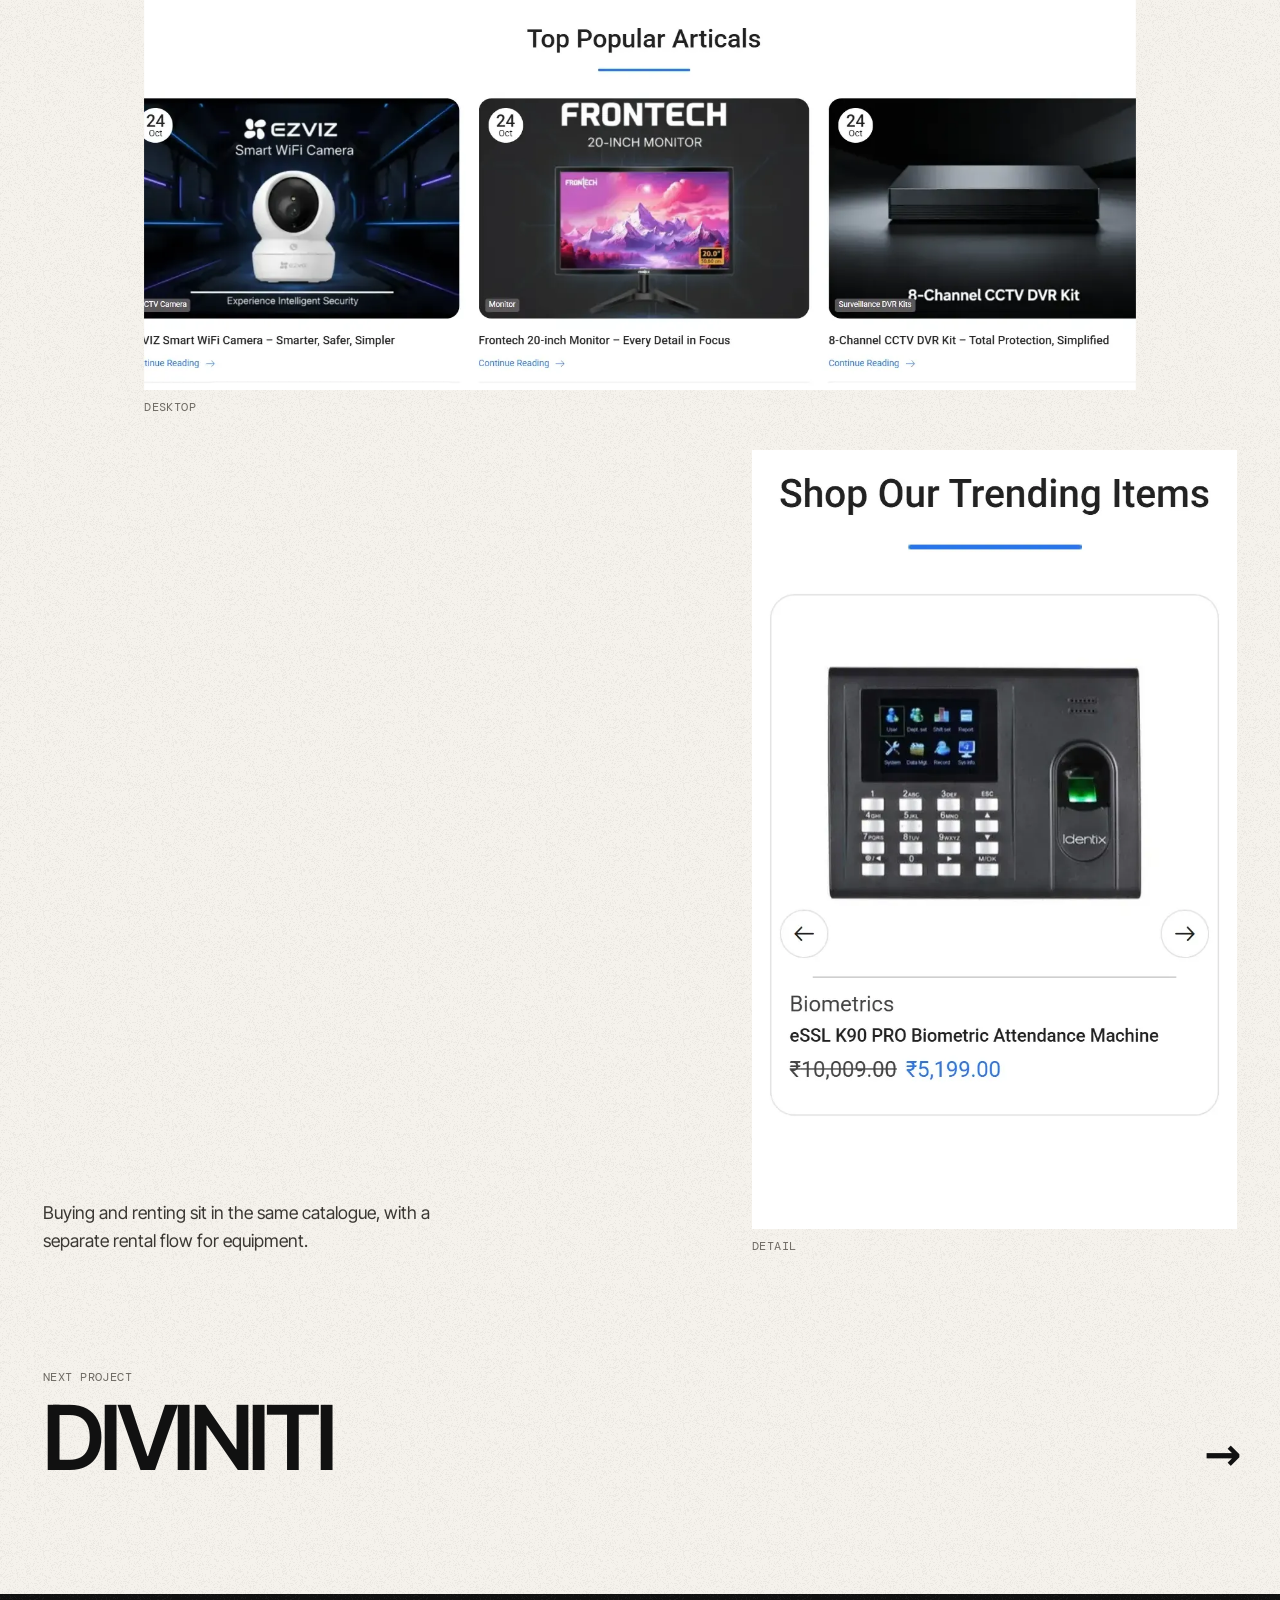
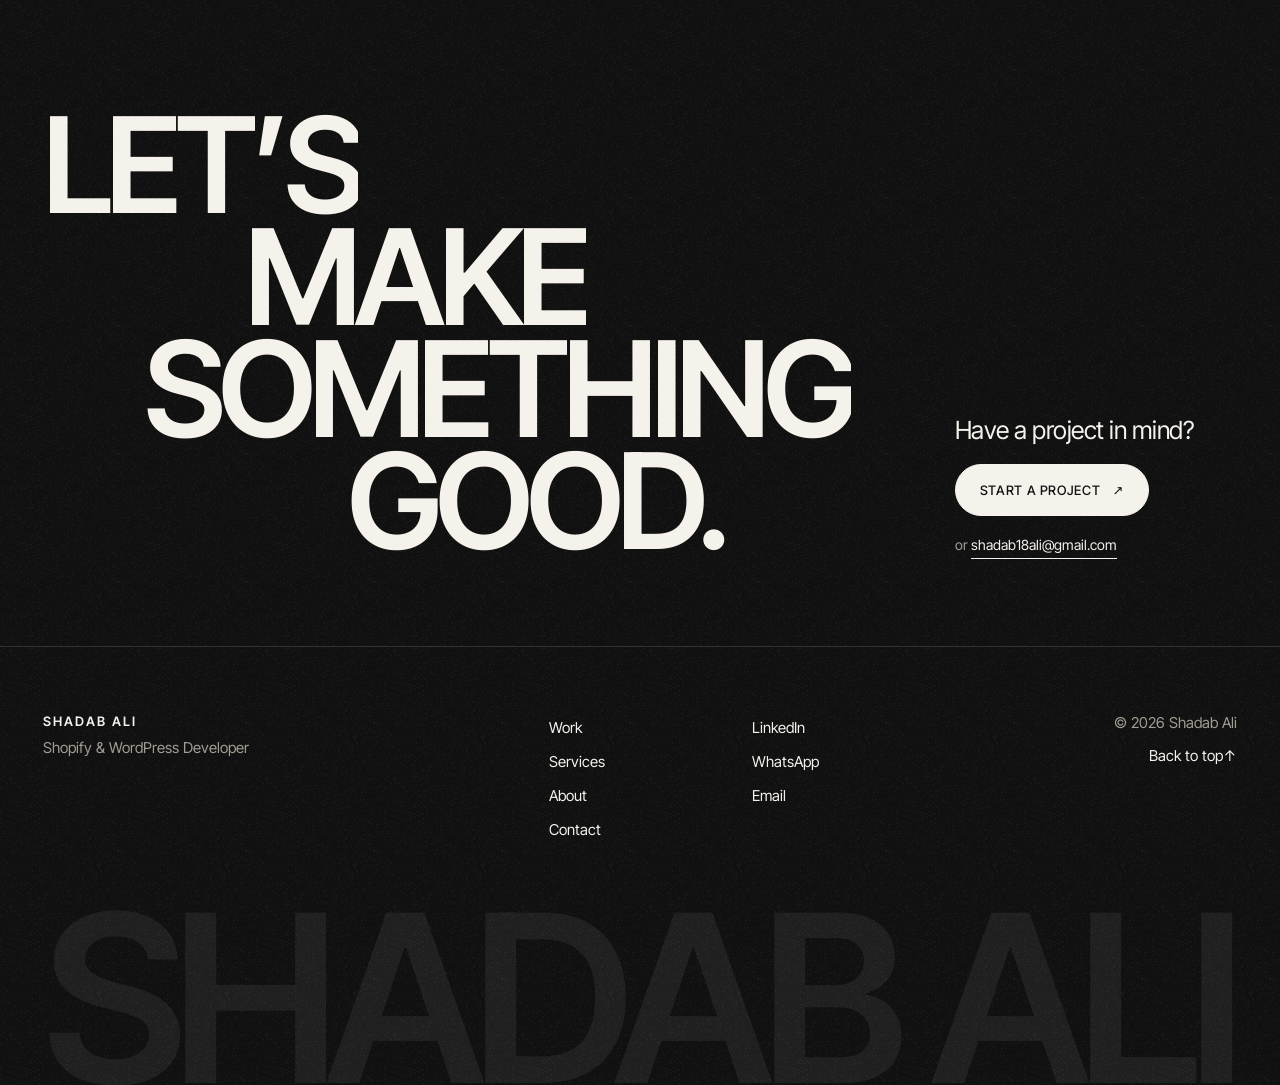
<file: case-uncostly.html>
<!doctype html>
<html lang="en">
<head>
  <meta charset="utf-8">
  <meta name="viewport" content="width=device-width, initial-scale=1">
  <meta name="theme-color" content="#f5f2ec">
  <title>Uncostly — WooCommerce Development Case Study | Shadab Ali</title>
  <meta name="description" content="A WooCommerce equipment catalogue across 12+ categories, with product comparison, a wishlist, order tracking and a separate rental flow.">
  <link rel="canonical" href="https://website-swart-nu-54.vercel.app/case-uncostly.html">
  <link rel="icon" href="assets/favicon.svg" type="image/svg+xml">
  <link rel="apple-touch-icon" href="assets/apple-touch-icon.png">
  <meta property="og:type" content="website">
  <meta property="og:site_name" content="Shadab Ali">
  <meta property="og:locale" content="en_GB">
  <meta property="og:title" content="Uncostly — WooCommerce Development Case Study | Shadab Ali">
  <meta property="og:description" content="A WooCommerce equipment catalogue across 12+ categories, with product comparison, a wishlist, order tracking and a separate rental flow.">
  <meta property="og:url" content="https://website-swart-nu-54.vercel.app/case-uncostly.html">
  <meta property="og:image" content="https://website-swart-nu-54.vercel.app/assets/og-image.jpg">
  <meta property="og:image:width" content="1200">
  <meta property="og:image:height" content="630">
  <meta property="og:image:alt" content="Shadab Ali — Shopify &amp; WordPress developer, with project work">
  <meta name="twitter:card" content="summary_large_image">
  <meta name="twitter:title" content="Uncostly — WooCommerce Development Case Study | Shadab Ali">
  <meta name="twitter:description" content="A WooCommerce equipment catalogue across 12+ categories, with product comparison, a wishlist, order tracking and a separate rental flow.">
  <meta name="twitter:image" content="https://website-swart-nu-54.vercel.app/assets/og-image.jpg">
  <link rel="preload" href="assets/fonts/inter-tight-latin.woff2" as="font" type="font/woff2" crossorigin>
  <link rel="stylesheet" href="site.css">
  <script>document.documentElement.classList.add('js');setTimeout(function(){if(!window.__site)document.documentElement.classList.remove('js')},4000)</script>
  <script src="site.js" defer></script>
</head>
<body class="page-case">
  <a class="skip-link" href="#main">Skip to content</a>
  <header class="site-header" id="top" data-header>
    <div class="wrap header-inner">
      <a class="brand" href="index.html" aria-label="Shadab Ali, home">Shadab Ali</a>
      <nav class="nav" id="site-nav" aria-label="Main">
        <ul class="nav-list"><li><a href="work.html" aria-current="page">Work</a></li><li><a href="about.html">About</a></li><li><a href="services.html">Services</a></li><li class=nav-contact><a href="contact.html">Contact</a></li></ul>
        <a class="nav-cta" href="contact.html">Let’s talk <span class="arrow arrow--up" aria-hidden="true">↗</span></a>
        <p class="nav-extra"><a href="mailto:shadab18ali@gmail.com">shadab18ali@gmail.com</a><a href="https://wa.me/919931394885" target="_blank" rel="noopener noreferrer">WhatsApp +91 99313 94885</a></p>
      </nav>
      <button class="menu-toggle" type="button" aria-expanded="false" aria-controls="site-nav" data-menu-toggle>Menu</button>
    </div>
  </header>

  <main id="main">
    <article class="case" data-case aria-labelledby="case-title">
      <div class="case-bar"><div class="wrap case-bar-inner"><a class="case-close" href="work.html" data-case-close><span class="x" aria-hidden="true"></span>Close</a><span class="label muted">04 / 04</span></div></div>
      <header class="case-top world--uncostly">
        <div class="wrap case-head">
          <p class="label world-cat"><span class="world-num">04</span> WooCommerce / Ecommerce</p>
          <h1 class="case-title split" id="case-title" data-reveal>Uncostly</h1>
          <div class="case-intro" data-reveal><p>A WooCommerce equipment catalogue across 12+ categories, with product comparison, a wishlist, order tracking and a separate rental flow.</p><a class="link" href="https://uncostly.in" target="_blank" rel="noopener noreferrer">Live site <span class="arrow arrow--up" aria-hidden="true">↗</span><span class="visually-hidden"> (opens in a new tab)</span></a></div>
        </div>
        <figure class="case-hero"><span class="media"><picture><source media="(max-width: 767px)" type="image/avif" srcset="assets/work/uncostly-phone-480.avif 480w, assets/work/uncostly-phone-800.avif 800w" sizes="calc(100vw - 32px)" width="800" height="1422"><source media="(max-width: 767px)" type="image/webp" srcset="assets/work/uncostly-phone-480.webp 480w, assets/work/uncostly-phone-800.webp 800w" sizes="calc(100vw - 32px)" width="800" height="1422"><source type="image/avif" srcset="assets/work/uncostly-exhibit-960.avif 960w, assets/work/uncostly-exhibit-1440.avif 1440w, assets/work/uncostly-exhibit-1897.avif 1897w" sizes="(max-width: 767px) calc(100vw - 32px), 96vw"><img src="assets/work/uncostly-exhibit-1897.webp" srcset="assets/work/uncostly-exhibit-960.webp 960w, assets/work/uncostly-exhibit-1440.webp 1440w, assets/work/uncostly-exhibit-1897.webp 1897w" sizes="(max-width: 767px) calc(100vw - 32px), 96vw" alt="Uncostly WooCommerce catalogue homepage" width="1897" height="1186" loading="eager" decoding="async" fetchpriority="high"></picture></span></figure>
        <div class="wrap"><dl class="case-meta" data-reveal><div class="meta-client"><dt class="label">Client</dt><dd>Uncostly</dd></div><div class="meta-platform"><dt class="label">Platform</dt><dd>WooCommerce (WordPress)</dd></div><div class="meta-industry"><dt class="label">Industry</dt><dd>Equipment sales and rental</dd></div><div class="meta-role"><dt class="label">Role</dt><dd>WooCommerce development</dd></div></dl></div>
      </header>
      <div class="wrap">
        <section class="case-details" aria-labelledby="details-uncostly">
          <h2 class="h3" id="details-uncostly">Details</h2>
          <div class="case-cols">
            <div class="case-col" data-reveal><h3 class="label">Challenge</h3><p>A large equipment catalogue needed to help visitors compare products and choose between buying and renting.</p></div>
            <div class="case-col" data-reveal><h3 class="label">Solution</h3><p>I built the catalogue and its shopping tools in WooCommerce, with renting handled as its own flow alongside purchasing.</p></div>
            <div class="case-col" data-reveal><h3 class="label">Implementation</h3><ul class="case-list"><li>A catalogue structure across 12+ categories</li><li>Product comparison</li><li>Wishlist and order tracking</li><li>A separate equipment rental flow</li></ul></div>
            <div class="case-col case-results" data-reveal><h3 class="label">Results</h3><p>Visitors can compare equipment and choose to buy or rent from the same catalogue.</p></div>
          </div>
        </section>
        <section class="case-gallery" aria-labelledby="gallery-uncostly">
          <h2 class="h3" id="gallery-uncostly">Image gallery</h2>
          <div class="gallery">
            <figure class="g-full"><div class="media" data-reveal="clip"><img src="assets/work/uncostly-feature-1540.webp" srcset="assets/work/uncostly-feature-900.webp 900w, assets/work/uncostly-feature-1540.webp 1540w" sizes="(max-width: 767px) 100vw, 94vw" alt="Uncostly &quot;Smart security kit&quot; and trending items sections on desktop" width="1540" height="1330" loading="lazy" decoding="async"></div><figcaption class="label muted">Desktop</figcaption></figure>
            <figure class="g-pair-a"><div class="media" data-reveal="clip"><img src="assets/work/uncostly-m-hero-800.webp" srcset="assets/work/uncostly-m-hero-480.webp 480w, assets/work/uncostly-m-hero-800.webp 800w" sizes="(max-width: 767px) 100vw, 46vw" alt="Uncostly homepage on mobile" width="800" height="1215" loading="lazy" decoding="async"></div><figcaption class="label muted">Mobile</figcaption></figure>
            <figure class="g-pair-b"><div class="media" data-reveal="clip"><img src="assets/work/uncostly-m-categories-800.webp" srcset="assets/work/uncostly-m-categories-480.webp 480w, assets/work/uncostly-m-categories-800.webp 800w" sizes="(max-width: 767px) 100vw, 46vw" alt="Uncostly product categories on mobile" width="800" height="1855" loading="lazy" decoding="async"></div><figcaption class="label muted">Mobile</figcaption></figure>
            <figure class="g-full"><div class="media" data-reveal="clip"><img src="assets/work/uncostly-tiles-1600.webp" srcset="assets/work/uncostly-tiles-900.webp 900w, assets/work/uncostly-tiles-1600.webp 1600w" sizes="(max-width: 767px) 100vw, 94vw" alt="Uncostly featured product tiles on desktop" width="1600" height="468" loading="lazy" decoding="async"></div><figcaption class="label muted">Desktop</figcaption></figure>
            <figure class="g-large"><div class="media" data-reveal="clip"><img src="assets/work/uncostly-reviews-1540.webp" srcset="assets/work/uncostly-reviews-900.webp 900w, assets/work/uncostly-reviews-1540.webp 1540w" sizes="(max-width: 767px) 100vw, 80vw" alt="Uncostly reviews and articles sections on desktop" width="1540" height="1230" loading="lazy" decoding="async"></div><figcaption class="label muted">Desktop</figcaption></figure>
            <p class="g-detail-copy" data-reveal>Buying and renting sit in the same catalogue, with a separate rental flow for equipment.</p>
            <figure class="g-detail"><div class="media" data-reveal="clip"><img src="assets/work/uncostly-m-product-800.webp" srcset="assets/work/uncostly-m-product-480.webp 480w, assets/work/uncostly-m-product-800.webp 800w" sizes="(max-width: 767px) 100vw, 40vw" alt="Uncostly trending product card on mobile" width="800" height="1285" loading="lazy" decoding="async"></div><figcaption class="label muted">Detail</figcaption></figure>
          </div>
        </section>
        <nav class="case-next" aria-label="Next project"><span class="label muted">Next project</span><a href="case-diviniti.html" data-open-project>Diviniti <span class="arrow" aria-hidden="true">→</span></a></nav>
      </div>
    </article>

    <section class="final theme-dark" aria-labelledby="final-title">
      <div class="wrap final-grid">
        <h2 class="final-title" id="final-title"><span class="line split" data-reveal>Let’s</span> <span class="line split" data-reveal>make</span> <span class="line split" data-reveal>something</span> <span class="line split" data-reveal>good.</span></h2>
        <div class="final-side" data-reveal>
          <p class="final-kicker">Have a project in mind?</p>
          <a class="button button--light" href="contact.html">Start a project <span class="arrow arrow--up" aria-hidden="true">↗</span></a>
          <p class="final-direct">or <a href="mailto:shadab18ali@gmail.com">shadab18ali@gmail.com</a></p>
        </div>
      </div>
    </section>
  </main>

  <footer class="site-footer theme-dark">
    <div class="wrap">
      <div class="footer-grid">
        <div class="footer-id"><p class="footer-brand">Shadab Ali</p><p class="muted">Shopify &amp; WordPress Developer</p></div>
        <nav class="footer-links" aria-label="Footer"><a href="work.html">Work</a><a href="services.html">Services</a><a href="about.html">About</a><a href="contact.html">Contact</a></nav>
        <div class="footer-links"><a href="https://linkedin.com/in/shadab-ali-7b0261238" target="_blank" rel="noopener noreferrer">LinkedIn<span class="visually-hidden"> (opens in a new tab)</span></a><a href="https://wa.me/919931394885" target="_blank" rel="noopener noreferrer">WhatsApp<span class="visually-hidden"> (opens WhatsApp)</span></a><a href="mailto:shadab18ali@gmail.com">Email</a></div>
        <div class="footer-end"><p class="muted">© <span data-year>2026</span> Shadab Ali</p><a class="footer-top" href="#top">Back to top <span aria-hidden="true">↑</span></a></div>
      </div>
      <div class="footer-mark-wrap" aria-hidden="true"><p class="footer-mark">Shadab Ali</p></div>
    </div>
  </footer>
</body>
</html>
</file>
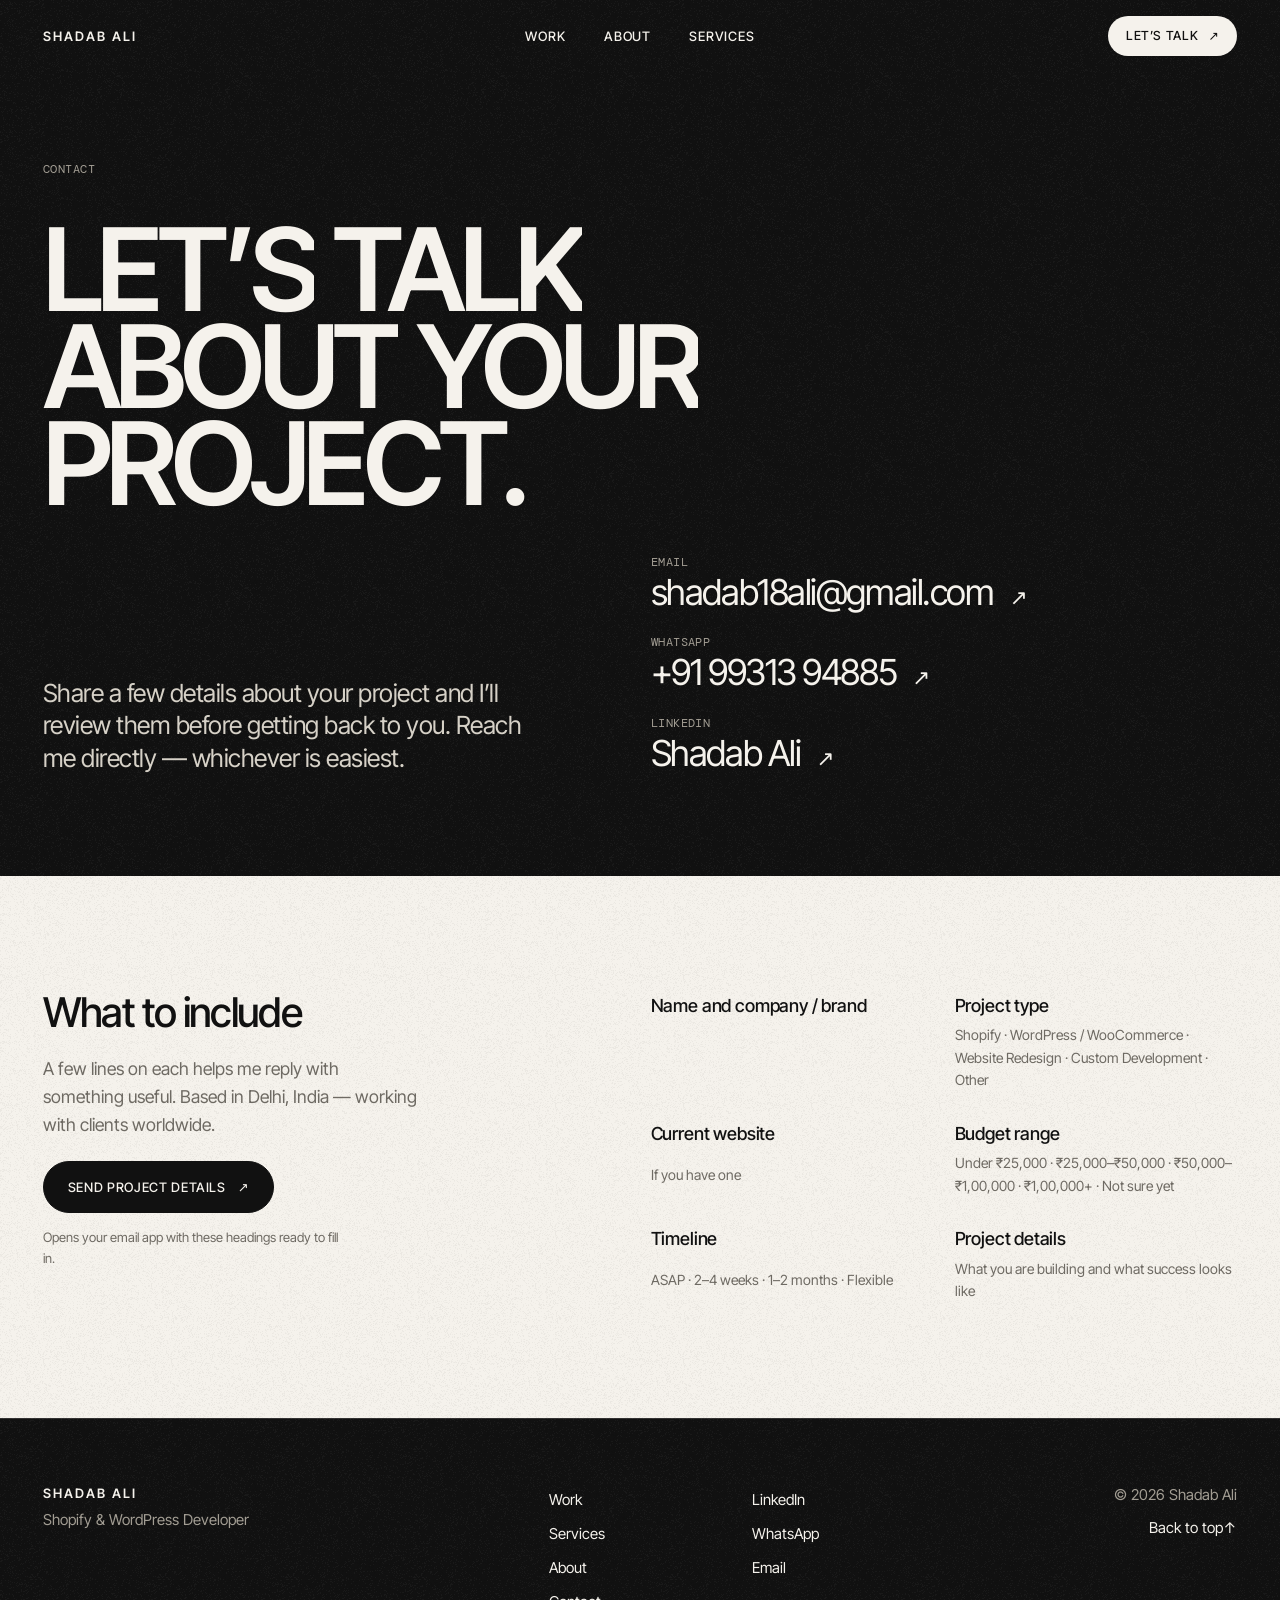
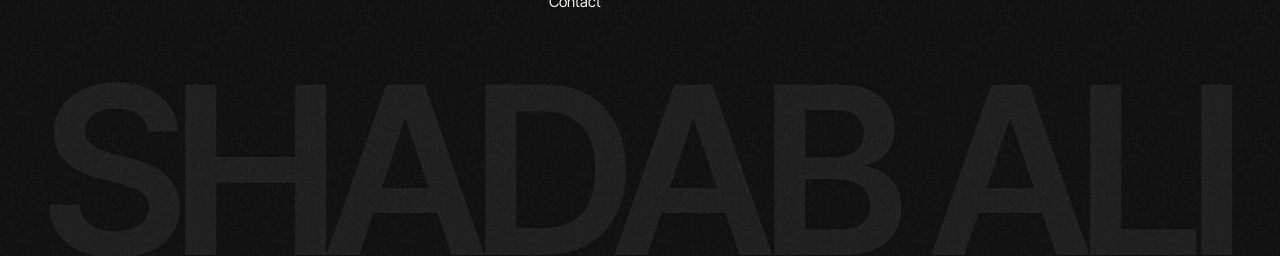
<file: contact.html>
<!doctype html>
<html lang="en">
<head>
  <meta charset="utf-8">
  <meta name="viewport" content="width=device-width, initial-scale=1">
  <meta name="theme-color" content="#f5f2ec">
  <title>Contact — Start a Project | Shadab Ali</title>
  <meta name="description" content="Tell Shadab Ali about your Shopify, WordPress, WooCommerce or custom website project by email, WhatsApp or LinkedIn.">
  <link rel="canonical" href="https://website-swart-nu-54.vercel.app/contact.html">
  <link rel="icon" href="assets/favicon.svg" type="image/svg+xml">
  <link rel="apple-touch-icon" href="assets/apple-touch-icon.png">
  <meta property="og:type" content="website">
  <meta property="og:site_name" content="Shadab Ali">
  <meta property="og:locale" content="en_GB">
  <meta property="og:title" content="Contact — Start a Project | Shadab Ali">
  <meta property="og:description" content="Tell Shadab Ali about your Shopify, WordPress, WooCommerce or custom website project by email, WhatsApp or LinkedIn.">
  <meta property="og:url" content="https://website-swart-nu-54.vercel.app/contact.html">
  <meta property="og:image" content="https://website-swart-nu-54.vercel.app/assets/og-image.jpg">
  <meta property="og:image:width" content="1200">
  <meta property="og:image:height" content="630">
  <meta property="og:image:alt" content="Shadab Ali — Shopify &amp; WordPress developer, with project work">
  <meta name="twitter:card" content="summary_large_image">
  <meta name="twitter:title" content="Contact — Start a Project | Shadab Ali">
  <meta name="twitter:description" content="Tell Shadab Ali about your Shopify, WordPress, WooCommerce or custom website project by email, WhatsApp or LinkedIn.">
  <meta name="twitter:image" content="https://website-swart-nu-54.vercel.app/assets/og-image.jpg">
  <link rel="preload" href="assets/fonts/inter-tight-latin.woff2" as="font" type="font/woff2" crossorigin>
  <link rel="stylesheet" href="site.css">
  <script>document.documentElement.classList.add('js');setTimeout(function(){if(!window.__site)document.documentElement.classList.remove('js')},4000)</script>
  <script src="site.js" defer></script>
</head>
<body class="page-contact">
  <a class="skip-link" href="#main">Skip to content</a>
  <header class="site-header" id="top" data-header>
    <div class="wrap header-inner">
      <a class="brand" href="index.html" aria-label="Shadab Ali, home">Shadab Ali</a>
      <nav class="nav" id="site-nav" aria-label="Main">
        <ul class="nav-list"><li><a href="work.html">Work</a></li><li><a href="about.html">About</a></li><li><a href="services.html">Services</a></li><li class=nav-contact><a href="contact.html" aria-current="page">Contact</a></li></ul>
        <a class="nav-cta" href="contact.html">Let’s talk <span class="arrow arrow--up" aria-hidden="true">↗</span></a>
        <p class="nav-extra"><a href="mailto:shadab18ali@gmail.com">shadab18ali@gmail.com</a><a href="https://wa.me/919931394885" target="_blank" rel="noopener noreferrer">WhatsApp +91 99313 94885</a></p>
      </nav>
      <button class="menu-toggle" type="button" aria-expanded="false" aria-controls="site-nav" data-menu-toggle>Menu</button>
    </div>
  </header>

  <main id="main">
    <section class="contact-hero theme-dark" aria-labelledby="page-title">
      <div class="wrap contact-grid">
        <p class="label page-kicker">Contact</p>
        <h1 class="contact-title split" id="page-title" data-reveal><span class="line">Let’s talk</span> <span class="line">about your</span> <span class="line">project.</span></h1>
        <p class="contact-lede" data-reveal>Share a few details about your project and I’ll review them before getting back to you. Reach me directly — whichever is easiest.</p>
        <ul class="channels" aria-label="Direct contact">
          <li><span class="label">Email</span><a class="channel" href="mailto:shadab18ali@gmail.com">shadab18ali@gmail.com <span class="arrow arrow--up" aria-hidden="true">↗</span></a></li>
          <li><span class="label">WhatsApp</span><a class="channel" href="https://wa.me/919931394885?text=Hi%20Shadab%2C%20I%E2%80%99d%20like%20to%20discuss%20a%20website%20project." target="_blank" rel="noopener noreferrer">+91 99313 94885 <span class="arrow arrow--up" aria-hidden="true">↗</span><span class="visually-hidden"> (opens WhatsApp)</span></a></li>
          <li><span class="label">LinkedIn</span><a class="channel" href="https://linkedin.com/in/shadab-ali-7b0261238" target="_blank" rel="noopener noreferrer">Shadab Ali <span class="arrow arrow--up" aria-hidden="true">↗</span><span class="visually-hidden"> (opens in a new tab)</span></a></li>
        </ul>
      </div>
    </section>

    <section class="brief" aria-labelledby="brief-title">
      <div class="wrap brief-grid">
        <div class="brief-head">
          <h2 class="h3" id="brief-title">What to include</h2>
          <p class="muted">A few lines on each helps me reply with something useful. Based in Delhi, India — working with clients worldwide.</p>
          <a class="button" href="mailto:shadab18ali@gmail.com?subject=Project%20enquiry&body=Hi%20Shadab%2C%0A%0AI%E2%80%99d%20like%20to%20discuss%20a%20website%20project.%0A%0AName%3A%0ACompany%20/%20brand%3A%0AProject%20type%20%28Shopify%20/%20WordPress%20/%20WooCommerce%20/%20Website%20Redesign%20/%20Custom%20Development%20/%20Other%29%3A%0ACurrent%20website%20%28if%20any%29%3A%0ABudget%20%28Under%20%E2%82%B925%2C000%20/%20%E2%82%B925%2C000%E2%80%93%E2%82%B950%2C000%20/%20%E2%82%B950%2C000%E2%80%93%E2%82%B91%2C00%2C000%20/%20%E2%82%B91%2C00%2C000%2B%20/%20Not%20sure%20yet%29%3A%0ATimeline%20%28ASAP%20/%202%E2%80%934%20weeks%20/%201%E2%80%932%20months%20/%20Flexible%29%3A%0A%0AProject%20details%3A%0A%0A" data-brief-mail data-types="Shopify|WordPress / WooCommerce|Website Redesign|Custom Development|Other">Send project details <span class="arrow arrow--up" aria-hidden="true">↗</span></a>
          <p class="brief-note muted">Opens your email app with these headings ready to fill in.</p>
        </div>
        <ul class="brief-list" data-reveal><li><span class="brief-item">Name and company / brand</span></li><li><span class="brief-item">Project type</span><span class="muted">Shopify · WordPress / WooCommerce · Website Redesign · Custom Development · Other</span></li><li><span class="brief-item">Current website</span><span class="muted">If you have one</span></li><li><span class="brief-item">Budget range</span><span class="muted">Under ₹25,000 · ₹25,000–₹50,000 · ₹50,000–₹1,00,000 · ₹1,00,000+ · Not sure yet</span></li><li><span class="brief-item">Timeline</span><span class="muted">ASAP · 2–4 weeks · 1–2 months · Flexible</span></li><li><span class="brief-item">Project details</span><span class="muted">What you are building and what success looks like</span></li></ul>
      </div>
    </section>
  </main>

  <footer class="site-footer theme-dark">
    <div class="wrap">
      <div class="footer-grid">
        <div class="footer-id"><p class="footer-brand">Shadab Ali</p><p class="muted">Shopify &amp; WordPress Developer</p></div>
        <nav class="footer-links" aria-label="Footer"><a href="work.html">Work</a><a href="services.html">Services</a><a href="about.html">About</a><a href="contact.html">Contact</a></nav>
        <div class="footer-links"><a href="https://linkedin.com/in/shadab-ali-7b0261238" target="_blank" rel="noopener noreferrer">LinkedIn<span class="visually-hidden"> (opens in a new tab)</span></a><a href="https://wa.me/919931394885" target="_blank" rel="noopener noreferrer">WhatsApp<span class="visually-hidden"> (opens WhatsApp)</span></a><a href="mailto:shadab18ali@gmail.com">Email</a></div>
        <div class="footer-end"><p class="muted">© <span data-year>2026</span> Shadab Ali</p><a class="footer-top" href="#top">Back to top <span aria-hidden="true">↑</span></a></div>
      </div>
      <div class="footer-mark-wrap" aria-hidden="true"><p class="footer-mark">Shadab Ali</p></div>
    </div>
  </footer>
</body>
</html>
</file>
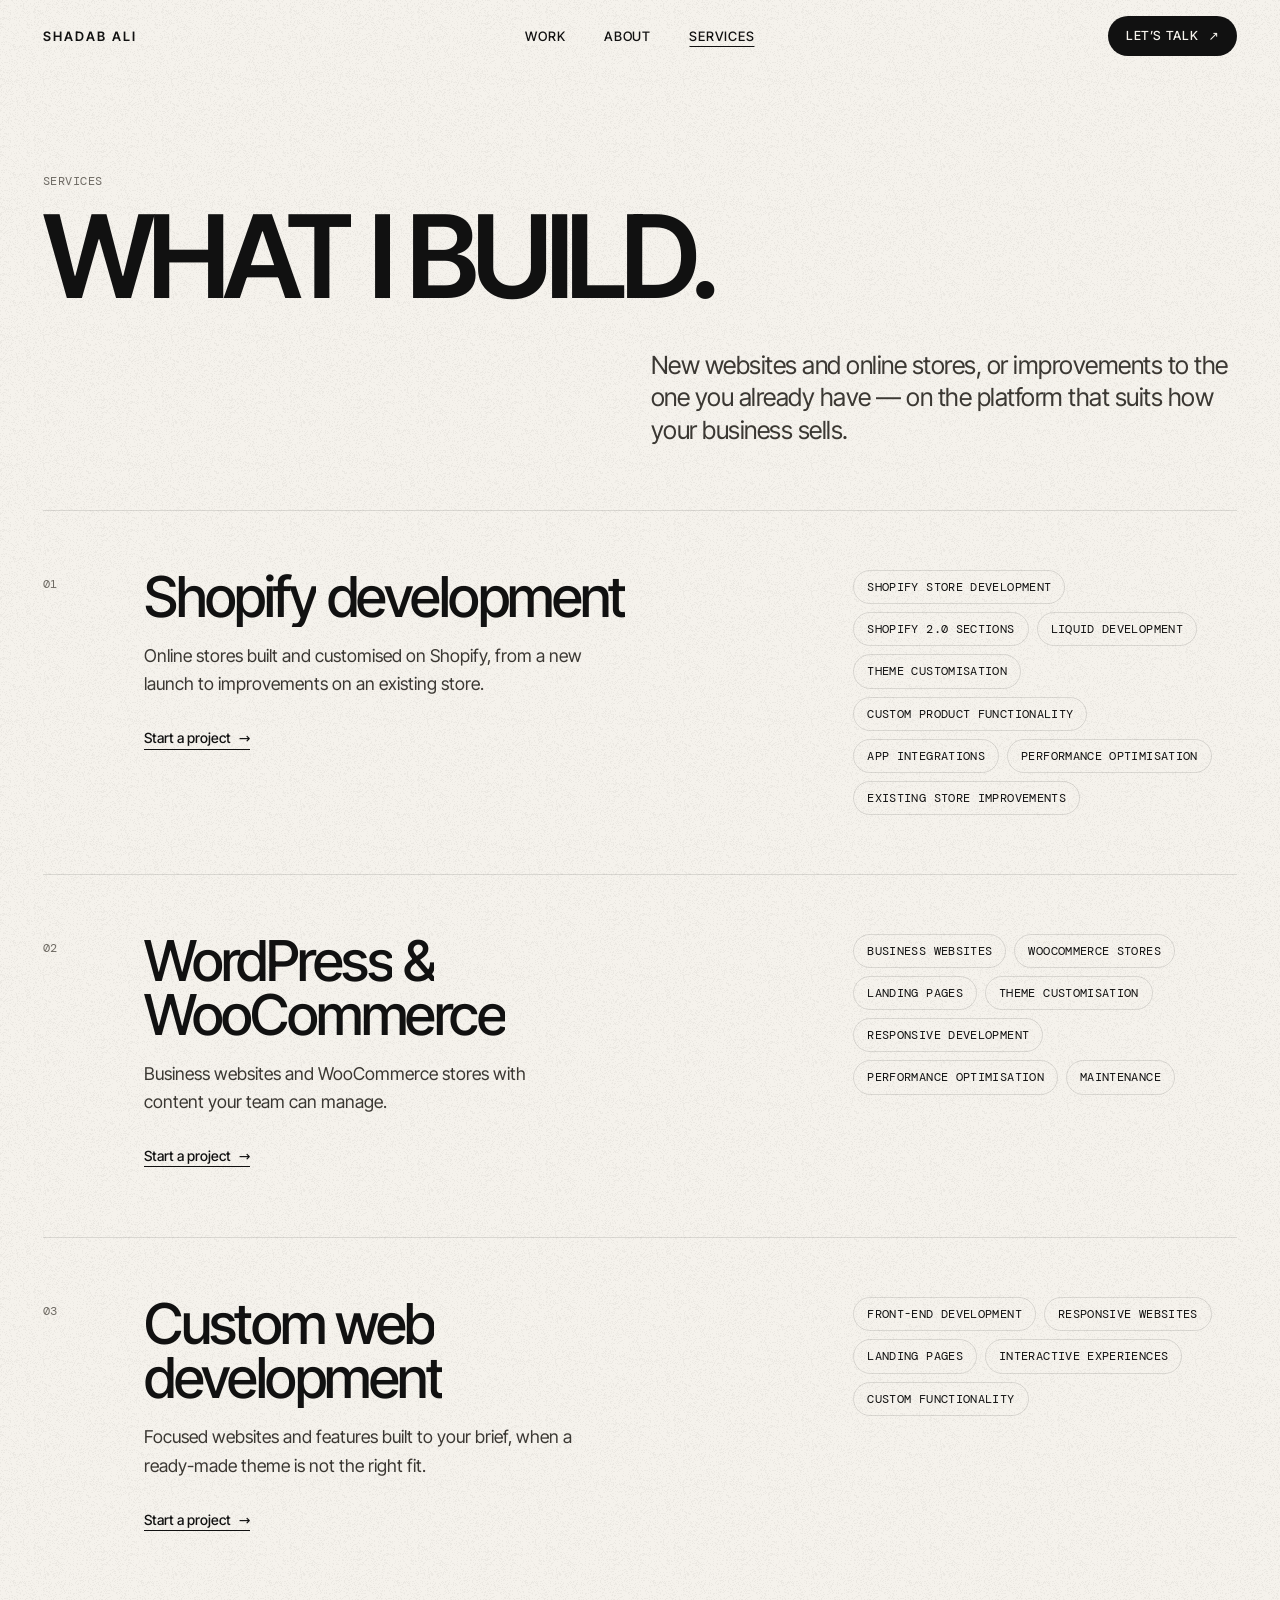
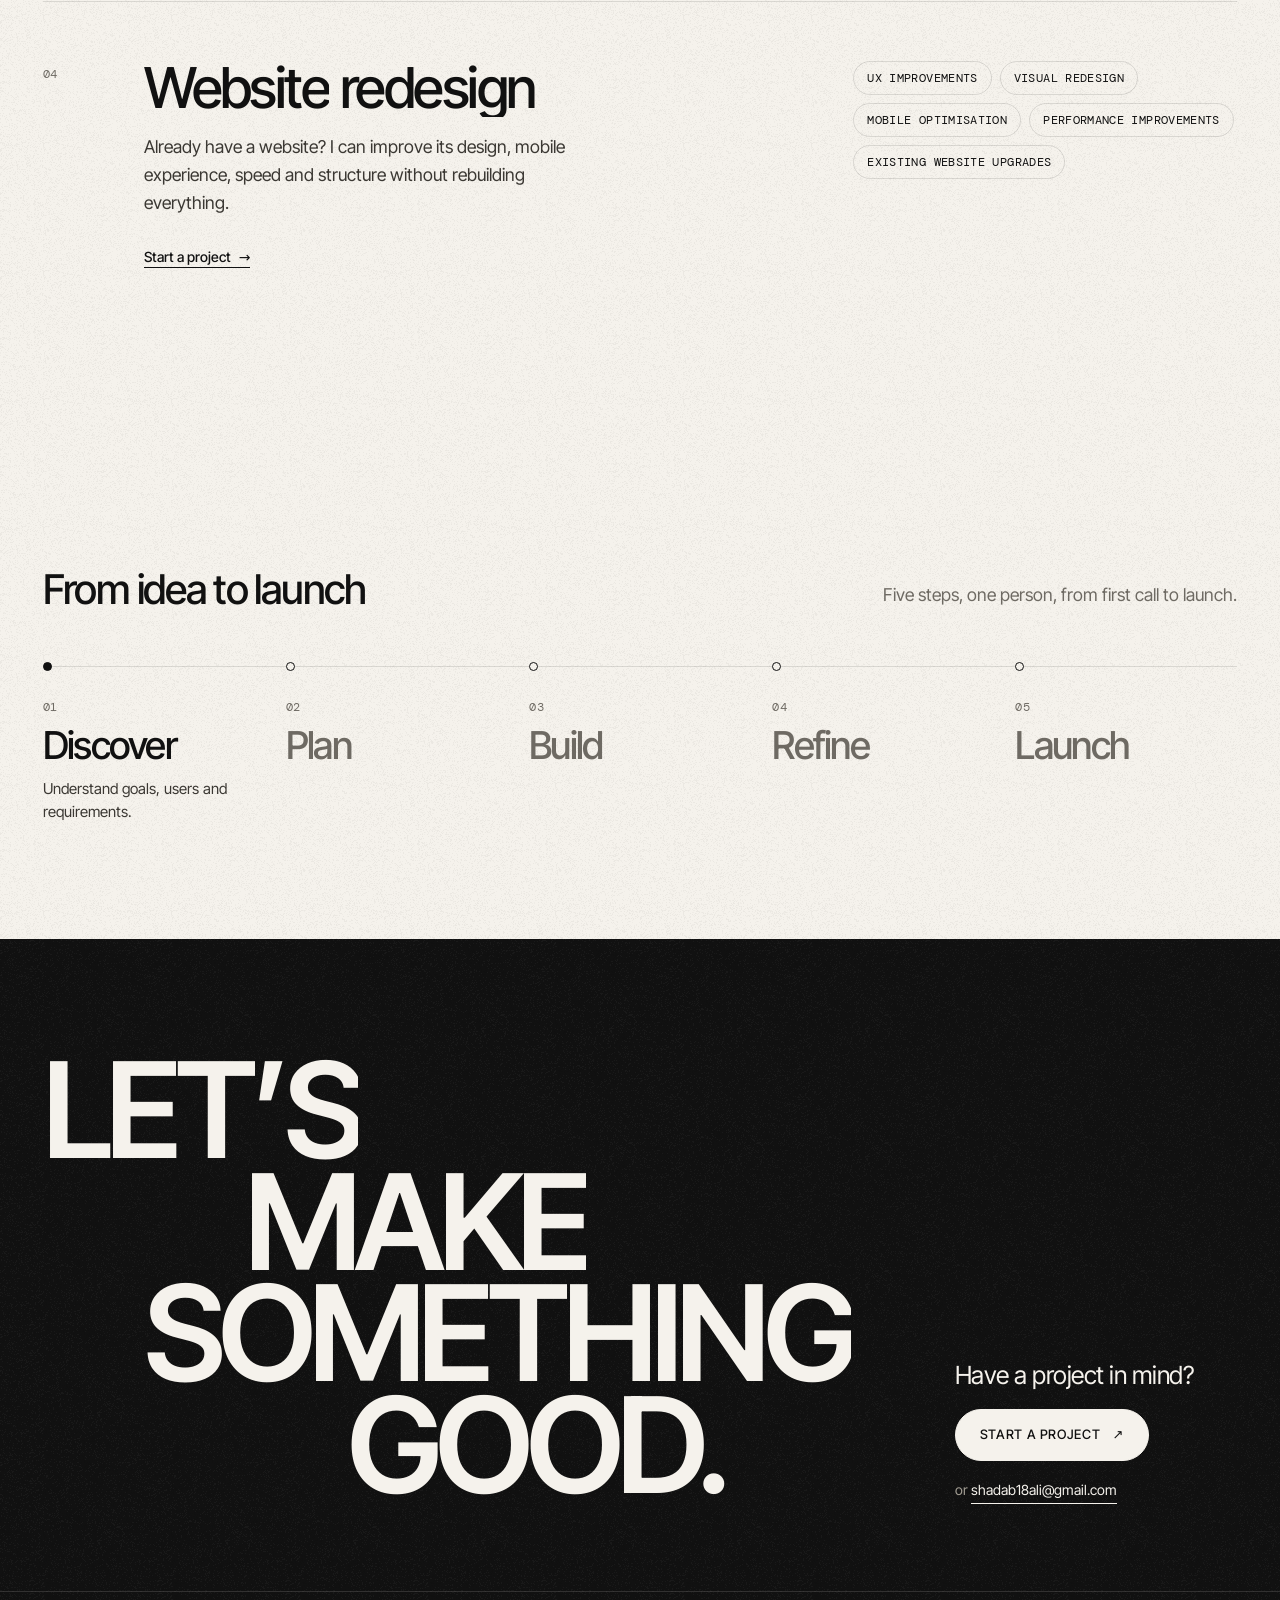
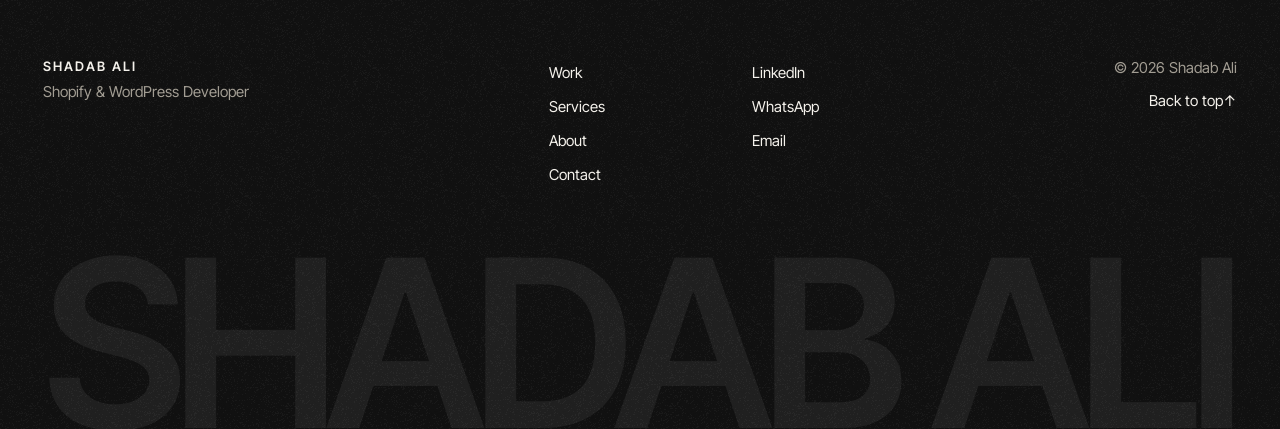
<file: services.html>
<!doctype html>
<html lang="en">
<head>
  <meta charset="utf-8">
  <meta name="viewport" content="width=device-width, initial-scale=1">
  <meta name="theme-color" content="#f5f2ec">
  <title>Services — Shopify, WordPress &amp; Custom Websites | Shadab Ali</title>
  <meta name="description" content="Shopify development, WordPress and WooCommerce websites, custom web development and website redesigns by freelance developer Shadab Ali.">
  <link rel="canonical" href="https://website-swart-nu-54.vercel.app/services.html">
  <link rel="icon" href="assets/favicon.svg" type="image/svg+xml">
  <link rel="apple-touch-icon" href="assets/apple-touch-icon.png">
  <meta property="og:type" content="website">
  <meta property="og:site_name" content="Shadab Ali">
  <meta property="og:locale" content="en_GB">
  <meta property="og:title" content="Services — Shopify, WordPress &amp; Custom Websites | Shadab Ali">
  <meta property="og:description" content="Shopify development, WordPress and WooCommerce websites, custom web development and website redesigns by freelance developer Shadab Ali.">
  <meta property="og:url" content="https://website-swart-nu-54.vercel.app/services.html">
  <meta property="og:image" content="https://website-swart-nu-54.vercel.app/assets/og-image.jpg">
  <meta property="og:image:width" content="1200">
  <meta property="og:image:height" content="630">
  <meta property="og:image:alt" content="Shadab Ali — Shopify &amp; WordPress developer, with project work">
  <meta name="twitter:card" content="summary_large_image">
  <meta name="twitter:title" content="Services — Shopify, WordPress &amp; Custom Websites | Shadab Ali">
  <meta name="twitter:description" content="Shopify development, WordPress and WooCommerce websites, custom web development and website redesigns by freelance developer Shadab Ali.">
  <meta name="twitter:image" content="https://website-swart-nu-54.vercel.app/assets/og-image.jpg">
  <link rel="preload" href="assets/fonts/inter-tight-latin.woff2" as="font" type="font/woff2" crossorigin>
  <link rel="stylesheet" href="site.css">
  <script>document.documentElement.classList.add('js');setTimeout(function(){if(!window.__site)document.documentElement.classList.remove('js')},4000)</script>
  <script src="site.js" defer></script>
  <script type="application/ld+json">{"@context": "https://schema.org", "@type": "ProfessionalService", "name": "Shadab Ali — Shopify & WordPress Development", "url": "https://website-swart-nu-54.vercel.app/", "image": "https://website-swart-nu-54.vercel.app/assets/og-image.jpg", "email": "mailto:shadab18ali@gmail.com", "founder": {"@id": "https://website-swart-nu-54.vercel.app/#person"}, "areaServed": "Worldwide", "address": {"@type": "PostalAddress", "addressLocality": "Delhi", "addressCountry": "IN"}, "knowsAbout": ["Shopify development", "WordPress development", "WooCommerce development", "Custom web development", "Website redesign"], "hasOfferCatalog": {"@type": "OfferCatalog", "name": "Web development services", "itemListElement": [{"@type": "Offer", "itemOffered": {"@type": "Service", "name": "Shopify development"}}, {"@type": "Offer", "itemOffered": {"@type": "Service", "name": "WordPress & WooCommerce"}}, {"@type": "Offer", "itemOffered": {"@type": "Service", "name": "Custom web development"}}, {"@type": "Offer", "itemOffered": {"@type": "Service", "name": "Website redesign"}}]}}</script>
</head>
<body class="page-services">
  <a class="skip-link" href="#main">Skip to content</a>
  <header class="site-header" id="top" data-header>
    <div class="wrap header-inner">
      <a class="brand" href="index.html" aria-label="Shadab Ali, home">Shadab Ali</a>
      <nav class="nav" id="site-nav" aria-label="Main">
        <ul class="nav-list"><li><a href="work.html">Work</a></li><li><a href="about.html">About</a></li><li><a href="services.html" aria-current="page">Services</a></li><li class=nav-contact><a href="contact.html">Contact</a></li></ul>
        <a class="nav-cta" href="contact.html">Let’s talk <span class="arrow arrow--up" aria-hidden="true">↗</span></a>
        <p class="nav-extra"><a href="mailto:shadab18ali@gmail.com">shadab18ali@gmail.com</a><a href="https://wa.me/919931394885" target="_blank" rel="noopener noreferrer">WhatsApp +91 99313 94885</a></p>
      </nav>
      <button class="menu-toggle" type="button" aria-expanded="false" aria-controls="site-nav" data-menu-toggle>Menu</button>
    </div>
  </header>

  <main id="main">
    <section class="page-hero" aria-labelledby="page-title">
      <div class="wrap page-hero-grid">
        <p class="label page-kicker">Services</p>
        <h1 class="page-title split" id="page-title" data-reveal>What I build.</h1>
        <p class="page-lede" data-reveal>New websites and online stores, or improvements to the one you already have — on the platform that suits how your business sells.</p>
      </div>
    </section>

    <section class="services-list" aria-label="Services">
      <div class="wrap">
        <article class="service" id="shopify" aria-labelledby="shopify-title">
          <span class="label service-num">01</span>
          <div class="service-body"><h2 class="service-title split" id="shopify-title" data-reveal>Shopify development</h2><p>Online stores built and customised on Shopify, from a new launch to improvements on an existing store.</p><a class="link" href="contact.html?service=Shopify" data-service="Shopify">Start a project <span class="arrow" aria-hidden="true">→</span></a></div>
          <ul class="service-scope" aria-label="What’s included"><li>Shopify store development</li><li>Shopify 2.0 sections</li><li>Liquid development</li><li>Theme customisation</li><li>Custom product functionality</li><li>App integrations</li><li>Performance optimisation</li><li>Existing store improvements</li></ul>
        </article>
        <article class="service" id="wordpress" aria-labelledby="wordpress-title">
          <span class="label service-num">02</span>
          <div class="service-body"><h2 class="service-title split" id="wordpress-title" data-reveal>WordPress &amp; WooCommerce</h2><p>Business websites and WooCommerce stores with content your team can manage.</p><a class="link" href="contact.html?service=WordPress%20/%20WooCommerce" data-service="WordPress / WooCommerce">Start a project <span class="arrow" aria-hidden="true">→</span></a></div>
          <ul class="service-scope" aria-label="What’s included"><li>Business websites</li><li>WooCommerce stores</li><li>Landing pages</li><li>Theme customisation</li><li>Responsive development</li><li>Performance optimisation</li><li>Maintenance</li></ul>
        </article>
        <article class="service" id="custom" aria-labelledby="custom-title">
          <span class="label service-num">03</span>
          <div class="service-body"><h2 class="service-title split" id="custom-title" data-reveal>Custom web development</h2><p>Focused websites and features built to your brief, when a ready-made theme is not the right fit.</p><a class="link" href="contact.html?service=Custom%20Development" data-service="Custom Development">Start a project <span class="arrow" aria-hidden="true">→</span></a></div>
          <ul class="service-scope" aria-label="What’s included"><li>Front-end development</li><li>Responsive websites</li><li>Landing pages</li><li>Interactive experiences</li><li>Custom functionality</li></ul>
        </article>
        <article class="service" id="redesign" aria-labelledby="redesign-title">
          <span class="label service-num">04</span>
          <div class="service-body"><h2 class="service-title split" id="redesign-title" data-reveal>Website redesign</h2><p>Already have a website? I can improve its design, mobile experience, speed and structure without rebuilding everything.</p><a class="link" href="contact.html?service=Website%20Redesign" data-service="Website Redesign">Start a project <span class="arrow" aria-hidden="true">→</span></a></div>
          <ul class="service-scope" aria-label="What’s included"><li>UX improvements</li><li>Visual redesign</li><li>Mobile optimisation</li><li>Performance improvements</li><li>Existing website upgrades</li></ul>
        </article>
      </div>
    </section>

    <section class="process" aria-labelledby="process-title">
      <div class="wrap">
        <div class="process-head"><h2 class="h3" id="process-title">From idea to launch</h2><p class="muted">Five steps, one person, from first call to launch.</p></div>
        <ol class="flow" data-flow tabindex="0" aria-label="Process: discover, plan, build, refine, launch"><li class="flow-step is-active"><span class="label flow-num">01</span><h3 class="flow-name">Discover</h3><p class="flow-text">Understand goals, users and requirements.</p></li><li class="flow-step"><span class="label flow-num">02</span><h3 class="flow-name">Plan</h3><p class="flow-text">Define architecture, content and technical direction.</p></li><li class="flow-step"><span class="label flow-num">03</span><h3 class="flow-name">Build</h3><p class="flow-text">Develop the experience cleanly and responsively.</p></li><li class="flow-step"><span class="label flow-num">04</span><h3 class="flow-name">Refine</h3><p class="flow-text">Test performance, responsiveness and usability.</p></li><li class="flow-step"><span class="label flow-num">05</span><h3 class="flow-name">Launch</h3><p class="flow-text">Deploy and hand over the finished product.</p></li></ol>
      </div>
    </section>

    <section class="final theme-dark" aria-labelledby="final-title">
      <div class="wrap final-grid">
        <h2 class="final-title" id="final-title"><span class="line split" data-reveal>Let’s</span> <span class="line split" data-reveal>make</span> <span class="line split" data-reveal>something</span> <span class="line split" data-reveal>good.</span></h2>
        <div class="final-side" data-reveal>
          <p class="final-kicker">Have a project in mind?</p>
          <a class="button button--light" href="contact.html">Start a project <span class="arrow arrow--up" aria-hidden="true">↗</span></a>
          <p class="final-direct">or <a href="mailto:shadab18ali@gmail.com">shadab18ali@gmail.com</a></p>
        </div>
      </div>
    </section>
  </main>

  <footer class="site-footer theme-dark">
    <div class="wrap">
      <div class="footer-grid">
        <div class="footer-id"><p class="footer-brand">Shadab Ali</p><p class="muted">Shopify &amp; WordPress Developer</p></div>
        <nav class="footer-links" aria-label="Footer"><a href="work.html">Work</a><a href="services.html">Services</a><a href="about.html">About</a><a href="contact.html">Contact</a></nav>
        <div class="footer-links"><a href="https://linkedin.com/in/shadab-ali-7b0261238" target="_blank" rel="noopener noreferrer">LinkedIn<span class="visually-hidden"> (opens in a new tab)</span></a><a href="https://wa.me/919931394885" target="_blank" rel="noopener noreferrer">WhatsApp<span class="visually-hidden"> (opens WhatsApp)</span></a><a href="mailto:shadab18ali@gmail.com">Email</a></div>
        <div class="footer-end"><p class="muted">© <span data-year>2026</span> Shadab Ali</p><a class="footer-top" href="#top">Back to top <span aria-hidden="true">↑</span></a></div>
      </div>
      <div class="footer-mark-wrap" aria-hidden="true"><p class="footer-mark">Shadab Ali</p></div>
    </div>
  </footer>
</body>
</html>
</file>
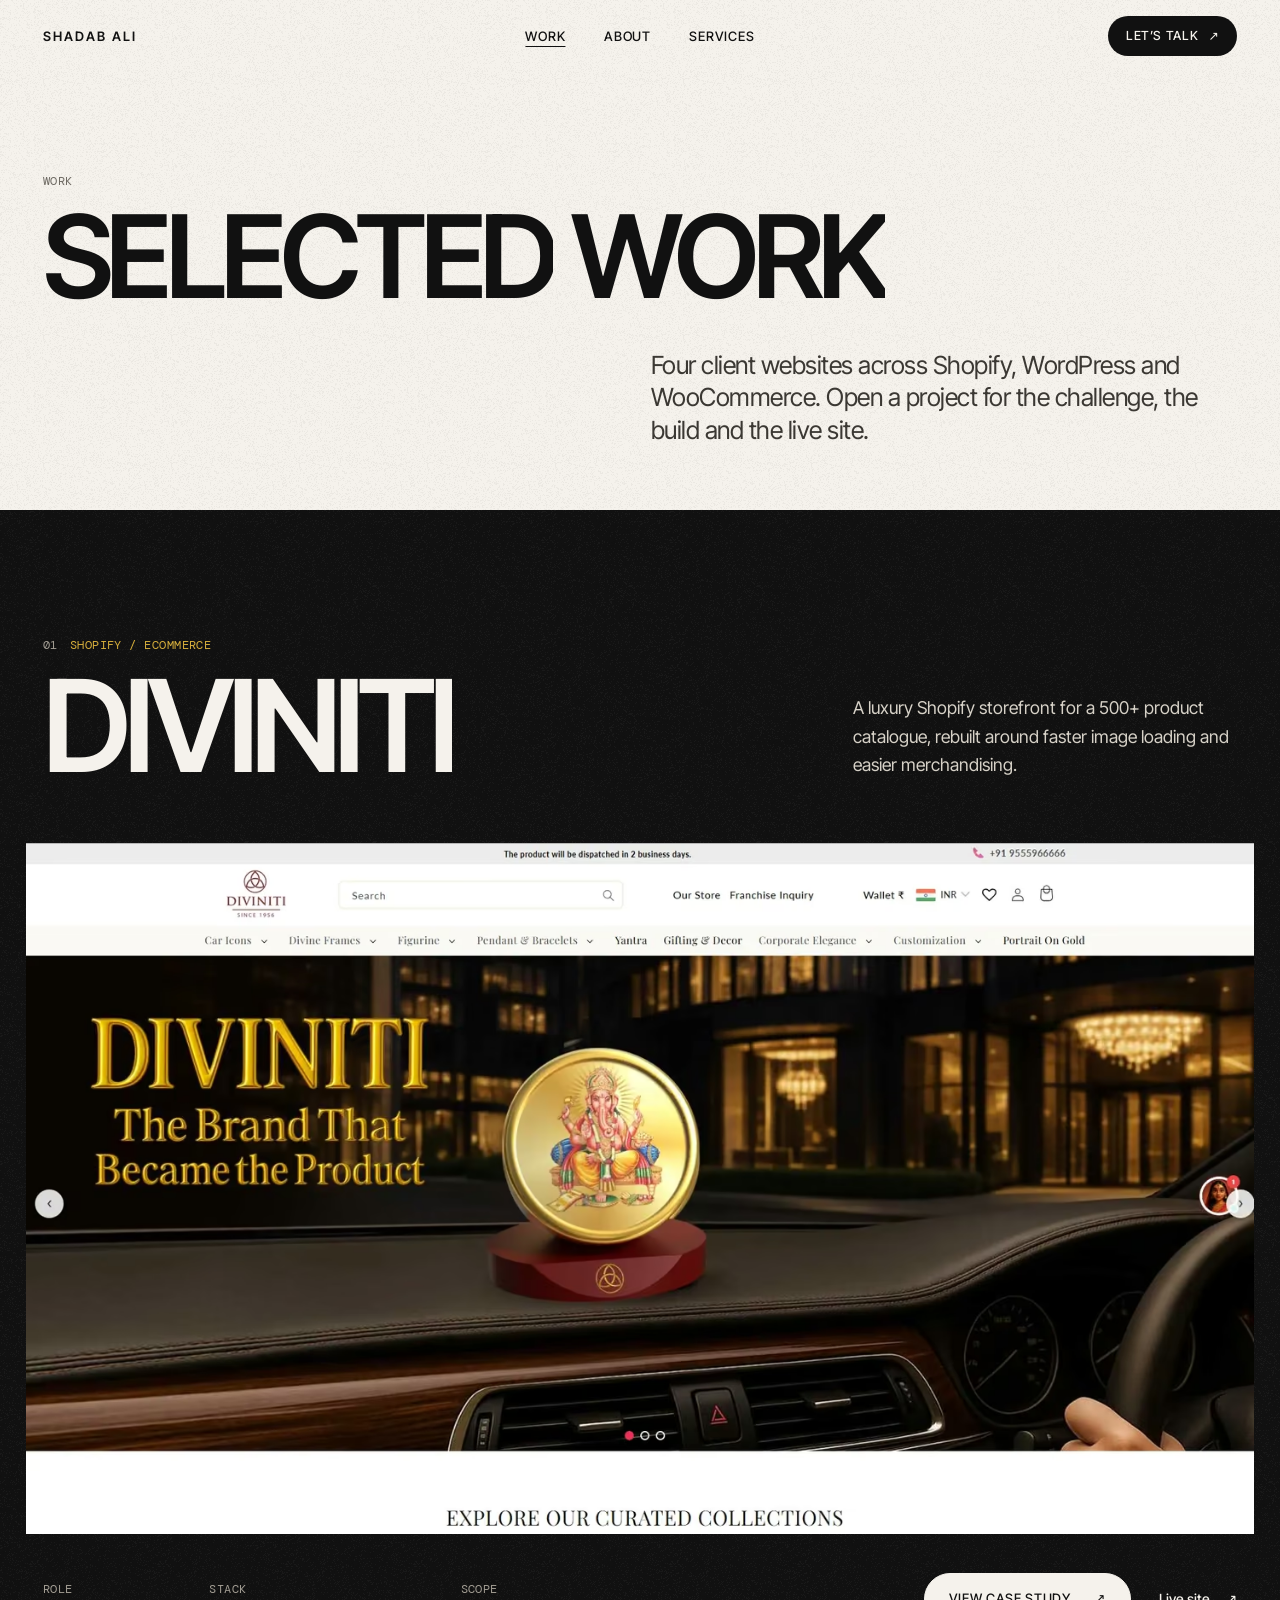
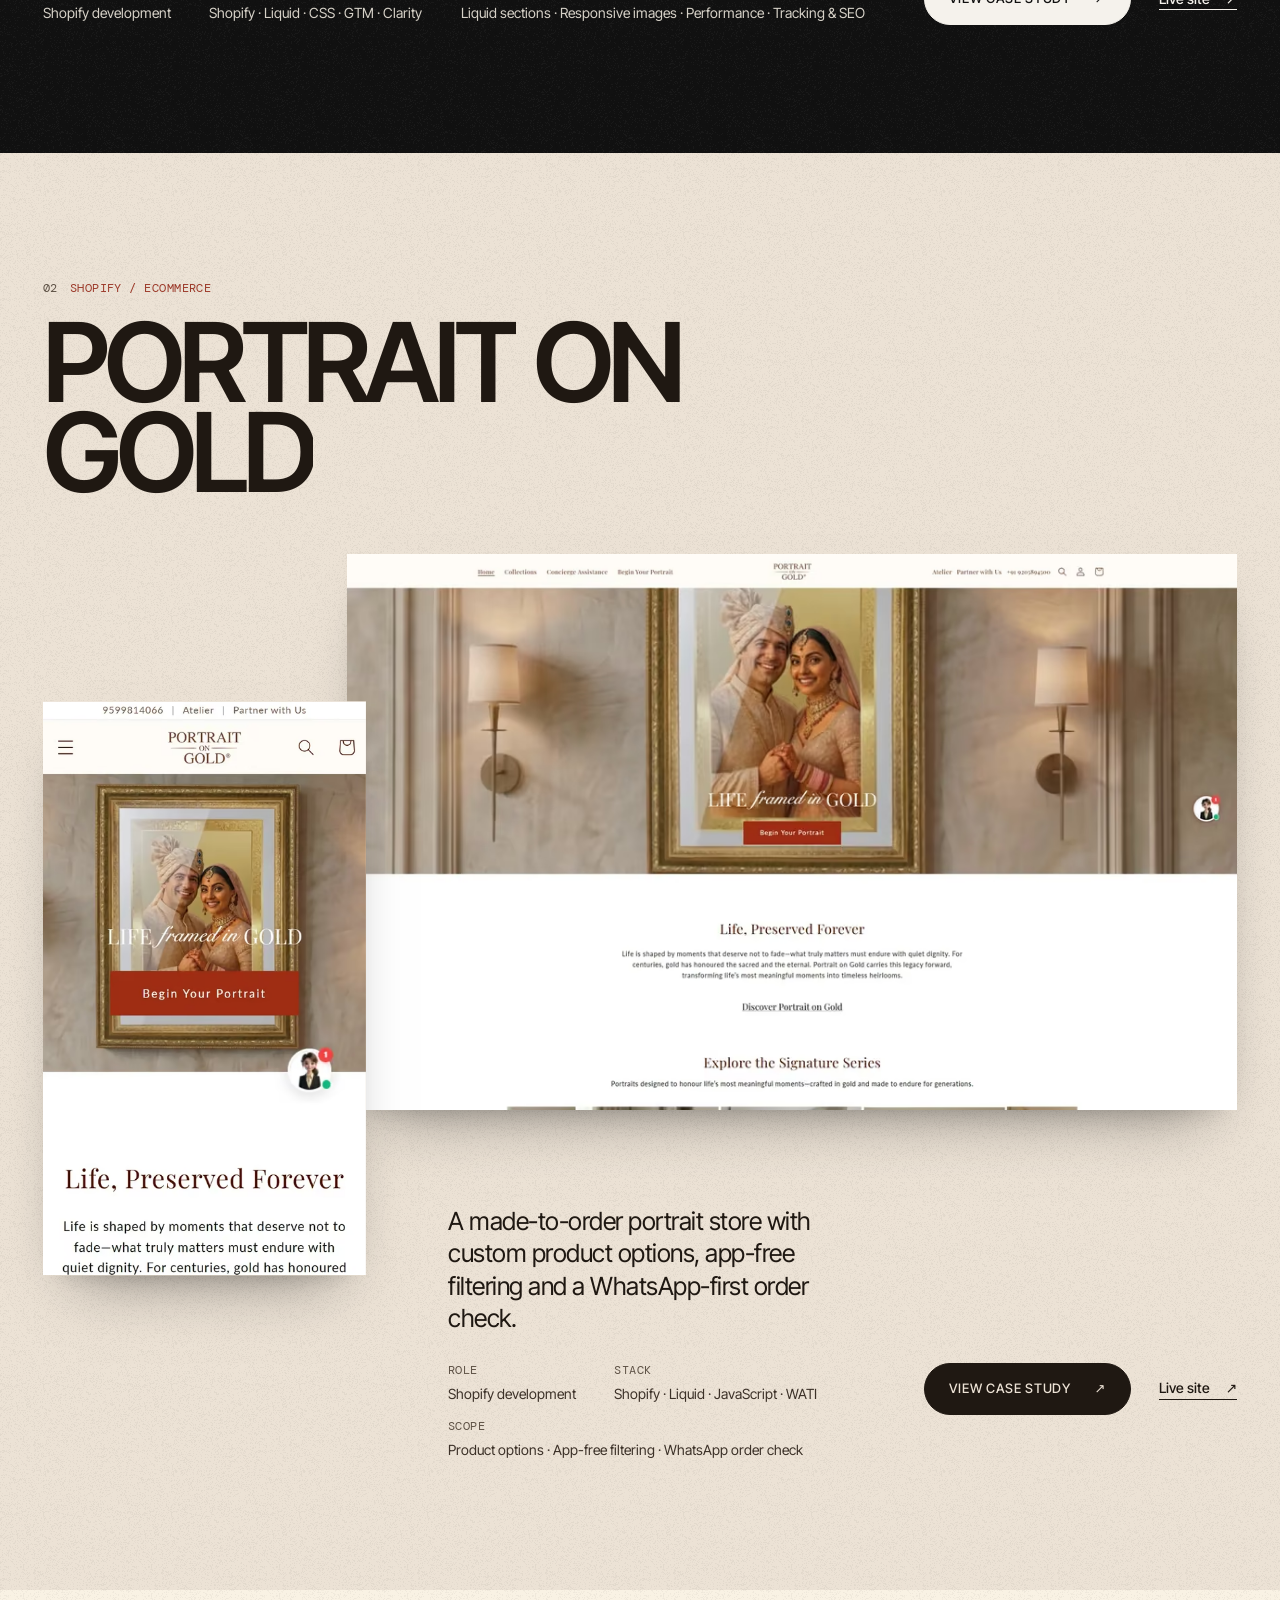
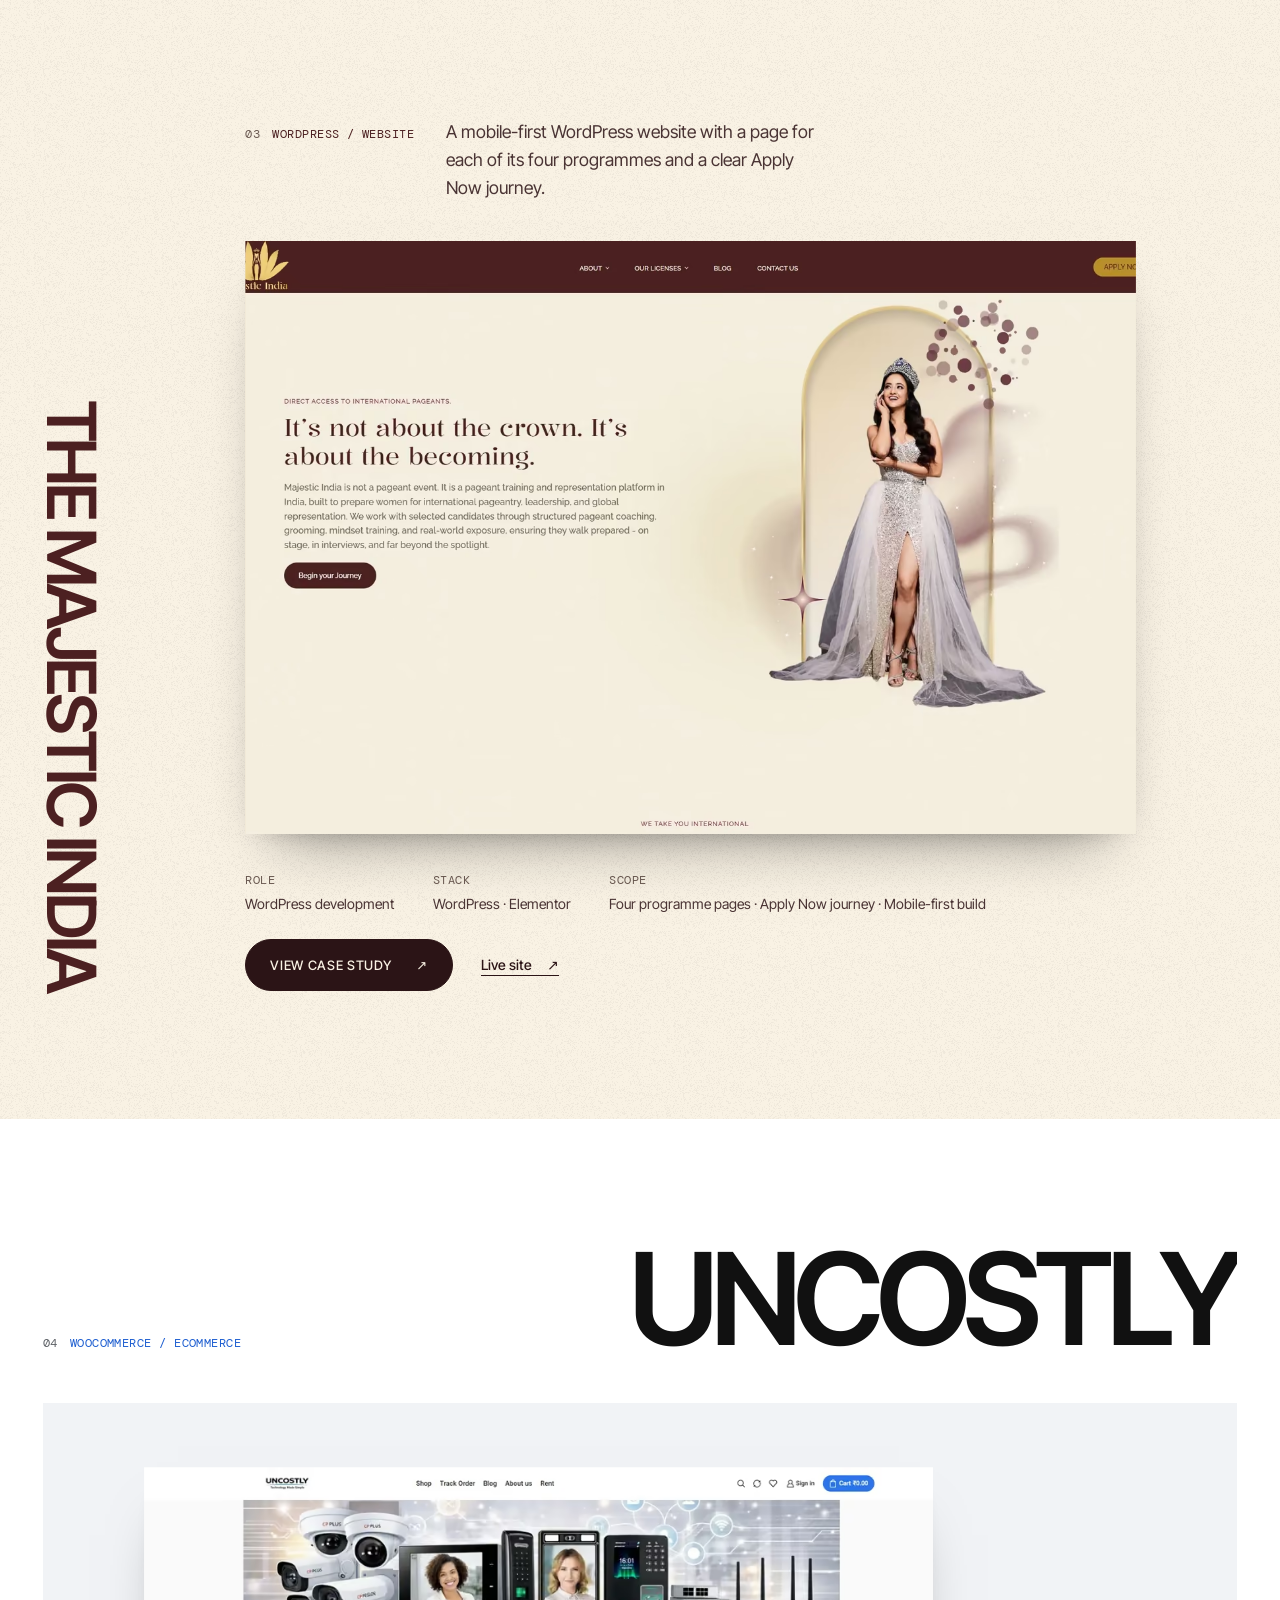
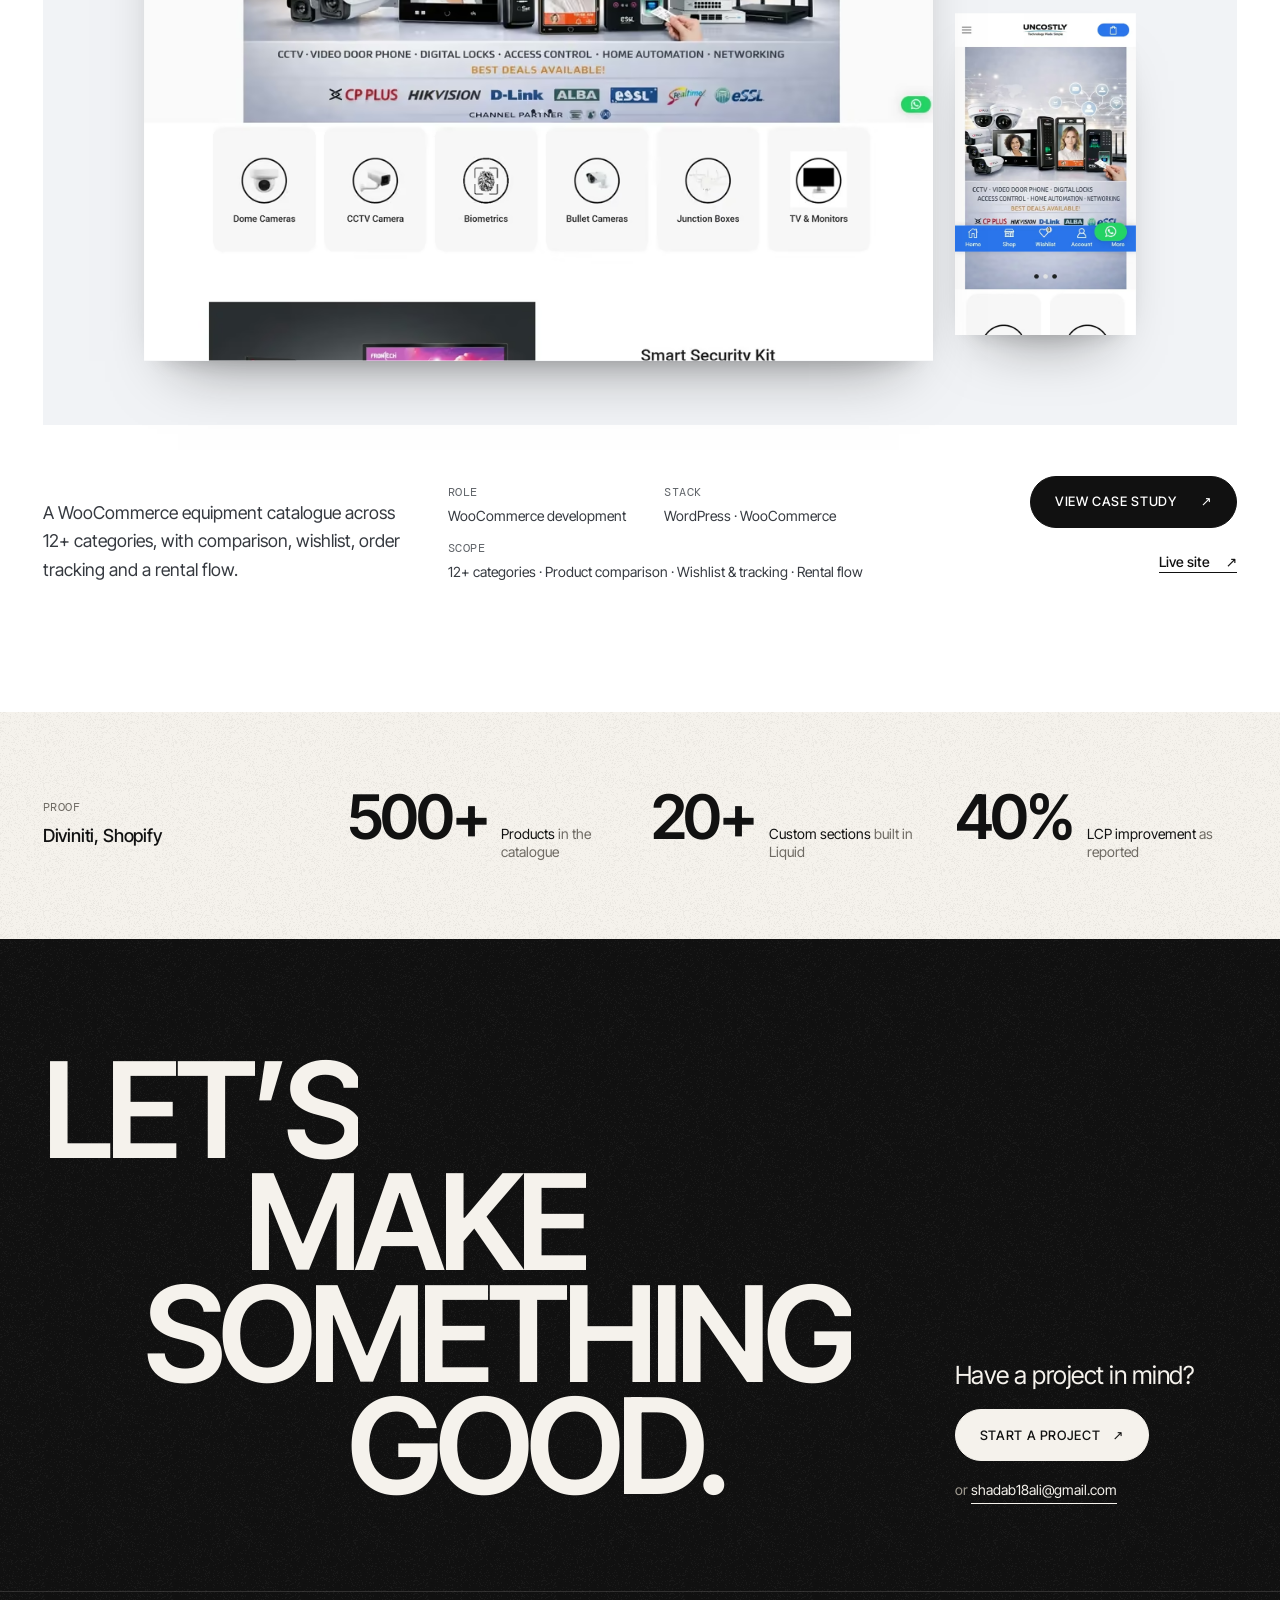
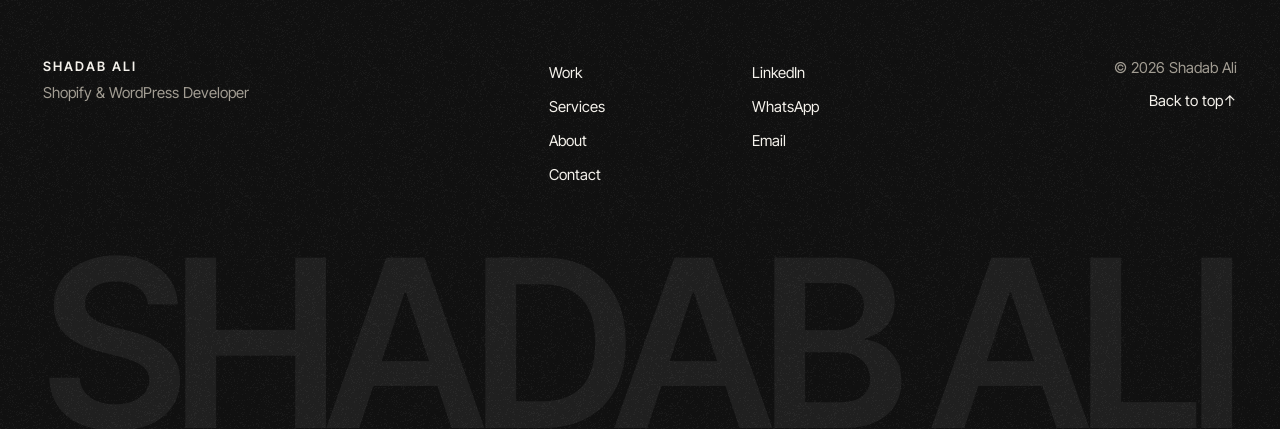
<file: work.html>
<!doctype html>
<html lang="en">
<head>
  <meta charset="utf-8">
  <meta name="viewport" content="width=device-width, initial-scale=1">
  <meta name="theme-color" content="#f5f2ec">
  <title>Selected Work — Shopify, WordPress &amp; WooCommerce Projects | Shadab Ali</title>
  <meta name="description" content="Selected Shopify, WordPress and WooCommerce projects by freelance developer Shadab Ali: Diviniti, Portrait on Gold, The Majestic India and Uncostly.">
  <link rel="canonical" href="https://website-swart-nu-54.vercel.app/work.html">
  <link rel="icon" href="assets/favicon.svg" type="image/svg+xml">
  <link rel="apple-touch-icon" href="assets/apple-touch-icon.png">
  <meta property="og:type" content="website">
  <meta property="og:site_name" content="Shadab Ali">
  <meta property="og:locale" content="en_GB">
  <meta property="og:title" content="Selected Work — Shopify, WordPress &amp; WooCommerce Projects | Shadab Ali">
  <meta property="og:description" content="Selected Shopify, WordPress and WooCommerce projects by freelance developer Shadab Ali: Diviniti, Portrait on Gold, The Majestic India and Uncostly.">
  <meta property="og:url" content="https://website-swart-nu-54.vercel.app/work.html">
  <meta property="og:image" content="https://website-swart-nu-54.vercel.app/assets/og-image.jpg">
  <meta property="og:image:width" content="1200">
  <meta property="og:image:height" content="630">
  <meta property="og:image:alt" content="Shadab Ali — Shopify &amp; WordPress developer, with project work">
  <meta name="twitter:card" content="summary_large_image">
  <meta name="twitter:title" content="Selected Work — Shopify, WordPress &amp; WooCommerce Projects | Shadab Ali">
  <meta name="twitter:description" content="Selected Shopify, WordPress and WooCommerce projects by freelance developer Shadab Ali: Diviniti, Portrait on Gold, The Majestic India and Uncostly.">
  <meta name="twitter:image" content="https://website-swart-nu-54.vercel.app/assets/og-image.jpg">
  <link rel="preload" href="assets/fonts/inter-tight-latin.woff2" as="font" type="font/woff2" crossorigin>
  <link rel="stylesheet" href="site.css">
  <script>document.documentElement.classList.add('js');setTimeout(function(){if(!window.__site)document.documentElement.classList.remove('js')},4000)</script>
  <script src="site.js" defer></script>
</head>
<body class="page-projects">
  <a class="skip-link" href="#main">Skip to content</a>
  <header class="site-header" id="top" data-header>
    <div class="wrap header-inner">
      <a class="brand" href="index.html" aria-label="Shadab Ali, home">Shadab Ali</a>
      <nav class="nav" id="site-nav" aria-label="Main">
        <ul class="nav-list"><li><a href="work.html" aria-current="page">Work</a></li><li><a href="about.html">About</a></li><li><a href="services.html">Services</a></li><li class=nav-contact><a href="contact.html">Contact</a></li></ul>
        <a class="nav-cta" href="contact.html">Let’s talk <span class="arrow arrow--up" aria-hidden="true">↗</span></a>
        <p class="nav-extra"><a href="mailto:shadab18ali@gmail.com">shadab18ali@gmail.com</a><a href="https://wa.me/919931394885" target="_blank" rel="noopener noreferrer">WhatsApp +91 99313 94885</a></p>
      </nav>
      <button class="menu-toggle" type="button" aria-expanded="false" aria-controls="site-nav" data-menu-toggle>Menu</button>
    </div>
  </header>

  <main id="main">
    <section class="page-hero" aria-labelledby="page-title">
      <div class="wrap page-hero-grid">
        <p class="label page-kicker">Work</p>
        <h1 class="page-title split" id="page-title" data-reveal>Selected work</h1>
        <p class="page-lede" data-reveal>Four client websites across Shopify, WordPress and WooCommerce. Open a project for the challenge, the build and the live site.</p>
      </div>
    </section>

    <section class="work work--page" aria-label="Projects">
      <article class="world world--diviniti" id="project-diviniti" aria-labelledby="p-diviniti">
          <div class="wrap world-head"><p class="label world-cat"><span class="world-num">01</span> Shopify / Ecommerce</p><h2 class="world-title split" id="p-diviniti" data-reveal>Diviniti</h2><p class="world-desc">A luxury Shopify storefront for a 500+ product catalogue, rebuilt around faster image loading and easier merchandising.</p></div>
          <div class="world-stage"><a class="world-media" href="case-diviniti.html" data-open-project data-cursor="view" tabindex="-1" aria-hidden="true"><span class="media" data-reveal="clip"><span class="zoom"><picture><source media="(max-width: 767px)" type="image/avif" srcset="assets/work/diviniti-phone-480.avif 480w, assets/work/diviniti-phone-800.avif 800w" sizes="calc(100vw - 32px)" width="800" height="1422"><source media="(max-width: 767px)" type="image/webp" srcset="assets/work/diviniti-phone-480.webp 480w, assets/work/diviniti-phone-800.webp 800w" sizes="calc(100vw - 32px)" width="800" height="1422"><source type="image/avif" srcset="assets/work/diviniti-exhibit-960.avif 960w, assets/work/diviniti-exhibit-1440.avif 1440w, assets/work/diviniti-exhibit-1897.avif 1897w" sizes="(max-width: 767px) calc(100vw - 32px), 96vw"><img src="assets/work/diviniti-exhibit-1897.webp" srcset="assets/work/diviniti-exhibit-960.webp 960w, assets/work/diviniti-exhibit-1440.webp 1440w, assets/work/diviniti-exhibit-1897.webp 1897w" sizes="(max-width: 767px) calc(100vw - 32px), 96vw" alt="Diviniti Shopify storefront homepage" width="1897" height="1186" loading="lazy" decoding="async"></picture></span></span></a></div>
          <div class="wrap world-foot"><dl class="world-meta"><div><dt class="label">Role</dt><dd>Shopify development</dd></div><div><dt class="label">Stack</dt><dd>Shopify · Liquid · CSS · GTM · Clarity</dd></div><div><dt class="label">Scope</dt><dd>Liquid sections · Responsive images · Performance · Tracking & SEO</dd></div></dl><p class="world-links"><a class="button" href="case-diviniti.html" data-open-project data-case-link>View case study<span class="visually-hidden">: Diviniti</span> <span class="arrow arrow--up" aria-hidden="true">↗</span></a><a class="link" href="https://www.diviniti.com" target="_blank" rel="noopener noreferrer">Live site<span class="visually-hidden">: Diviniti</span> <span class="arrow arrow--up" aria-hidden="true">↗</span><span class="visually-hidden"> (opens in a new tab)</span></a></p></div>
      </article>
      <article class="world world--pog" id="project-portrait-on-gold" aria-labelledby="p-portrait-on-gold">
          <div class="wrap world-grid">
            <div class="world-head"><p class="label world-cat"><span class="world-num">02</span> Shopify / Ecommerce</p><h2 class="world-title split" id="p-portrait-on-gold" data-reveal>Portrait on Gold</h2></div>
            <a class="world-media" href="case-portrait-on-gold.html" data-open-project data-cursor="view" tabindex="-1" aria-hidden="true"><span class="media" data-reveal="clip"><picture><source media="(max-width: 767px)" type="image/avif" srcset="assets/work/pog-phone-480.avif 480w, assets/work/pog-phone-800.avif 800w" sizes="calc(100vw - 32px)" width="800" height="1422"><source media="(max-width: 767px)" type="image/webp" srcset="assets/work/pog-phone-480.webp 480w, assets/work/pog-phone-800.webp 800w" sizes="calc(100vw - 32px)" width="800" height="1422"><source type="image/avif" srcset="assets/work/pog-exhibit-960.avif 960w, assets/work/pog-exhibit-1440.avif 1440w, assets/work/pog-exhibit-1911.avif 1911w" sizes="(max-width: 767px) calc(100vw - 32px), 70vw"><img src="assets/work/pog-exhibit-1911.webp" srcset="assets/work/pog-exhibit-960.webp 960w, assets/work/pog-exhibit-1440.webp 1440w, assets/work/pog-exhibit-1911.webp 1911w" sizes="(max-width: 767px) calc(100vw - 32px), 70vw" alt="Portrait on Gold Shopify storefront homepage" width="1911" height="1194" loading="lazy" decoding="async"></picture></span></a>
            <a class="world-phone" href="case-portrait-on-gold.html" data-open-project data-cursor="view" tabindex="-1" aria-hidden="true"><span class="media" data-reveal="clip"><picture><source media="(max-width: 767px)" srcset="[data-uri]"><source type="image/avif" srcset="assets/work/pog-phone-480.avif 480w, assets/work/pog-phone-800.avif 800w" sizes="(max-width: 767px) 1px, 22vw"><img src="assets/work/pog-phone-800.webp" srcset="assets/work/pog-phone-480.webp 480w, assets/work/pog-phone-800.webp 800w" sizes="(max-width: 767px) 1px, 22vw" alt="Portrait on Gold on mobile" width="800" height="1422" loading="lazy" decoding="async"></picture></span></a>
            <div class="world-foot"><p class="world-desc">A made-to-order portrait store with custom product options, app-free filtering and a WhatsApp-first order check.</p><dl class="world-meta"><div><dt class="label">Role</dt><dd>Shopify development</dd></div><div><dt class="label">Stack</dt><dd>Shopify · Liquid · JavaScript · WATI</dd></div><div><dt class="label">Scope</dt><dd>Product options · App-free filtering · WhatsApp order check</dd></div></dl><p class="world-links"><a class="button" href="case-portrait-on-gold.html" data-open-project data-case-link>View case study<span class="visually-hidden">: Portrait on Gold</span> <span class="arrow arrow--up" aria-hidden="true">↗</span></a><a class="link" href="https://www.portraitongold.com" target="_blank" rel="noopener noreferrer">Live site<span class="visually-hidden">: Portrait on Gold</span> <span class="arrow arrow--up" aria-hidden="true">↗</span><span class="visually-hidden"> (opens in a new tab)</span></a></p></div>
          </div>
      </article>
      <article class="world world--majestic" id="project-majestic-india" aria-labelledby="p-majestic-india">
          <div class="wrap world-grid">
            <h2 class="world-title split" id="p-majestic-india" data-reveal>The Majestic India</h2>
            <div class="world-top"><p class="label world-cat"><span class="world-num">03</span> WordPress / Website</p><p class="world-desc">A mobile-first WordPress website with a page for each of its four programmes and a clear Apply Now journey.</p></div>
            <a class="world-media" href="case-majestic-india.html" data-open-project data-cursor="view" tabindex="-1" aria-hidden="true"><span class="media" data-reveal="clip"><picture><source media="(max-width: 767px)" type="image/avif" srcset="assets/work/majestic-phone-480.avif 480w, assets/work/majestic-phone-800.avif 800w" sizes="calc(100vw - 32px)" width="800" height="1422"><source media="(max-width: 767px)" type="image/webp" srcset="assets/work/majestic-phone-480.webp 480w, assets/work/majestic-phone-800.webp 800w" sizes="calc(100vw - 32px)" width="800" height="1422"><source type="image/avif" srcset="assets/work/majestic-exhibit-960.avif 960w, assets/work/majestic-exhibit-1440.avif 1440w, assets/work/majestic-exhibit-1897.avif 1897w" sizes="(max-width: 767px) calc(100vw - 32px), 76vw"><img src="assets/work/majestic-exhibit-1897.webp" srcset="assets/work/majestic-exhibit-960.webp 960w, assets/work/majestic-exhibit-1440.webp 1440w, assets/work/majestic-exhibit-1897.webp 1897w" sizes="(max-width: 767px) calc(100vw - 32px), 76vw" alt="The Majestic India WordPress website homepage" width="1897" height="1186" loading="lazy" decoding="async"></picture></span></a>
            <div class="world-foot"><dl class="world-meta"><div><dt class="label">Role</dt><dd>WordPress development</dd></div><div><dt class="label">Stack</dt><dd>WordPress · Elementor</dd></div><div><dt class="label">Scope</dt><dd>Four programme pages · Apply Now journey · Mobile-first build</dd></div></dl><p class="world-links"><a class="button" href="case-majestic-india.html" data-open-project data-case-link>View case study<span class="visually-hidden">: The Majestic India</span> <span class="arrow arrow--up" aria-hidden="true">↗</span></a><a class="link" href="https://themajesticindia.com" target="_blank" rel="noopener noreferrer">Live site<span class="visually-hidden">: The Majestic India</span> <span class="arrow arrow--up" aria-hidden="true">↗</span><span class="visually-hidden"> (opens in a new tab)</span></a></p></div>
          </div>
      </article>
      <article class="world world--uncostly" id="project-uncostly" aria-labelledby="p-uncostly">
          <div class="wrap world-head"><p class="label world-cat"><span class="world-num">04</span> WooCommerce / Ecommerce</p><h2 class="world-title split" id="p-uncostly" data-reveal>Uncostly</h2></div>
          <div class="wrap"><div class="world-panel">
            <a class="world-phone" href="case-uncostly.html" data-open-project data-cursor="view" tabindex="-1" aria-hidden="true"><span class="media" data-reveal="clip"><picture><source media="(max-width: 767px)" srcset="[data-uri]"><source type="image/avif" srcset="assets/work/uncostly-phone-480.avif 480w, assets/work/uncostly-phone-800.avif 800w" sizes="(max-width: 767px) 1px, 22vw"><img src="assets/work/uncostly-phone-800.webp" srcset="assets/work/uncostly-phone-480.webp 480w, assets/work/uncostly-phone-800.webp 800w" sizes="(max-width: 767px) 1px, 22vw" alt="Uncostly on mobile" width="800" height="1422" loading="lazy" decoding="async"></picture></span></a>
            <a class="world-media" href="case-uncostly.html" data-open-project data-cursor="view" tabindex="-1" aria-hidden="true"><span class="media" data-reveal="clip"><picture><source media="(max-width: 767px)" type="image/avif" srcset="assets/work/uncostly-phone-480.avif 480w, assets/work/uncostly-phone-800.avif 800w" sizes="calc(100vw - 32px)" width="800" height="1422"><source media="(max-width: 767px)" type="image/webp" srcset="assets/work/uncostly-phone-480.webp 480w, assets/work/uncostly-phone-800.webp 800w" sizes="calc(100vw - 32px)" width="800" height="1422"><source type="image/avif" srcset="assets/work/uncostly-exhibit-960.avif 960w, assets/work/uncostly-exhibit-1440.avif 1440w, assets/work/uncostly-exhibit-1897.avif 1897w" sizes="(max-width: 767px) calc(100vw - 32px), 64vw"><img src="assets/work/uncostly-exhibit-1897.webp" srcset="assets/work/uncostly-exhibit-960.webp 960w, assets/work/uncostly-exhibit-1440.webp 1440w, assets/work/uncostly-exhibit-1897.webp 1897w" sizes="(max-width: 767px) calc(100vw - 32px), 64vw" alt="Uncostly WooCommerce catalogue homepage" width="1897" height="1186" loading="lazy" decoding="async"></picture></span></a>
          </div></div>
          <div class="wrap world-foot"><p class="world-desc">A WooCommerce equipment catalogue across 12+ categories, with comparison, wishlist, order tracking and a rental flow.</p><dl class="world-meta"><div><dt class="label">Role</dt><dd>WooCommerce development</dd></div><div><dt class="label">Stack</dt><dd>WordPress · WooCommerce</dd></div><div><dt class="label">Scope</dt><dd>12+ categories · Product comparison · Wishlist & tracking · Rental flow</dd></div></dl><p class="world-links"><a class="button" href="case-uncostly.html" data-open-project data-case-link>View case study<span class="visually-hidden">: Uncostly</span> <span class="arrow arrow--up" aria-hidden="true">↗</span></a><a class="link" href="https://uncostly.in" target="_blank" rel="noopener noreferrer">Live site<span class="visually-hidden">: Uncostly</span> <span class="arrow arrow--up" aria-hidden="true">↗</span><span class="visually-hidden"> (opens in a new tab)</span></a></p></div>
      </article>
    </section>

    <section class="proof" aria-labelledby="proof-title">
      <div class="wrap proof-inner" data-reveal>
        <h2 class="proof-title" id="proof-title"><span class="label">Proof</span>Diviniti, Shopify</h2>
        <ul class="proof-list"><li><strong class="proof-num">500+</strong><span class="proof-label">Products<span class="muted"> in the catalogue</span></span></li><li><strong class="proof-num">20+</strong><span class="proof-label">Custom sections<span class="muted"> built in Liquid</span></span></li><li><strong class="proof-num">40%</strong><span class="proof-label">LCP improvement<span class="muted"> as reported</span></span></li></ul>
      </div>
    </section>

    <section class="final theme-dark" aria-labelledby="final-title">
      <div class="wrap final-grid">
        <h2 class="final-title" id="final-title"><span class="line split" data-reveal>Let’s</span> <span class="line split" data-reveal>make</span> <span class="line split" data-reveal>something</span> <span class="line split" data-reveal>good.</span></h2>
        <div class="final-side" data-reveal>
          <p class="final-kicker">Have a project in mind?</p>
          <a class="button button--light" href="contact.html">Start a project <span class="arrow arrow--up" aria-hidden="true">↗</span></a>
          <p class="final-direct">or <a href="mailto:shadab18ali@gmail.com">shadab18ali@gmail.com</a></p>
        </div>
      </div>
    </section>
  </main>

  <footer class="site-footer theme-dark">
    <div class="wrap">
      <div class="footer-grid">
        <div class="footer-id"><p class="footer-brand">Shadab Ali</p><p class="muted">Shopify &amp; WordPress Developer</p></div>
        <nav class="footer-links" aria-label="Footer"><a href="work.html">Work</a><a href="services.html">Services</a><a href="about.html">About</a><a href="contact.html">Contact</a></nav>
        <div class="footer-links"><a href="https://linkedin.com/in/shadab-ali-7b0261238" target="_blank" rel="noopener noreferrer">LinkedIn<span class="visually-hidden"> (opens in a new tab)</span></a><a href="https://wa.me/919931394885" target="_blank" rel="noopener noreferrer">WhatsApp<span class="visually-hidden"> (opens WhatsApp)</span></a><a href="mailto:shadab18ali@gmail.com">Email</a></div>
        <div class="footer-end"><p class="muted">© <span data-year>2026</span> Shadab Ali</p><a class="footer-top" href="#top">Back to top <span aria-hidden="true">↑</span></a></div>
      </div>
      <div class="footer-mark-wrap" aria-hidden="true"><p class="footer-mark">Shadab Ali</p></div>
    </div>
  </footer>
</body>
</html>
</file>
<file: site.css>
/* Shadab Ali — portfolio
   One stylesheet for every page, in page order:
   fonts · tokens · worlds · base · type · buttons · header · hero collage · intro · work worlds · proof
   · services · about · process · final · footer · project detail · overlay · inner pages · cursor & previews
   · hover · motion · tablet · mobile · reduced motion */

@font-face{font-family:'Inter Tight';font-style:normal;font-weight:100 900;font-display:swap;src:url(assets/fonts/inter-tight-latin.woff2) format('woff2');unicode-range:U+0000-00FF,U+0131,U+0152-0153,U+02BB-02BC,U+02C6,U+02DA,U+02DC,U+0304,U+0308,U+0329,U+2000-206F,U+20AC,U+2122,U+2191,U+2193,U+2212,U+2215,U+FEFF,U+FFFD}
@font-face{font-family:'Inter Tight';font-style:normal;font-weight:100 900;font-display:swap;src:url(assets/fonts/inter-tight-latin-ext.woff2) format('woff2');unicode-range:U+0100-02BA,U+02BD-02C5,U+02C7-02CC,U+02CE-02D7,U+02DD-02FF,U+0304,U+0308,U+0329,U+1D00-1DBF,U+1E00-1E9F,U+1EF2-1EFF,U+2020,U+20A0-20AB,U+20AD-20C0,U+2113,U+2C60-2C7F,U+A720-A7FF}
@font-face{font-family:'DM Mono';font-style:normal;font-weight:400;font-display:swap;src:url(assets/fonts/dm-mono-latin-400.woff2) format('woff2');unicode-range:U+0000-00FF,U+0131,U+0152-0153,U+02BB-02BC,U+02C6,U+02DA,U+02DC,U+0304,U+0308,U+0329,U+2000-206F,U+20AC,U+2122,U+2191,U+2193,U+2212,U+2215,U+FEFF,U+FFFD}

/* ---------- Tokens ---------- */
:root {
  --bg: #f5f2ec;          /* warm canvas */
  --bg-2: #ece5da;        /* quiet band, image placeholders */
  --ink: #111111;         /* text, 16.9:1 */
  --ink-2: #3b3833;       /* secondary copy, 10.4:1 */
  --muted: #6e6a63;       /* small labels, 4.8:1 */
  --line: rgba(17, 17, 17, .12);
  --accent: #111111;
  --grain: url(assets/grain.png);
  --font: 'Inter Tight', ui-sans-serif, system-ui, -apple-system, 'Segoe UI', Roboto, sans-serif;
  --mono: 'DM Mono', ui-monospace, 'SFMono-Regular', Menlo, Consolas, monospace;
  --fs-small: 14px;
  --fs-body: clamp(1rem, .96rem + .18vw, 1.125rem);
  --fs-lead: clamp(1.2rem, 1rem + .7vw, 1.7rem);
  --fs-h3: clamp(1.9rem, 3.2vw, 3.4rem);
  --fs-h2: clamp(2.4rem, 5vw, 5.6rem);
  --fs-h1: clamp(3rem, 9vw, 10.5rem);
  --cols: 12;
  --margin: clamp(16px, 3.34vw, 64px);
  --gap: clamp(12px, 1.67vw, 24px);
  --max: 1800px;
  --col: calc((min(100vw - 2 * var(--margin), var(--max)) - (var(--cols) - 1) * var(--gap)) / var(--cols));
  --section: clamp(80px, 9vw, 150px);
  --header: 72px;
  --header-sm: 60px;
  --shadow: 0 34px 60px -34px rgba(17, 17, 17, .5), 0 12px 24px -18px rgba(17, 17, 17, .25);
  --ease-out: cubic-bezier(.16, 1, .3, 1);
  --ease-in-out: cubic-bezier(.65, 0, .35, 1);
}

/* ---------- Worlds: each project brings its own colour; the canvas stays calm ---------- */
.theme-dark      { --bg: #111111; --bg-2: #1b1b1b; --ink: #f5f2ec; --ink-2: #d6d1c7; --muted: #a29d93; --line: rgba(245, 242, 236, .14); --accent: #f5f2ec; }
.world--diviniti { --bg: #111111; --bg-2: #1b1b1b; --ink: #f5f2ec; --ink-2: #d6d1c7; --muted: #a29d93; --line: rgba(245, 242, 236, .14); --accent: #d6ae3c; }
.world--pog      { --bg: #ece2d5; --bg-2: #e2d5c4; --ink: #1f1812; --ink-2: #3c3128; --muted: #5e5246; --line: rgba(31, 24, 18, .14); --accent: #9c3a2a; }
.world--majestic { --bg: #f9f2e4; --bg-2: #efe4cf; --ink: #2b1416; --ink-2: #4a3434; --muted: #6b5a52; --line: rgba(76, 32, 33, .16); --accent: #4c2021; }
.world--uncostly { --bg: #ffffff; --bg-2: #f1f3f6; --ink: #111111; --ink-2: #363a40; --muted: #5f6368; --line: rgba(17, 17, 17, .1); --accent: #1f5fd0; }
.theme-dark, .world, .case-top { background: var(--bg) var(--grain); color: var(--ink); }
.world--uncostly { background-image: none; }

/* ---------- Base ---------- */
*, *::before, *::after { box-sizing: border-box; }
html { -webkit-text-size-adjust: 100%; text-size-adjust: 100%; scroll-padding-top: calc(var(--header-sm) + 16px); }
html.menu-open, html.has-dialog { overflow: hidden; }
@media (prefers-reduced-motion: no-preference) { html { scroll-behavior: smooth; } }
body { margin: 0; overflow-x: clip; background: var(--bg) var(--grain); color: var(--ink); font-family: var(--font); font-size: var(--fs-body); line-height: 1.6; -webkit-font-smoothing: antialiased; -moz-osx-font-smoothing: grayscale; }
img { display: block; max-width: 100%; height: auto; }
picture { display: contents; }
a { color: inherit; text-decoration: none; }
button { font: inherit; color: inherit; cursor: pointer; }
h1, h2, h3, h4, p, figure, dl, dd, ul, ol, blockquote { margin: 0; }
ul, ol { padding: 0; list-style: none; }
h1, h2, h3, h4 { font-weight: 500; }
::selection { background: var(--ink); color: var(--bg); }
:focus-visible { outline: 2px solid var(--ink); outline-offset: 4px; }
main { display: block; padding-top: var(--header); }
.wrap { width: min(100% - 2 * var(--margin), var(--max)); margin-inline: auto; }
.visually-hidden { position: absolute !important; width: 1px; height: 1px; margin: -1px; padding: 0; overflow: hidden; clip: rect(0 0 0 0); white-space: nowrap; border: 0; }
.skip-link { position: fixed; left: var(--margin); top: -80px; z-index: 200; padding: 12px 16px; background: var(--ink); color: var(--bg); font-size: 13px; }
.skip-link:focus { top: 12px; }
.media { position: relative; display: block; overflow: hidden; background: var(--bg-2); }
.media img { width: 100%; height: 100%; object-fit: cover; object-position: top center; }
.zoom { display: block; height: 100%; }

/* ---------- Type ---------- */
.label { display: block; font-family: var(--mono); font-size: 11.5px; font-weight: 400; line-height: 1.4; letter-spacing: .04em; text-transform: uppercase; }
.muted { color: var(--muted); }
.lead { font-size: var(--fs-lead); line-height: 1.3; letter-spacing: -.02em; color: var(--ink); }
.h1 { font-size: var(--fs-h1); line-height: .88; letter-spacing: -.055em; font-weight: 600; text-transform: uppercase; }
.h2 { font-size: var(--fs-h2); line-height: .96; letter-spacing: -.045em; }
.h3 { font-size: var(--fs-h3); line-height: 1; letter-spacing: -.04em; }
.h1 .line, .h2 .line, .page-title .line, .final-title .line, .contact-title .line { display: block; }

/* ---------- Links and buttons ---------- */
.arrow { display: inline-block; transition: transform .5s var(--ease-out); }
.link { display: inline-flex; align-items: center; gap: .55em; min-height: 44px; font-size: 14px; font-weight: 500; background: linear-gradient(currentColor, currentColor) 0 calc(100% - 11px) / 100% 1px no-repeat; transition: background-size .5s var(--ease-out); }
.button { display: inline-flex; align-items: center; justify-content: center; gap: 12px; min-height: 52px; padding: 0 24px; border: 1px solid var(--ink); border-radius: 999px; background: var(--ink); color: var(--bg); font-size: 13px; font-weight: 500; letter-spacing: .05em; text-transform: uppercase; white-space: nowrap; transition: background-color .4s var(--ease-out), color .4s var(--ease-out); }
.button--ghost { background: transparent; color: var(--ink); }
.button--light { --ink: #f5f2ec; --bg: #111111; }
.button:focus-visible { outline-offset: 3px; }

/* ---------- Header ---------- */
.site-header { position: fixed; top: 0; left: 0; right: 0; z-index: 60; color: var(--ink); }
.site-header::before { content: ''; position: absolute; inset: 0; z-index: -1; background: rgba(245, 242, 236, .8); -webkit-backdrop-filter: blur(14px) saturate(1.3); backdrop-filter: blur(14px) saturate(1.3); box-shadow: 0 1px 0 rgba(17, 17, 17, .06); opacity: 0; transition: opacity .4s; }
.site-header.is-scrolled::before, html.menu-open .site-header::before { opacity: 1; }
.header-inner { position: relative; display: flex; align-items: center; justify-content: space-between; gap: 24px; height: var(--header); transition: height .45s var(--ease-out); }
.site-header.is-scrolled .header-inner { height: var(--header-sm); }
.brand { display: inline-flex; align-items: center; min-height: 44px; font-size: 13px; font-weight: 600; letter-spacing: .16em; text-transform: uppercase; }
.nav { display: flex; align-items: center; }
.nav-list { position: absolute; left: 50%; top: 50%; transform: translate(-50%, -50%); display: flex; gap: clamp(24px, 3vw, 44px); }
.nav-list a { position: relative; display: inline-flex; align-items: center; min-height: 44px; font-size: 13px; font-weight: 500; letter-spacing: .06em; text-transform: uppercase; }
.nav-list a::after { content: ''; position: absolute; left: 0; right: 0; bottom: 11px; height: 1px; background: currentColor; transform: scaleX(0); transform-origin: right; transition: transform .5s var(--ease-out); }
.nav-list a[aria-current="page"]::after { transform: scaleX(1); }
.nav-contact { display: none; }
.nav-cta { display: inline-flex; align-items: center; gap: 10px; min-height: 40px; padding: 0 18px; border-radius: 999px; background: var(--ink); color: var(--bg); font-size: 12.5px; font-weight: 500; letter-spacing: .05em; text-transform: uppercase; white-space: nowrap; }
.menu-toggle { display: none; min-height: 44px; padding: 0 16px; border: 1px solid currentColor; border-radius: 999px; background: none; font-size: 12.5px; font-weight: 500; letter-spacing: .05em; text-transform: uppercase; }
.nav-extra { display: none; }
/* Pages that open on a dark band */
.page-contact .site-header:not(.is-scrolled) { --ink: #f5f2ec; --bg: #111111; }
html.menu-open .site-header { --ink: #111111; --bg: #f5f2ec; }

/* ---------- Hero: name, promise and a collage of real work ---------- */
.hero { overflow-x: clip; }
.hero-grid { display: grid; grid-template-columns: repeat(var(--cols), minmax(0, 1fr)); grid-template-rows: 1fr auto auto auto auto 1fr; column-gap: var(--gap); min-height: min(calc(100svh - var(--header)), 64vw); padding-block: 16px clamp(32px, 4vw, 56px); }
.hero-kicker { grid-column: 1 / span 6; grid-row: 2; color: var(--muted); }
.hero-title { grid-column: 1 / span 8; grid-row: 3; position: relative; z-index: 2; margin-top: 16px; font-size: clamp(4.4rem, 13.8vw, 17rem); font-weight: 600; line-height: .8; letter-spacing: -.058em; text-transform: uppercase; }
.hero-line { display: block; overflow: hidden; padding-top: .07em; margin-top: -.07em; }
.hero-line > span { display: inline-block; }
.hero-lede { grid-column: 1 / span 5; grid-row: 4; margin-top: clamp(28px, 3vw, 48px); max-width: 23ch; font-size: var(--fs-lead); line-height: 1.22; letter-spacing: -.02em; }
.hero-actions { grid-column: 1 / span 6; grid-row: 5; display: flex; flex-wrap: wrap; gap: 10px; margin-top: clamp(24px, 2.6vw, 36px); }
.collage { grid-column: 7 / -1; grid-row: 1 / -1; position: relative; align-self: center; height: min(76svh, 54vw, 780px); margin-right: calc(var(--margin) * -.5); }
.piece { position: absolute; left: var(--x); top: var(--y); width: var(--w); z-index: var(--z, 1); display: block; rotate: var(--r, 0deg); translate: calc(var(--mx, 0) * var(--d) * 1px) calc(var(--my, 0) * var(--d) * 1px); }
.piece-media { display: block; overflow: hidden; background: var(--bg-2); box-shadow: var(--shadow); }
.piece-media img { width: 100%; height: 100%; object-fit: cover; object-position: top center; }
.piece-cap { display: none; }
.piece--diviniti { --x: 13%; --y: 17%; --w: 85%; --z: 2; }
.piece--diviniti .piece-media { aspect-ratio: 16 / 10; }
.piece--majestic { --x: 76%; --y: 2%; --w: 23%; --z: 3; --r: 1.6deg; }
.piece--majestic .piece-media { aspect-ratio: 4 / 5; }
.piece--pog { --x: -4%; --y: 42%; --w: 28%; --z: 3; --r: -1.8deg; }
.piece--pog .piece-media { aspect-ratio: 9 / 16; }
.piece--uncostly { --x: 45%; --y: 62%; --w: 50%; --z: 4; --r: .6deg; }
.piece--uncostly .piece-media { aspect-ratio: 16 / 9; }
.piece--diviniti .piece-cap { display: block; position: absolute; left: 0; top: calc(100% + 12px); color: var(--muted); }

/* ---------- Intro ---------- */
.intro { padding-block: var(--section); }
.intro-grid { display: grid; grid-template-columns: repeat(var(--cols), minmax(0, 1fr)); column-gap: var(--gap); row-gap: 32px; align-items: end; }
.intro-title { grid-column: 1 / span 7; font-size: clamp(2.2rem, 4.5vw, 5.2rem); line-height: 1; letter-spacing: -.045em; }
.intro-body { grid-column: 9 / -1; display: grid; gap: 24px; color: var(--ink-2); }
.platforms, .skills { display: flex; flex-wrap: wrap; gap: 8px; }
.platforms li, .skills li { padding: 7px 13px 6px; border: 1px solid var(--line); border-radius: 999px; font-family: var(--mono); font-size: 12px; letter-spacing: .03em; text-transform: uppercase; color: var(--ink); }

/* ---------- Selected work: four worlds ---------- */
.work-head { display: flex; flex-wrap: wrap; justify-content: space-between; align-items: end; gap: 20px 40px; padding-bottom: clamp(40px, 5vw, 72px); }
.work-lede { max-width: 34ch; color: var(--ink-2); }
.work--page { margin-top: 0; }
.world { position: relative; overflow: clip; padding-block: clamp(80px, 10vw, 170px); }
.world-cat { display: flex; gap: 12px; color: var(--accent); }
.world-num { color: var(--muted); }
.world-title { font-size: clamp(3rem, 10vw, 12.5rem); font-weight: 600; line-height: .82; letter-spacing: -.055em; text-transform: uppercase; }
.world-desc { max-width: 38ch; color: var(--ink-2); }
.world-meta { display: flex; flex-wrap: wrap; gap: 14px clamp(24px, 3vw, 48px); }
.world-meta dt { color: var(--muted); margin-bottom: 4px; }
.world-meta dd { font-size: 14px; color: var(--ink-2); }
.world-links { display: flex; flex-wrap: wrap; align-items: center; gap: 12px 28px; }
.world-media, .world-phone { display: block; }
.world-media .media, .world-phone .media { box-shadow: var(--shadow); }
.world-phone .media { aspect-ratio: 9 / 16; }

/* 01 Diviniti — dark, immersive */
.world--diviniti .world-head { display: grid; grid-template-columns: repeat(var(--cols), minmax(0, 1fr)); column-gap: var(--gap); row-gap: 20px; align-items: end; }
.world--diviniti .world-cat { grid-column: 1 / -1; }
.world--diviniti .world-title { grid-column: 1 / span 8; }
.world--diviniti .world-desc { grid-column: 9 / -1; }
.world--diviniti .world-stage { margin-top: clamp(40px, 5vw, 80px); }
.world--diviniti .world-media { width: min(96vw, 1860px); margin-inline: auto; }
.world--diviniti .world-media .media { aspect-ratio: 16 / 9; box-shadow: none; }
.world--diviniti .world-foot { display: flex; flex-wrap: wrap; justify-content: space-between; align-items: end; gap: 24px 48px; margin-top: clamp(28px, 3vw, 44px); }

/* 02 Portrait on Gold — warm, layered */
.world-grid { display: grid; grid-template-columns: repeat(var(--cols), minmax(0, 1fr)); column-gap: var(--gap); }
.world--pog .world-head { grid-column: 1 / span 8; grid-row: 1; display: grid; gap: 20px; padding-bottom: clamp(36px, 4.4vw, 64px); }
.world--pog .world-title { font-size: clamp(3rem, 8.6vw, 10.5rem); }
.world--pog .world-media { grid-column: 4 / -1; grid-row: 2; }
.world--pog .world-media .media { aspect-ratio: 16 / 10; }
.world--pog .world-phone { grid-column: 1 / span 3; grid-row: 2; align-self: start; position: relative; z-index: 2; margin-right: calc(-.4 * (var(--col) + var(--gap))); transform: translateY(18%); }
.world--pog .world-foot { grid-column: 5 / -1; grid-row: 3; display: grid; grid-template-columns: minmax(0, 1fr) auto; gap: 28px 40px; align-items: start; margin-top: clamp(48px, 6vw, 96px); }
.world--pog .world-desc { grid-column: 1 / -1; font-size: var(--fs-lead); line-height: 1.3; letter-spacing: -.02em; max-width: 30ch; color: var(--ink); }

/* 03 The Majestic India — ivory and maroon, vertical title */
.world--majestic .world-grid { row-gap: clamp(28px, 3vw, 44px); }
.world--majestic .world-title { grid-column: 1 / span 2; grid-row: 1 / span 3; align-self: end; justify-self: start; writing-mode: vertical-rl; transform: rotate(180deg); font-size: clamp(3rem, 5.3vw, 7rem); line-height: .86; color: var(--accent); white-space: nowrap; }
.world--majestic .world-top { grid-column: 3 / span 7; grid-row: 1; display: flex; flex-wrap: wrap; align-items: baseline; gap: 12px 32px; }
.world--majestic .world-media { grid-column: 3 / span 9; grid-row: 2; }
.world--majestic .world-media .media { aspect-ratio: 3 / 2; }
.world--majestic .world-foot { grid-column: 3 / span 9; grid-row: 3; display: flex; flex-wrap: wrap; justify-content: space-between; align-items: end; gap: 24px 48px; }

/* 04 Uncostly — bright product surface */
.world--uncostly .world-head { display: grid; grid-template-columns: repeat(var(--cols), minmax(0, 1fr)); column-gap: var(--gap); align-items: end; padding-bottom: clamp(32px, 4vw, 56px); }
.world--uncostly .world-cat { grid-column: 1 / span 4; }
.world--uncostly .world-title { grid-column: 5 / -1; text-align: right; }
.world-panel { display: grid; grid-template-columns: repeat(var(--cols), minmax(0, 1fr)); column-gap: var(--gap); align-items: center; padding-block: clamp(40px, 5vw, 90px); background: var(--bg-2); }
.world--uncostly .world-media { grid-column: 2 / span 8; grid-row: 1; }
.world--uncostly .world-media .media { aspect-ratio: 16 / 10; }
.world--uncostly .world-phone { grid-column: 10 / span 2; grid-row: 1; margin-top: 18%; }
.world--uncostly .world-foot { display: grid; grid-template-columns: repeat(var(--cols), minmax(0, 1fr)); column-gap: var(--gap); row-gap: 24px; align-items: end; margin-top: clamp(32px, 4vw, 56px); }
.world--uncostly .world-desc { grid-column: 1 / span 4; }
.world--uncostly .world-meta { grid-column: 5 / span 5; }
.world--uncostly .world-links { grid-column: 10 / -1; justify-content: flex-end; }

/* ---------- Proof strip ---------- */
.proof { padding-block: clamp(56px, 6vw, 96px); }
.proof-inner { display: grid; grid-template-columns: repeat(var(--cols), minmax(0, 1fr)); column-gap: var(--gap); row-gap: 28px; align-items: center; }
.proof-title { grid-column: 1 / span 3; display: grid; gap: 6px; font-size: 18px; letter-spacing: -.01em; }
.proof-title .label { color: var(--muted); }
.proof-list { grid-column: 4 / -1; display: grid; grid-template-columns: repeat(3, minmax(0, 1fr)); column-gap: var(--gap); }
.proof-list li { display: flex; align-items: baseline; gap: 14px; }
.proof-num { font-size: clamp(2.6rem, 4.8vw, 5.4rem); font-weight: 600; line-height: .9; letter-spacing: -.055em; }
.proof-label { font-size: 14px; line-height: 1.35; }

/* ---------- What I build ---------- */
.services { padding-block: var(--section) calc(var(--section) + clamp(60px, 8vw, 140px)); }
.services-head { display: flex; flex-wrap: wrap; justify-content: space-between; align-items: end; gap: 16px 40px; margin-bottom: clamp(28px, 3.6vw, 52px); }
.svc-list { border-top: 1px solid var(--line); }
.svc { display: grid; grid-template-columns: repeat(var(--cols), minmax(0, 1fr)); column-gap: var(--gap); align-items: center; padding-block: clamp(18px, 2.2vw, 32px); border-bottom: 1px solid var(--line); transition: opacity .4s var(--ease-out); }
.svc-title { grid-column: 1 / span 7; font-size: clamp(2rem, 4.6vw, 5.4rem); line-height: 1; letter-spacing: -.045em; transition: transform .6s var(--ease-out); }
.svc-desc { grid-column: 8 / span 4; color: var(--muted); font-size: 15px; }
.svc-arrow { grid-column: 12; justify-self: end; font-size: clamp(20px, 2vw, 28px); transition: transform .5s var(--ease-out); }
.svc-preview { position: fixed; left: 0; top: 0; z-index: 30; display: none; width: clamp(240px, 21vw, 380px); aspect-ratio: 16 / 10; overflow: hidden; pointer-events: none; box-shadow: var(--shadow); opacity: 0; transform: translate3d(-500px, -500px, 0); transition: opacity .35s var(--ease-out); }
.svc-preview.is-visible { opacity: 1; }
.svc-preview img { width: 100%; height: 100%; object-fit: cover; object-position: top center; }

/* ---------- About: portrait over the monogram ---------- */
.about-band { --muted: #625e57; background: var(--bg-2) var(--grain); }
.about-grid { display: grid; grid-template-columns: repeat(var(--cols), minmax(0, 1fr)); column-gap: var(--gap); align-items: end; }
.about-figure { grid-column: 1 / span 6; position: relative; margin-top: calc(-1 * clamp(64px, 8vw, 140px)); }
.monogram { position: absolute; left: 50%; top: 4%; z-index: 0; transform: translateX(-50%); font-size: min(36vw, 620px); font-weight: 700; line-height: .74; letter-spacing: -.07em; color: transparent; -webkit-text-stroke: 2px rgba(17, 17, 17, .2); user-select: none; pointer-events: none; }
.monogram::before { content: 'SA'; }
.about-portrait { position: relative; z-index: 1; display: block; width: 96%; margin-left: 4%; }
.about-portrait img { width: 100%; height: auto; filter: grayscale(.12); }
.about-copy { grid-column: 8 / -1; align-self: center; padding-block: clamp(56px, 6vw, 96px); }
.about-text { display: grid; gap: 18px; justify-items: start; margin-top: clamp(24px, 3vw, 40px); color: var(--ink-2); }
.about-text .skills { margin-top: 6px; }
.about-where { display: flex; flex-wrap: wrap; align-items: baseline; gap: 6px 14px; font-size: 15px; color: var(--ink); }
.about-where .label { color: var(--muted); }

/* ---------- Process ---------- */
.process { padding-block: var(--section); }
.process-head { display: flex; flex-wrap: wrap; justify-content: space-between; align-items: end; gap: 12px 40px; margin-bottom: clamp(36px, 4.4vw, 64px); }
.flow { --progress: 0%; position: relative; display: grid; grid-template-columns: repeat(5, minmax(0, 1fr)); column-gap: var(--gap); padding-top: 34px; }
.flow:focus-visible { outline-offset: 12px; }
.flow::before, .flow::after { content: ''; position: absolute; left: 0; top: 0; height: 1px; }
.flow::before { right: 0; background: var(--line); }
.flow::after { width: var(--progress); background: var(--ink); transition: width .7s var(--ease-out); }
.flow-step { position: relative; }
.flow-step::before { content: ''; position: absolute; left: 0; top: -38px; width: 9px; height: 9px; border: 1px solid var(--ink); border-radius: 50%; background: var(--bg); transition: background-color .4s; }
.flow-step.is-active::before { background: var(--ink); }
.flow-num { color: var(--muted); }
.flow-name { margin-top: 10px; font-size: clamp(1.7rem, 3vw, 3.4rem); line-height: 1; letter-spacing: -.045em; color: var(--muted); transition: color .4s; }
.flow-step.is-active .flow-name { color: var(--ink); }
.flow-text { max-width: 22ch; margin-top: 14px; font-size: 15px; line-height: 1.5; color: var(--ink-2); opacity: 0; transform: translateY(8px); transition: opacity .45s var(--ease-out), transform .45s var(--ease-out); }
.flow-step.is-active .flow-text, .flow:focus-within .flow-text, .flow:focus .flow-text { opacity: 1; transform: none; }
@media (hover: none) { .flow-name { color: var(--ink); } .flow-text { opacity: 1; transform: none; } }

/* ---------- Final call to action ---------- */
.final { padding-block: var(--section) clamp(64px, 7vw, 112px); }
.final-grid { display: grid; grid-template-columns: repeat(var(--cols), minmax(0, 1fr)); column-gap: var(--gap); row-gap: 48px; align-items: end; }
.final-title { grid-column: 1 / span 9; font-size: clamp(3.4rem, 10.4vw, 13rem); font-weight: 600; line-height: .84; letter-spacing: -.052em; text-transform: uppercase; }
.final-title .line:nth-child(2) { padding-left: calc(2 * (var(--col) + var(--gap))); }
.final-title .line:nth-child(3) { padding-left: calc(1 * (var(--col) + var(--gap))); }
.final-title .line:nth-child(4) { padding-left: calc(3 * (var(--col) + var(--gap))); }
.final-side { grid-column: 10 / -1; display: grid; gap: 18px; justify-items: start; }
.final-kicker { font-size: var(--fs-lead); line-height: 1.2; letter-spacing: -.02em; }
.final-direct { font-size: 14px; color: var(--muted); }
.final-direct a { color: var(--ink); background: linear-gradient(currentColor, currentColor) 0 100% / 100% 1px no-repeat; padding-block: 6px; }

/* ---------- Footer ---------- */
.site-footer { padding-top: clamp(48px, 5vw, 80px); overflow: hidden; border-top: 1px solid var(--line); }
.footer-grid { display: grid; grid-template-columns: repeat(var(--cols), minmax(0, 1fr)); column-gap: var(--gap); row-gap: 32px; align-items: start; font-size: 15px; }
.footer-id { grid-column: 1 / span 4; display: grid; gap: 4px; }
.footer-brand { font-size: 13px; font-weight: 600; letter-spacing: .16em; text-transform: uppercase; }
.footer-links { grid-column: span 2; display: grid; justify-items: start; }
.footer-links:first-of-type { grid-column: 6 / span 2; }
.footer-links a { display: inline-flex; align-items: center; min-height: 34px; }
.footer-end { grid-column: 10 / -1; display: grid; justify-items: end; gap: 4px; text-align: right; }
.footer-top { display: inline-flex; align-items: center; min-height: 34px; }
.footer-mark-wrap { container-type: inline-size; margin-top: clamp(40px, 5vw, 80px); }
.footer-mark { font-size: 18vw; font-size: calc(100cqi / 5.1); font-weight: 600; line-height: .74; letter-spacing: -.055em; text-transform: uppercase; white-space: nowrap; color: rgba(245, 242, 236, .07); }

/* ---------- Project detail (standalone page and overlay) ---------- */
.case-bar { position: sticky; top: var(--header-sm); z-index: 5; background: var(--bg); }
.case-bar-inner { display: flex; align-items: center; justify-content: space-between; gap: 20px; min-height: 60px; }
.case-close { display: inline-flex; align-items: center; gap: 12px; min-height: 44px; font-size: 13px; font-weight: 500; letter-spacing: .05em; text-transform: uppercase; }
.case-close .x { position: relative; width: 18px; height: 18px; transition: transform .5s var(--ease-out); }
.case-close .x::before, .case-close .x::after { content: ''; position: absolute; left: 0; top: 50%; width: 100%; height: 1.5px; background: currentColor; transform: rotate(45deg); }
.case-close .x::after { transform: rotate(-45deg); }
.case-top { padding-block: clamp(48px, 6vw, 100px) clamp(48px, 6vw, 96px); }
.case-head { display: grid; grid-template-columns: repeat(var(--cols), minmax(0, 1fr)); column-gap: var(--gap); row-gap: 24px; align-items: end; }
.case-head .world-cat { grid-column: 1 / -1; }
.case-title { grid-column: 1 / span 8; font-size: clamp(3rem, 9.4vw, 11rem); font-weight: 600; line-height: .84; letter-spacing: -.055em; text-transform: uppercase; }
.case-intro { grid-column: 9 / -1; display: grid; gap: 16px; justify-items: start; color: var(--ink-2); }
.case-hero { width: min(96vw, 1860px); margin: clamp(40px, 5vw, 80px) auto 0; }
.case-hero .media { aspect-ratio: 16 / 9; }
.case-meta { display: grid; grid-template-columns: repeat(4, minmax(0, 1fr)); column-gap: var(--gap); row-gap: 24px; margin-top: clamp(32px, 4vw, 56px); }
.case-meta dt { color: var(--muted); margin-bottom: 6px; }
.case-meta dd { font-size: 15px; line-height: 1.45; color: var(--ink-2); }
.case-details { padding-top: var(--section); }
.case-cols { display: grid; grid-template-columns: repeat(var(--cols), minmax(0, 1fr)); column-gap: var(--gap); row-gap: clamp(40px, 5vw, 72px); margin-top: clamp(28px, 3.4vw, 48px); }
.case-col:nth-child(odd) { grid-column: 1 / span 5; }
.case-col:nth-child(even) { grid-column: 7 / span 6; }
.case-col h3 { margin-bottom: 16px; color: var(--muted); }
.case-col p { font-size: clamp(1.1rem, 1.4vw, 1.4rem); line-height: 1.45; letter-spacing: -.01em; }
.case-col p + p { margin-top: 1em; }
.case-list li { position: relative; padding: 6px 0 6px 22px; color: var(--ink-2); }
.case-list li::before { content: ''; position: absolute; left: 0; top: 1.05em; width: 10px; height: 1px; background: var(--ink); }
.case-facts { display: grid; gap: 14px; }
.case-fact { display: flex; align-items: baseline; gap: 18px; }
.case-fact strong { flex: none; min-width: 3.2em; font-size: clamp(2.4rem, 4vw, 4.2rem); font-weight: 600; line-height: .9; letter-spacing: -.055em; }
.case-fact span { color: var(--ink-2); }
.case-gallery { padding-top: var(--section); }
.gallery { display: grid; grid-template-columns: repeat(var(--cols), minmax(0, 1fr)); column-gap: var(--gap); row-gap: clamp(20px, 2.6vw, 40px); margin-top: clamp(28px, 3.4vw, 48px); }
.gallery figcaption { margin-top: 10px; }
.gallery .media img { height: auto; max-height: 92svh; }
.g-full { grid-column: 1 / -1; }
.g-pair-a { grid-column: 1 / span 6; }
.g-pair-b { grid-column: 7 / span 6; margin-top: clamp(40px, 8vw, 140px); }
.g-large { grid-column: 2 / span 10; margin-top: clamp(20px, 4vw, 60px); }
.g-detail { grid-column: 8 / span 5; }
.g-detail-copy { grid-column: 1 / span 6; align-self: end; max-width: 440px; color: var(--ink-2); }
.case-next { padding-block: var(--section) 0; }
.case-next a { display: flex; align-items: baseline; justify-content: space-between; gap: 20px; margin-top: 12px; font-size: clamp(2.4rem, 7vw, 7.4rem); font-weight: 600; line-height: .9; letter-spacing: -.05em; text-transform: uppercase; }
.case-next a .arrow { font-size: .5em; }
.case { padding-bottom: var(--section); }

/* ---------- Project overlay ---------- */
.project-dialog { position: fixed; inset: 0; width: 100%; height: 100%; max-width: none; max-height: none; margin: 0; padding: 0; border: 0; background: var(--bg) var(--grain); color: var(--ink); overflow-y: auto; overscroll-behavior: contain; }
.project-dialog::backdrop { background: rgba(17, 17, 17, .45); }
.project-dialog[open] { animation: dialog-in .7s var(--ease-out) both; }
.project-dialog.is-closing { animation: dialog-out .4s var(--ease-in-out) both; }
.project-dialog .case-bar { top: 0; }
.dialog-status { display: grid; place-items: center; min-height: 60vh; }
@keyframes dialog-in { from { transform: translateY(4vh); opacity: 0; } to { transform: none; opacity: 1; } }
@keyframes dialog-out { to { transform: translateY(3vh); opacity: 0; } }

/* ---------- Inner pages ---------- */
.page-hero { padding-block: clamp(56px, 8vw, 128px) clamp(40px, 5vw, 80px); }
.page-hero-grid { display: grid; grid-template-columns: repeat(var(--cols), minmax(0, 1fr)); column-gap: var(--gap); }
.page-kicker { grid-column: 1 / -1; color: var(--muted); }
.page-title { grid-column: 1 / -1; margin-top: 18px; font-size: var(--fs-h1); font-weight: 600; line-height: .84; letter-spacing: -.055em; text-transform: uppercase; }
.page-lede { grid-column: 7 / -1; margin-top: clamp(28px, 3.4vw, 48px); font-size: var(--fs-lead); line-height: 1.3; letter-spacing: -.02em; color: var(--ink-2); }
.page-actions { grid-column: 1 / -1; display: flex; flex-wrap: wrap; gap: 10px; margin-top: clamp(28px, 3.4vw, 48px); }
.page-hero--simple { min-height: calc(100svh - var(--header) - 260px); }

/* Services page */
.services-list { padding-bottom: var(--section); }
.service { display: grid; grid-template-columns: repeat(var(--cols), minmax(0, 1fr)); column-gap: var(--gap); row-gap: 20px; padding-block: clamp(36px, 4.6vw, 72px); border-top: 1px solid var(--line); scroll-margin-top: calc(var(--header-sm) + 16px); }
.service-num { grid-column: 1; color: var(--muted); padding-top: .6em; }
.service-body { grid-column: 2 / span 6; display: grid; gap: 18px; align-content: start; justify-items: start; }
.service-title { font-size: clamp(2.2rem, 4.4vw, 5rem); line-height: .96; letter-spacing: -.045em; }
.service-body p { max-width: 44ch; color: var(--ink-2); }
.service-scope { grid-column: 9 / -1; display: flex; flex-wrap: wrap; align-content: start; gap: 8px; }
.service-scope li { padding: 7px 13px 6px; border: 1px solid var(--line); border-radius: 999px; font-family: var(--mono); font-size: 12px; letter-spacing: .03em; text-transform: uppercase; }

/* About page */
.about-copy .h1 { margin-top: 18px; font-size: clamp(2.8rem, 5.6vw, 6.6rem); }
.about-band--page .about-figure { margin-top: 0; }
.about-band--page .about-copy { padding-block: clamp(56px, 7vw, 120px); }
.why { padding-block: var(--section) 0; }
.why-list { display: grid; grid-template-columns: repeat(4, minmax(0, 1fr)); gap: 32px var(--gap); margin-top: clamp(28px, 3.4vw, 48px); }
.why-title { font-size: 19px; line-height: 1.25; letter-spacing: -.015em; }
.why-item p { margin-top: 10px; font-size: 15px; line-height: 1.55; color: var(--ink-2); }

/* Contact page */
.page-contact main { padding-top: 0; }
.contact-hero { padding-block: calc(var(--header) + clamp(48px, 7vw, 110px)) clamp(64px, 8vw, 128px); }
.contact-grid { display: grid; grid-template-columns: repeat(var(--cols), minmax(0, 1fr)); column-gap: var(--gap); row-gap: clamp(28px, 3.4vw, 48px); align-items: end; }
.contact-title { grid-column: 1 / -1; font-size: var(--fs-h1); font-weight: 600; line-height: .84; letter-spacing: -.055em; text-transform: uppercase; }
.contact-lede { grid-column: 1 / span 5; font-size: var(--fs-lead); line-height: 1.3; letter-spacing: -.02em; color: var(--ink-2); }
.channels { grid-column: 7 / -1; display: grid; gap: 22px; }
.channels .label { color: var(--muted); margin-bottom: 2px; }
.channel { display: inline-flex; align-items: baseline; flex-wrap: wrap; gap: .25em .45em; font-size: clamp(1.5rem, 2.8vw, 3.1rem); line-height: 1.08; letter-spacing: -.04em; overflow-wrap: anywhere; }
.channel .arrow { font-size: .6em; }
.brief { padding-block: var(--section); }
.brief-grid { display: grid; grid-template-columns: repeat(var(--cols), minmax(0, 1fr)); column-gap: var(--gap); row-gap: 40px; align-items: start; }
.brief-head { grid-column: 1 / span 5; display: grid; gap: 22px; justify-items: start; }
.brief-head p { max-width: 38ch; }
.brief-note { font-size: 13px; margin-top: -8px; }
.brief-list { grid-column: 7 / -1; display: grid; grid-template-columns: repeat(2, minmax(0, 1fr)); gap: 28px var(--gap); }
.brief-list li { display: grid; gap: 4px; }
.brief-item { font-size: 18px; font-weight: 500; letter-spacing: -.01em; }
.brief-list .muted { font-size: 14px; }

/* Testimonials: hidden until tools/build_pages.py TESTIMONIALS has real, approved quotes */
.testimonial-list { display: grid; grid-template-columns: repeat(2, minmax(0, 1fr)); gap: 40px var(--gap); margin-top: 32px; }
.testimonial blockquote { font-size: clamp(1.3rem, 2.2vw, 2.1rem); line-height: 1.22; letter-spacing: -.025em; }
.testimonial figcaption { display: grid; gap: 4px; margin-top: 18px; font-size: var(--fs-small); }

/* ---------- Cursor label (mouse only, set up by site.js) ---------- */
.cursor { position: fixed; left: 0; top: 0; z-index: 90; padding: 10px 15px 9px; border-radius: 999px; background: #f5f2ec; color: #111; box-shadow: 0 10px 30px -12px rgba(17, 17, 17, .5); font-size: 12px; font-weight: 500; letter-spacing: .05em; text-transform: uppercase; white-space: nowrap; pointer-events: none; transform: translate3d(-300px, -300px, 0) scale(0); transform-origin: 0 0; will-change: transform; }

/* ---------- Hover (real hover devices only, so taps never leave a stuck state) ---------- */
@media (hover: hover) and (pointer: fine) {
  .link:hover { background-size: 0 1px; }
  .link:hover .arrow { transform: translateX(4px); }
  .link:hover .arrow--up, .button:hover .arrow--up, .nav-cta:hover .arrow--up, .channel:hover .arrow--up { transform: translate(3px, -3px); }
  .button:hover { background: transparent; color: var(--ink); }
  .button--ghost:hover { background: var(--ink); color: var(--bg); }
  .button:hover .arrow--down { transform: translateY(3px); }
  .nav-list a:hover::after { transform: scaleX(1); transform-origin: left; }
  .world-media:hover img, .world-phone:hover img, .piece:hover img { transform: scale(1.025); }
  .svc-list:hover .svc { opacity: .32; }
  .svc-list .svc:hover { opacity: 1; }
  .svc:hover .svc-title { transform: translateX(16px); }
  .svc:hover .svc-arrow { transform: translate(4px, -4px); }
  .final-direct a:hover, .footer-links a:hover, .footer-top:hover { color: var(--muted); }
  .case-close:hover .x { transform: rotate(90deg); }
  .case-next a:hover .arrow { transform: translateX(12px); }
}

/* ---------- Motion ---------- */
.media img, .piece-media img { transition: transform 1s var(--ease-out); }
/* Hero entrance */
.js .hero-line > span { transform: translateY(104%); animation: rise .9s var(--ease-out) forwards; }
.js .hero-line + .hero-line > span { animation-delay: .08s; }
.js .hero-kicker, .js .hero-lede, .js .hero-actions { opacity: 0; animation: fade-up .8s var(--ease-out) .35s forwards; }
.js .piece { opacity: 0; animation: piece-in 1s var(--ease-out) forwards; }
.js .piece--diviniti { animation-delay: .15s; }
.js .piece--majestic { animation-delay: .3s; }
.js .piece--pog { animation-delay: .4s; }
.js .piece--uncostly { animation-delay: .5s; }
@keyframes rise { to { transform: none; } }
@keyframes fade-up { from { opacity: 0; transform: translateY(14px); } to { opacity: 1; transform: none; } }
@keyframes piece-in { from { opacity: 0; transform: translateY(48px) scale(.96); } to { opacity: 1; transform: none; } }
/* Scroll reveals */
.js [data-reveal] { opacity: 0; transform: translateY(24px); transition: opacity .8s ease, transform .9s var(--ease-out); }
.js [data-reveal].is-in { opacity: 1; transform: none; }
.js [data-reveal="clip"] { opacity: 1; transform: none; }
.js [data-reveal="clip"] img { clip-path: inset(100% 0 0 0); transition: clip-path .9s var(--ease-out), transform 1s var(--ease-out); }
.js [data-reveal="clip"].is-in img { clip-path: inset(0 0 0 0); }
.split .w { display: inline-block; overflow: hidden; vertical-align: top; padding-top: .07em; margin-top: -.07em; padding-bottom: .05em; margin-bottom: -.05em; }
.split .w > span { display: inline-block; }
.js .split[data-reveal] { opacity: 1; transform: none; }
.js .split .w > span { transform: translateY(106%); transition: transform .85s var(--ease-out); transition-delay: calc(var(--i, 0) * 40ms); }
.js .split.is-in .w > span { transform: none; }
/* Scroll-linked depth, where the browser supports it (never hijacks scrolling) */
@media (prefers-reduced-motion: no-preference) {
  @supports (animation-timeline: view()) {
    .world--diviniti .zoom { animation: zoom-settle linear both; animation-timeline: view(); animation-range: entry 0% cover 50%; }
    .world-phone { animation: drift linear both; animation-timeline: view(); animation-range: cover 0% cover 100%; }
    .monogram { animation: drift-x linear both; animation-timeline: view(); animation-range: cover 0% cover 100%; }
    .case-hero .media img { animation: zoom-settle linear both; animation-timeline: view(); animation-range: entry 0% cover 50%; }
  }
}
@keyframes zoom-settle { from { transform: scale(1.14); } to { transform: scale(1); } }
@keyframes drift { from { translate: 0 44px; } to { translate: 0 -44px; } }
@keyframes drift-x { from { translate: -5% 0; } to { translate: 5% 0; } }

/* ---------- Tablet: 8 columns ---------- */
@media (max-width: 1023px) {
  :root { --cols: 8; --header: 68px; }
  .hero-grid { grid-template-rows: auto auto auto auto auto; min-height: 0; padding-block: 28px 56px; }
  .hero-kicker { grid-row: 1; }
  .hero-title { grid-column: 1 / -1; grid-row: 2; font-size: calc((100vw - 2 * var(--margin)) / 3.95); }
  .collage { grid-column: 1 / -1; grid-row: 3; height: 66vw; margin: 40px 0 0; }
  .piece--diviniti { --x: 14%; --y: 8%; --w: 72%; }
  .piece--majestic { --x: 72%; --y: 0%; --w: 22%; }
  .piece--pog { --x: 2%; --y: 30%; --w: 22%; }
  .piece--uncostly { --x: 46%; --y: 56%; --w: 44%; }
  .hero-lede { grid-column: 1 / span 5; grid-row: 4; }
  .hero-actions { grid-column: 1 / -1; grid-row: 5; }

  .intro-title { grid-column: 1 / -1; }
  .intro-body { grid-column: 3 / -1; }

  .world--diviniti .world-title { grid-column: 1 / -1; }
  .world--diviniti .world-desc { grid-column: 1 / span 6; }
  .world--pog .world-head { grid-column: 1 / -1; }
  .world--pog .world-media { grid-column: 3 / -1; }
  .world--pog .world-phone { grid-column: 1 / span 3; margin-right: calc(-1 * (var(--col) + var(--gap))); }
  .world--pog .world-foot { grid-column: 4 / -1; grid-template-columns: 1fr; }
  .world--majestic .world-title { grid-column: 1 / span 1; font-size: clamp(2.6rem, 6.4vw, 4rem); }
  .world--majestic .world-top, .world--majestic .world-media, .world--majestic .world-foot { grid-column: 2 / -1; }
  .world--uncostly .world-cat { grid-column: 1 / span 3; }
  .world--uncostly .world-title { grid-column: 4 / -1; }
  .world--uncostly .world-media { grid-column: 1 / span 6; }
  .world--uncostly .world-phone { grid-column: 7 / span 2; }
  .world-panel { padding-inline: 24px; }
  .world--uncostly .world-desc { grid-column: 1 / span 4; }
  .world--uncostly .world-meta { grid-column: 5 / -1; }
  .world--uncostly .world-links { grid-column: 1 / -1; justify-content: flex-start; }

  .proof-title { grid-column: 1 / -1; }
  .proof-list { grid-column: 1 / -1; }

  .svc-title { grid-column: 1 / span 6; }
  .svc-desc { grid-column: 1 / span 6; margin-top: 8px; }
  .svc-arrow { grid-column: 8; grid-row: 1; }

  .about-figure { grid-column: 1 / span 4; }
  .about-copy { grid-column: 5 / -1; }
  .monogram { font-size: 38vw; }

  .flow { grid-template-columns: repeat(5, minmax(0, 1fr)); }
  .flow-name { font-size: clamp(1.4rem, 3.2vw, 2rem); }

  .final-title { grid-column: 1 / -1; font-size: clamp(3.4rem, 13vw, 8rem); }
  .final-side { grid-column: 1 / -1; }

  .footer-id { grid-column: 1 / -1; }
  .footer-links:first-of-type, .footer-links { grid-column: span 2; }
  .footer-end { grid-column: 5 / -1; }

  .case-title { grid-column: 1 / -1; }
  .case-intro { grid-column: 1 / span 6; }
  .case-meta { grid-template-columns: repeat(2, minmax(0, 1fr)); }
  .case-col:nth-child(odd), .case-col:nth-child(even) { grid-column: 1 / -1; }
  .g-pair-a { grid-column: 1 / span 4; } .g-pair-b { grid-column: 5 / span 4; }
  .g-large { grid-column: 1 / -1; }
  .g-detail { grid-column: 4 / -1; } .g-detail-copy { grid-column: 1 / span 3; }

  .page-lede { grid-column: 3 / -1; }
  .service-body { grid-column: 2 / -1; }
  .service-scope { grid-column: 2 / -1; }
  .why-list { grid-template-columns: repeat(2, minmax(0, 1fr)); }
  .contact-lede { grid-column: 1 / -1; }
  .channels { grid-column: 1 / -1; }
  .brief-head, .brief-list { grid-column: 1 / -1; }
}

/* ---------- Mobile: 4 columns, one thing at a time ---------- */
@media (max-width: 767px) {
  :root { --cols: 4; --header: 60px; --header-sm: 60px; }
  .menu-toggle { display: inline-flex; align-items: center; }
  .nav { position: fixed; inset: var(--header) 0 0; z-index: 59; display: none; flex-direction: column; align-items: stretch; padding: 16px var(--margin) 28px; background: var(--bg) var(--grain); overflow-y: auto; }
  .nav.is-open { display: flex; }
  .nav-list { position: static; transform: none; flex-direction: column; gap: 0; }
  .nav-contact { display: block; }
  .nav-list a { display: flex; min-height: 0; padding-block: 12px; font-size: clamp(2.6rem, 13vw, 3.8rem); font-weight: 600; letter-spacing: -.055em; line-height: 1; }
  .nav-list a::after { display: none; }
  .nav-list a[aria-current="page"] { color: var(--muted); }
  .nav-cta { justify-content: center; min-height: 54px; margin-top: 28px; font-size: 13px; }
  .nav-extra { display: flex; flex-direction: column; margin-top: auto; padding-top: 28px; font-size: 15px; color: var(--ink-2); }
  .nav-extra a { display: inline-flex; align-items: center; min-height: 44px; }

  .hero-grid { padding-block: 20px 48px; }
  .hero-grid > * { grid-column: 1 / -1; }
  .hero-title { grid-row: 1; margin-top: 0; font-size: calc((100vw - 2 * var(--margin)) / 3.95); }
  .hero-kicker { grid-row: 2; margin-top: 16px; color: var(--ink); }
  .collage { grid-row: 3; height: auto; margin: 28px 0 0; }
  .piece { position: relative; left: auto; top: auto; width: 100%; rotate: none; translate: none; }
  .piece--majestic, .piece--pog, .piece--uncostly { display: none; }
  .piece--diviniti .piece-media { aspect-ratio: 1230 / 724; }
  .piece--diviniti .piece-cap { position: static; margin-top: 10px; }
  .hero-lede { grid-column: 1 / -1; margin-top: 28px; }
  .hero-actions { margin-top: 24px; }
  .hero-actions .button { flex: 1 1 0; padding-inline: 16px; }

  .intro-title, .intro-body { grid-column: 1 / -1; }
  .intro-title { font-size: clamp(2.1rem, 9.6vw, 3rem); }

  /* Each project: title, category, image, short description, link */
  .world { display: flex; flex-direction: column; padding: 72px var(--margin); }
  .world .wrap, .world .world-grid, .world .world-head, .world .world-stage, .world .world-foot, .world .world-panel, .world .world-top { display: contents; }
  .world .world-cat { order: 1; }
  .world-title, .world--majestic .world-title, .world--uncostly .world-title { order: 2; margin-top: 12px; writing-mode: horizontal-tb; transform: none; text-align: left; font-size: clamp(2.8rem, 14vw, 4.6rem); white-space: normal; }
  .world-media, .world--diviniti .world-media { order: 3; width: 100%; margin: 28px 0 0; }
  .world .world-media .media { aspect-ratio: 4 / 5; box-shadow: none; }
  .world .world-desc { order: 4; margin-top: 22px; font-size: 16px !important; letter-spacing: 0 !important; color: var(--ink-2) !important; }
  .world .world-links { order: 5; margin-top: 20px; }
  .world-meta, .world-phone { display: none; }

  .proof-list { grid-template-columns: 1fr; row-gap: 14px; }

  .svc { row-gap: 6px; }
  .svc-title { grid-column: 1 / span 3; font-size: clamp(1.9rem, 8.6vw, 2.6rem); }
  .svc-desc { grid-column: 1 / span 3; margin-top: 0; }
  .svc-arrow { grid-column: 4; }

  .services { padding-bottom: calc(var(--section) + 60px); }
  .about-figure { grid-column: 1 / -1; margin-top: -60px; }
  .monogram { font-size: 64vw; left: -2%; }
  .about-portrait { width: 88%; margin-left: 12%; }
  .about-copy { grid-column: 1 / -1; padding-block: 36px 72px; }
  .about-grid { display: flex; flex-direction: column; align-items: stretch; }
  .about-band--page .about-figure { margin-top: 0; }
  .about-band--page .about-copy { order: -1; padding-block: 8px 40px; }

  .process-head { margin-bottom: 32px; }
  .flow { grid-template-columns: 1fr; row-gap: 28px; padding: 0 0 0 28px; }
  .flow::before { left: 4px; right: auto; top: 6px; bottom: 6px; width: 1px; height: auto; }
  .flow::after { display: none; }
  .flow-step::before { left: -28px; top: 4px; }
  .flow-name { margin-top: 4px; color: var(--ink); font-size: clamp(1.9rem, 9vw, 2.6rem); }
  .flow-text { opacity: 1; transform: none; margin-top: 8px; }

  .final-title { font-size: clamp(3rem, 16vw, 5.6rem); }
  .final-title .line:nth-child(n) { padding-left: 0; }
  .final-side .button { width: 100%; }

  .footer-links:first-of-type, .footer-links { grid-column: span 2; }
  .footer-end { grid-column: 1 / -1; justify-items: start; text-align: left; }

  .case-bar-inner { min-height: 56px; }
  .case-title { font-size: clamp(2.8rem, 14vw, 4.8rem); }
  .case-intro { grid-column: 1 / -1; }
  .case-hero { width: calc(100% - 2 * var(--margin)); }
  .case-hero .media { aspect-ratio: 4 / 5; }
  .case-meta { grid-template-columns: 1fr 1fr; }
  .case-meta .meta-role { grid-column: 1 / -1; }
  .g-full, .g-pair-a, .g-pair-b, .g-large, .g-detail, .g-detail-copy { grid-column: 1 / -1; margin-top: 0; }
  .gallery .media img { max-height: 80svh; }
  .case-next a { font-size: clamp(2.2rem, 11vw, 3.4rem); }

  .page-title, .contact-title { font-size: clamp(3rem, 15vw, 5.4rem); }
  .page-lede { grid-column: 1 / -1; }
  .service-num { grid-column: 1 / -1; padding-top: 0; }
  .service-body, .service-scope { grid-column: 1 / -1; }
  .why-list { grid-template-columns: 1fr; }
  .channel { font-size: clamp(1.4rem, 7.2vw, 2rem); }
  .brief-list { grid-template-columns: 1fr; }
  .brief-head .button { width: 100%; }
  .testimonial-list { grid-template-columns: 1fr; }
}

/* ---------- Reduced motion ---------- */
@media (prefers-reduced-motion: reduce) {
  html { scroll-behavior: auto; }
  *, *::before, *::after { animation-duration: .01ms !important; animation-iteration-count: 1 !important; animation-delay: 0s !important; transition-duration: .01ms !important; transition-delay: 0s !important; }
  .js .hero-line > span, .js .split .w > span { transform: none; }
  .js .hero-kicker, .js .hero-lede, .js .hero-actions, .js .piece, .js [data-reveal] { opacity: 1; transform: none; }
  .js [data-reveal="clip"] img { clip-path: none; }
  .piece { translate: none; }
}
</file>
